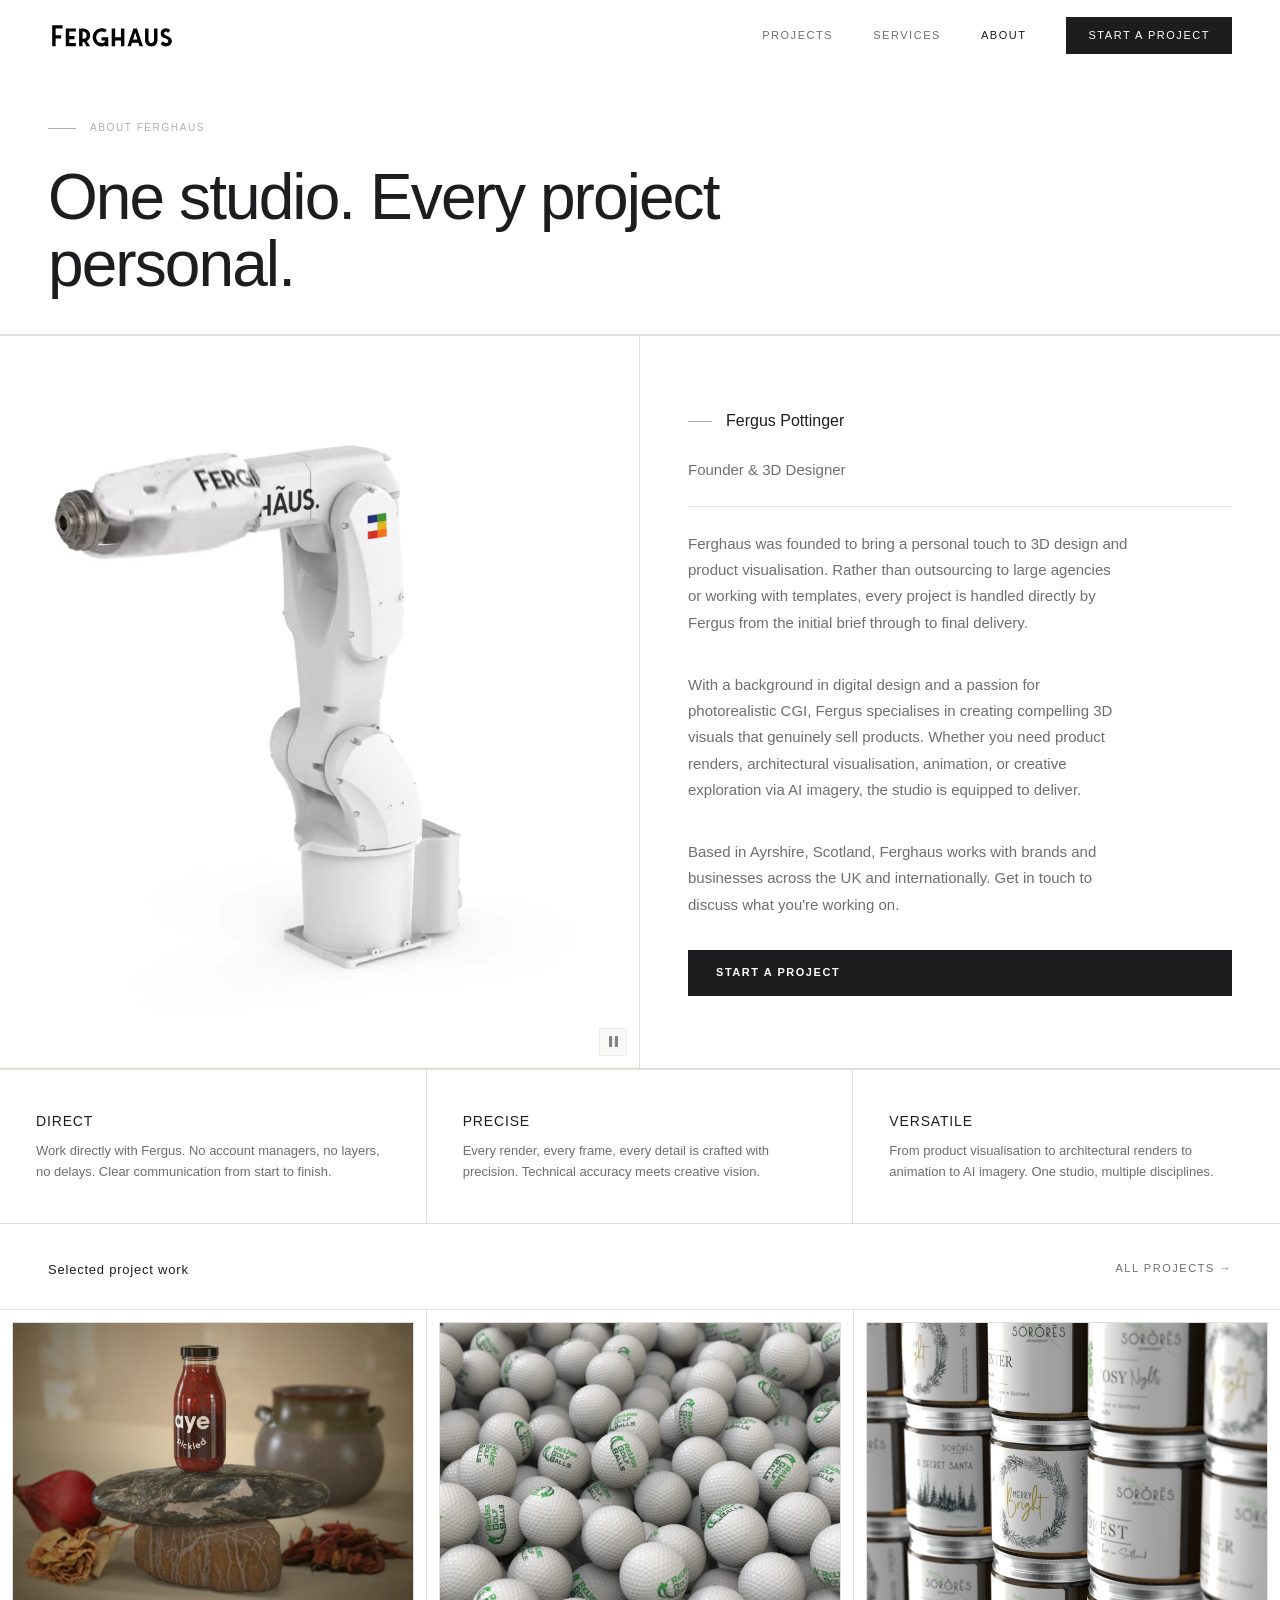
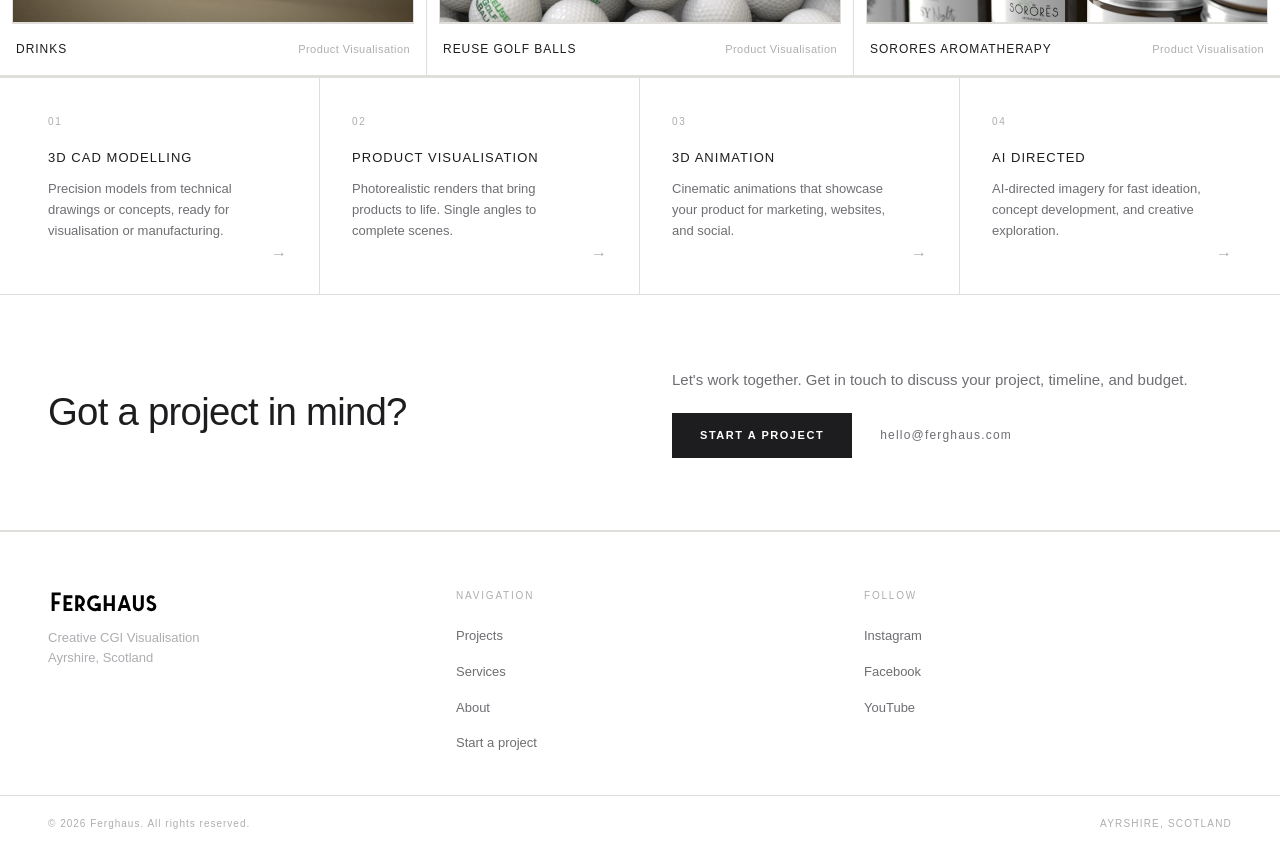
<file: about/index.html>
<!DOCTYPE html>
<html lang="en">
<head>
  <meta charset="UTF-8">
  <meta name="viewport" content="width=device-width, initial-scale=1.0">
  <meta name="description" content="Ferghaus is the studio of Fergus Pottinger, a freelance 3D designer based in Ayrshire, Scotland. Every project handled personally from brief to delivery.">
  <meta name="theme-color" content="#f4f3f0">

  <!-- Canonical -->
  <link rel="canonical" href="https://ferghaus.com/about/">

  <!-- Open Graph -->
  <meta property="og:title" content="About | Ferghaus">
  <meta property="og:description" content="Ferghaus is the studio of Fergus Pottinger, a freelance 3D designer based in Ayrshire, Scotland. Every project handled personally from brief to delivery.">
  <meta property="og:type" content="website">
  <meta property="og:url" content="https://ferghaus.com/about/">
  <meta property="og:image" content="https://ferghaus.com/assets/images/about/about-screent-1200.webp">

  <!-- Styles -->
  <link rel="stylesheet" href="/assets/css/main.css">

  <title>About | Ferghaus</title>

  <!-- Structured Data -->
  <script type="application/ld+json">
  {
    "@context": "https://schema.org",
    "@type": "Person",
    "name": "Fergus Pottinger",
    "jobTitle": "3D Designer",
    "worksFor": {
      "@type": "Organization",
      "name": "Ferghaus"
    },
    "url": "https://ferghaus.com/about/",
    "sameAs": [
      "https://www.instagram.com/Ferghaus/",
      "https://www.facebook.com/Ferghaus/",
      "https://www.youtube.com/@Ferghausltd"
    ]
  }
  </script>
</head>
<body>
  <!-- Skip Link -->
  <a href="#main-content" class="skip-link">Skip to content</a>

  <!-- Navigation -->
  <nav class="nav" id="main-nav">
    <a class="nav-logo" href="/">
      <img src="/assets/images/global/logo.svg" alt="Ferghaus">
    </a>
    <div class="nav-links">
      <a href="/projects">Projects</a>
      <a href="/services">Services</a>
      <a href="/about" aria-current="page">About</a>
      <a href="/contact" class="btn-nav">Start a project</a>
    </div>
    <button class="nav-hamburger" id="nav-hamburger" aria-label="Toggle navigation menu" aria-expanded="false">
      <span></span>
      <span></span>
      <span></span>
    </button>  </nav>

    <div class="nav-drawer-backdrop" id="nav-backdrop"></div>
    <div class="nav-mobile-menu" id="nav-mobile-menu">
      <button class="nav-drawer-close" id="nav-drawer-close" aria-label="Close menu">&#x2715;</button>
      <a href="/">Home</a>
      <a href="/projects">Projects</a>
      <a href="/services">Services</a>
      <a href="/about">About</a>
      <a href="/contact" class="nav-mobile-cta">Start a project</a>
    </div>

  <!-- Main Content -->
  <main id="main-content">

    <!-- Page Header -->
    <section class="page-header">
      <div class="eyebrow t-label">About Ferghaus</div>
      <h1>One studio. Every project personal.</h1>
    </section>

    <!-- About Split -->
    <section class="about-strip">
      <div class="about-image">
        <video autoplay muted loop playsinline aria-label="3D robot arm animation">
          <source src="/assets/videos/loops/robot-arm.webm" type="video/webm">
          <source src="/assets/videos/loops/robot-arm.mp4" type="video/mp4">
        </video>
      </div>
      <div class="about-content">
        <div class="about-eyebrow">Fergus Pottinger</div>
        <h2 class="about-role">Founder &amp; 3D Designer</h2>
        <hr class="about-divider">
        <p class="about-p">Ferghaus was founded to bring a personal touch to 3D design and product visualisation. Rather than outsourcing to large agencies or working with templates, every project is handled directly by Fergus from the initial brief through to final delivery.</p>
        <p class="about-p">With a background in digital design and a passion for photorealistic CGI, Fergus specialises in creating compelling 3D visuals that genuinely sell products. Whether you need product renders, architectural visualisation, animation, or creative exploration via AI imagery, the studio is equipped to deliver.</p>
        <p class="about-p about-p--last">Based in Ayrshire, Scotland, Ferghaus works with brands and businesses across the UK and internationally. Get in touch to discuss what you're working on.</p>
        <a href="/contact" class="btn-primary">Start a project</a>
      </div>
    </section>

    <!-- Credentials Strip -->
    <section class="info-strip">
      <div class="info-item">
        <div class="info-title">Direct</div>
        <p class="info-desc">Work directly with Fergus. No account managers, no layers, no delays. Clear communication from start to finish.</p>
      </div>
      <div class="info-item">
        <div class="info-title">Precise</div>
        <p class="info-desc">Every render, every frame, every detail is crafted with precision. Technical accuracy meets creative vision.</p>
      </div>
      <div class="info-item">
        <div class="info-title">Versatile</div>
        <p class="info-desc">From product visualisation to architectural renders to animation to AI imagery. One studio, multiple disciplines.</p>
      </div>
    </section>

    <!-- Selected Projects -->
    <section class="section-border-bottom">
      <div class="section-header">
        <h2 class="section-header-label">Selected project work</h2>
        <a href="/projects" class="btn-ghost">All projects →</a>
      </div>
      <div class="projects-grid">

        <a href="/projects/drinks" class="project-card">
          <div class="project-card-img">
            <picture>
              <source srcset="/assets/images/projects/drinks/aye-pickle-800.webp 800w, /assets/images/projects/drinks/aye-pickle-1200.webp 1200w, /assets/images/projects/drinks/aye-pickle-1600.webp 1600w">
              <img src="/assets/images/projects/drinks/aye-pickle-1200.webp" alt="Drinks project">
            </picture>
            <div class="project-card-overlay">
              <span class="project-card-overlay-cta">View project →</span>
            </div>
          </div>
          <div class="project-card-info">
            <span class="project-card-name">Drinks</span>
            <span class="project-card-cat">Product Visualisation</span>
          </div>
        </a>

        <a href="/projects/reuse-golf-balls" class="project-card">
          <div class="project-card-img">
            <picture>
              <source srcset="/assets/images/projects/reuse-golf-balls/golf-ball-scenes-800.webp 800w, /assets/images/projects/reuse-golf-balls/golf-ball-scenes-1200.webp 1200w, /assets/images/projects/reuse-golf-balls/golf-ball-scenes-1600.webp 1600w">
              <img src="/assets/images/projects/reuse-golf-balls/golf-ball-scenes-1200.webp" alt="ReUse Golf Balls project">
            </picture>
            <div class="project-card-overlay">
              <span class="project-card-overlay-cta">View project →</span>
            </div>
          </div>
          <div class="project-card-info">
            <span class="project-card-name">ReUse Golf Balls</span>
            <span class="project-card-cat">Product Visualisation</span>
          </div>
        </a>

        <a href="/projects/sorores-aromatherapy" class="project-card">
          <div class="project-card-img">
            <picture>
              <source srcset="/assets/images/projects/sorores-aromatherapy/120ml-candle-800.webp 800w, /assets/images/projects/sorores-aromatherapy/120ml-candle-1200.webp 1200w, /assets/images/projects/sorores-aromatherapy/120ml-candle-1600.webp 1600w">
              <img src="/assets/images/projects/sorores-aromatherapy/120ml-candle-1200.webp" alt="Sorores Aromatherapy project">
            </picture>
            <div class="project-card-overlay">
              <span class="project-card-overlay-cta">View project →</span>
            </div>
          </div>
          <div class="project-card-info">
            <span class="project-card-name">Sorores Aromatherapy</span>
            <span class="project-card-cat">Product Visualisation</span>
          </div>
        </a>

      </div>
    </section>

    <!-- Services Strip -->
    <div class="services-strip">
      <a href="/services/3d-cad-modelling" class="service-item fade-up">
        <div class="service-num">01</div>
        <div class="service-name">3D CAD Modelling</div>
        <div class="service-desc">Precision models from technical drawings or concepts, ready for visualisation or manufacturing.</div>
        <span class="service-arrow">→</span>
      </a>
      <a href="/services/product-visualisation" class="service-item fade-up">
        <div class="service-num">02</div>
        <div class="service-name">Product Visualisation</div>
        <div class="service-desc">Photorealistic renders that bring products to life. Single angles to complete scenes.</div>
        <span class="service-arrow">→</span>
      </a>
      <a href="/services/3d-animation" class="service-item fade-up">
        <div class="service-num">03</div>
        <div class="service-name">3D Animation</div>
        <div class="service-desc">Cinematic animations that showcase your product for marketing, websites, and social.</div>
        <span class="service-arrow">→</span>
      </a>
      <a href="/services/ai-images-generation" class="service-item fade-up">
        <div class="service-num">04</div>
        <div class="service-name">AI Directed</div>
        <div class="service-desc">AI-directed imagery for fast ideation, concept development, and creative exploration.</div>
        <span class="service-arrow">→</span>
      </a>
    </div>

    <!-- CTA Section -->
    <section class="cta-section">
      <h2 class="cta-h2">Got a project in mind?</h2>
      <div class="cta-right">
        <p class="cta-p">Let's work together. Get in touch to discuss your project, timeline, and budget.</p>
        <div class="cta-actions">
          <a href="/contact" class="btn-primary">Start a project</a>
          <a href="mailto:hello@ferghaus.com" class="cta-email">hello@ferghaus.com</a>
        </div>
      </div>
    </section>

  </main>

  <!-- Footer -->
  <footer>
    <div class="footer-brand">
      <a href="/">
        <img src="/assets/images/global/logo.svg" alt="Ferghaus">
      </a>
      <p class="footer-tagline">Creative CGI Visualisation<br>Ayrshire, Scotland</p>
    </div>
    <div class="footer-col">
      <h3>Navigation</h3>
      <ul>
        <li><a href="/projects">Projects</a></li>
        <li><a href="/services">Services</a></li>
        <li><a href="/about">About</a></li>
        <li><a href="/contact">Start a project</a></li>
      </ul>
    </div>
    <div class="footer-col">
      <h3>Follow</h3>
      <ul>
        <li><a href="https://www.instagram.com/Ferghaus/" target="_blank" rel="noopener noreferrer">Instagram</a></li>
        <li><a href="https://www.facebook.com/Ferghaus/" target="_blank" rel="noopener noreferrer">Facebook</a></li>
        <li><a href="https://www.youtube.com/@Ferghausltd" target="_blank" rel="noopener noreferrer">YouTube</a></li>
      </ul>
    </div>
  </footer>
  <div class="footer-bottom">
    <span class="footer-copy">&copy; 2026 Ferghaus. All rights reserved.</span>
    <span class="footer-location">Ayrshire, Scotland</span>
  </div>

  <!-- Scripts -->
  <script src="/assets/js/main.js"></script>
</body>
</html>
</file>
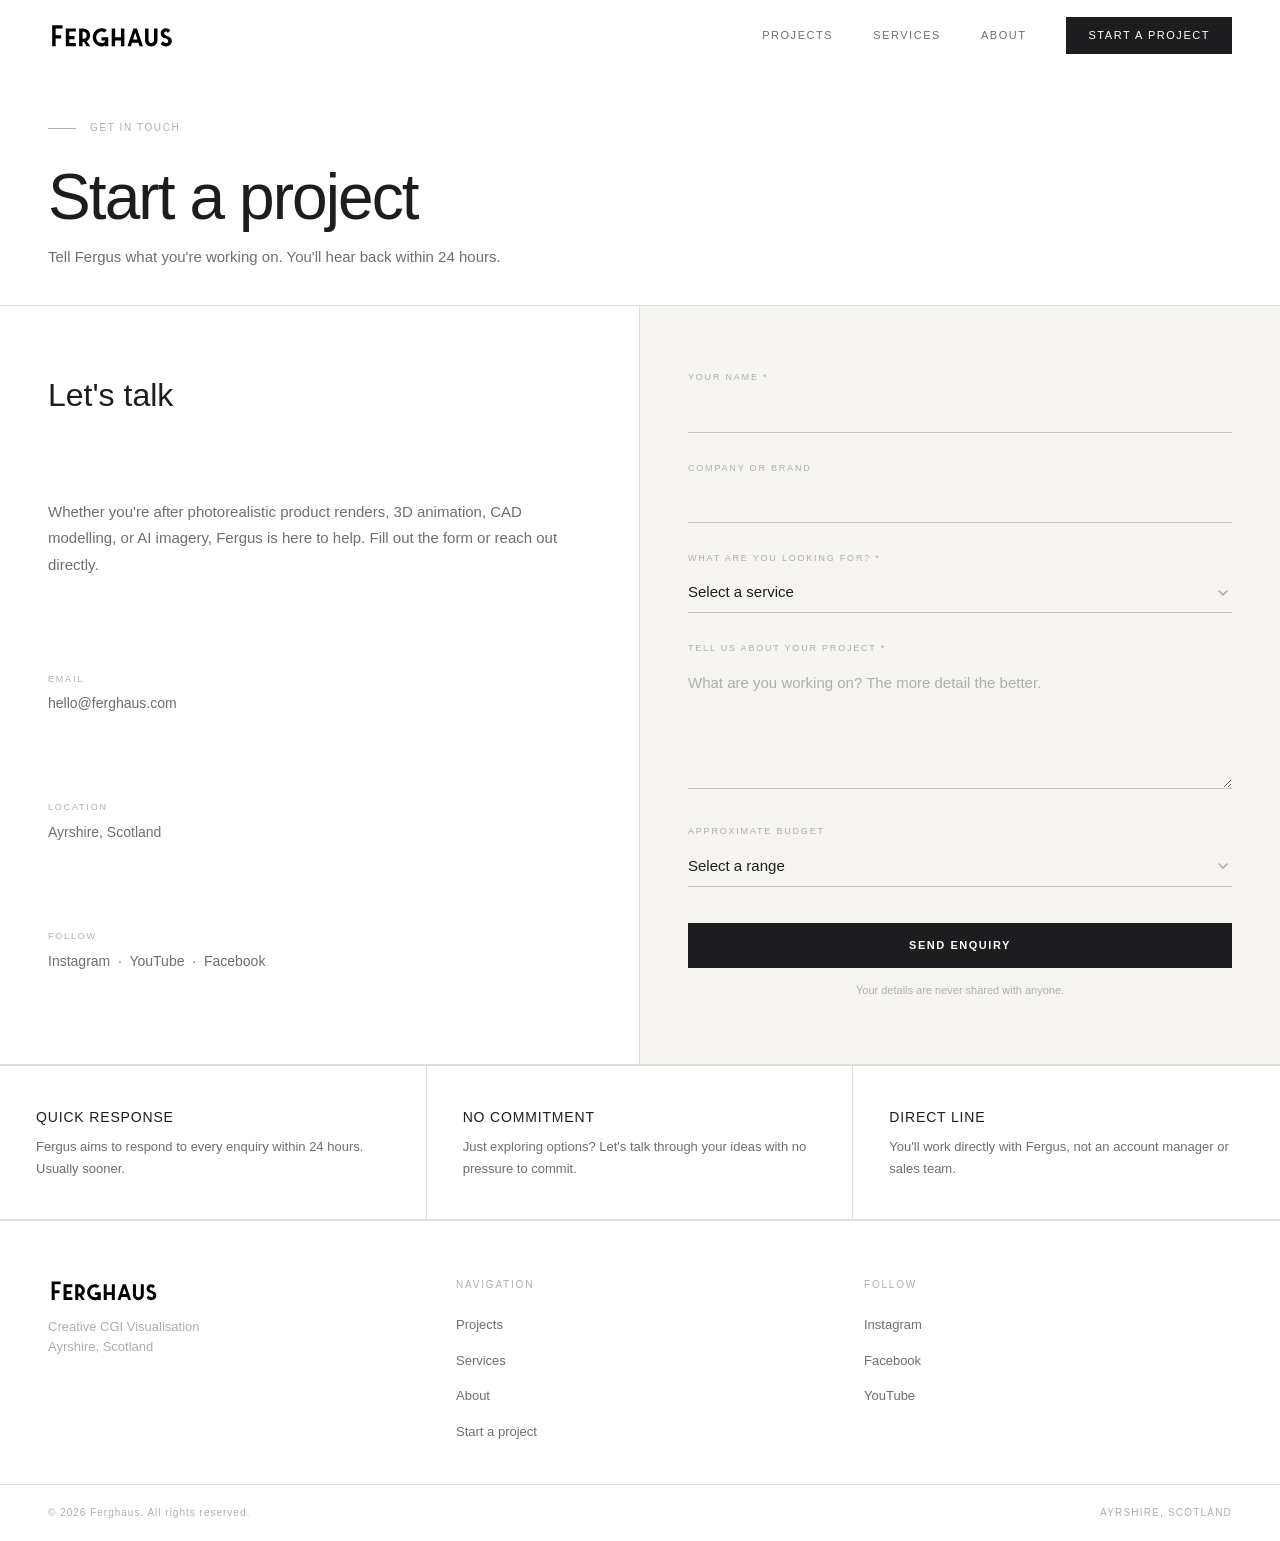
<file: contact/index.html>
<!DOCTYPE html>
<html lang="en">
<head>
  <meta charset="UTF-8">
  <meta name="viewport" content="width=device-width, initial-scale=1.0">
  <meta name="description" content="Start a project with Ferghaus. Get in touch to discuss 3D visualisation, CAD modelling, animation, or AI imagery. Based in Ayrshire, Scotland.">
  <meta name="theme-color" content="#f4f3f0">

  <!-- Canonical -->
  <link rel="canonical" href="https://ferghaus.com/contact/">

  <!-- Open Graph -->
  <meta property="og:title" content="Contact | Ferghaus">
  <meta property="og:description" content="Start a project with Ferghaus. Get in touch to discuss 3D visualisation, CAD modelling, animation, or AI imagery. Based in Ayrshire, Scotland.">
  <meta property="og:type" content="website">
  <meta property="og:url" content="https://ferghaus.com/contact/">

  <!-- Styles -->
  <link rel="stylesheet" href="/assets/css/main.css">

  <title>Contact | Ferghaus</title>

  <!-- Structured Data -->
  <script type="application/ld+json">
  {
    "@context": "https://schema.org",
    "@type": "ContactPage",
    "name": "Contact Ferghaus",
    "url": "https://ferghaus.com/contact/",
    "contactPoint": {
      "@type": "ContactPoint",
      "email": "hello@ferghaus.com",
      "areaServed": "GB"
    }
  }
  </script>
</head>
<body>
  <!-- Skip Link -->
  <a href="#main-content" class="skip-link">Skip to content</a>

  <!-- Navigation -->
  <nav class="nav" id="main-nav">
    <a class="nav-logo" href="/">
      <img src="/assets/images/global/logo.svg" alt="Ferghaus">
    </a>
    <div class="nav-links">
      <a href="/projects">Projects</a>
      <a href="/services">Services</a>
      <a href="/about">About</a>
      <a href="/contact" class="btn-nav" aria-current="page">Start a project</a>
    </div>
    <button class="nav-hamburger" id="nav-hamburger" aria-label="Toggle navigation menu" aria-expanded="false">
      <span></span>
      <span></span>
      <span></span>
    </button>  </nav>

    <div class="nav-drawer-backdrop" id="nav-backdrop"></div>
    <div class="nav-mobile-menu" id="nav-mobile-menu">
      <button class="nav-drawer-close" id="nav-drawer-close" aria-label="Close menu">&#x2715;</button>
      <a href="/">Home</a>
      <a href="/projects">Projects</a>
      <a href="/services">Services</a>
      <a href="/about">About</a>
      <a href="/contact" class="nav-mobile-cta">Start a project</a>
    </div>

  <!-- Main Content -->
  <main id="main-content">

    <!-- Page Header -->
    <section class="page-header">
      <div class="eyebrow t-label">Get in touch</div>
      <h1>Start a project</h1>
      <p class="sub">Tell Fergus what you're working on. You'll hear back within 24 hours.</p>
    </section>

    <!-- Contact Grid -->
    <section class="contact-grid">

      <!-- Left: Contact Info -->
      <div class="contact-info">
        <h2>Let's talk</h2>
        <p>Whether you're after photorealistic product renders, 3D animation, CAD modelling, or AI imagery, Fergus is here to help. Fill out the form or reach out directly.</p>

        <div class="contact-detail">
          <div class="contact-detail-label">Email</div>
          <div class="contact-detail-value">
            <a href="mailto:hello@ferghaus.com">hello@ferghaus.com</a>
          </div>
        </div>

        <div class="contact-detail">
          <div class="contact-detail-label">Location</div>
          <div class="contact-detail-value">Ayrshire, Scotland</div>
        </div>

        <div class="contact-detail">
          <div class="contact-detail-label">Follow</div>
          <div class="contact-detail-value">
            <a href="https://www.instagram.com/Ferghaus/" target="_blank" rel="noopener noreferrer">Instagram</a>
            &nbsp;&middot;&nbsp;
            <a href="https://www.youtube.com/@Ferghausltd" target="_blank" rel="noopener noreferrer">YouTube</a>
            &nbsp;&middot;&nbsp;
            <a href="https://www.facebook.com/Ferghaus/" target="_blank" rel="noopener noreferrer">Facebook</a>
          </div>
        </div>
      </div>

      <!-- Right: Contact Form -->
      <div class="contact-form-wrap">
        <form action="https://api.web3forms.com/submit" method="POST" class="contact-form">
          <!-- Hidden fields for Web3Forms -->
          <input type="hidden" name="access_key" value="REPLACE_WITH_WEB3FORMS_KEY">
          <input type="hidden" name="subject" value="New enquiry from Ferghaus.com">
          <input type="hidden" name="redirect" value="https://ferghaus.com/contact/?sent=true">

          <div class="form-group">
            <label for="name" class="form-label">Your name <span aria-label="required">*</span></label>
            <input type="text" id="name" name="name" class="form-input" required>
          </div>

          <div class="form-group">
            <label for="company" class="form-label">Company or brand</label>
            <input type="text" id="company" name="company" class="form-input">
          </div>

          <div class="form-group">
            <label for="service" class="form-label">What are you looking for? <span aria-label="required">*</span></label>
            <select id="service" name="service" class="form-select" required>
              <option value="">Select a service</option>
              <option value="3D CAD Modelling">3D CAD Modelling</option>
              <option value="Product Visualisation">Product Visualisation</option>
              <option value="3D Animation">3D Animation</option>
              <option value="AI Directed">AI Directed</option>
              <option value="Not sure yet">Not sure yet</option>
            </select>
          </div>

          <div class="form-group">
            <label for="message" class="form-label">Tell us about your project <span aria-label="required">*</span></label>
            <textarea id="message" name="message" class="form-textarea" rows="6" placeholder="What are you working on? The more detail the better." required></textarea>
          </div>

          <div class="form-group">
            <label for="budget" class="form-label">Approximate budget</label>
            <select id="budget" name="budget" class="form-select">
              <option value="">Select a range</option>
              <option value="Under £500">Under £500</option>
              <option value="£500–£1,500">£500&ndash;£1,500</option>
              <option value="£1,500–£5,000">£1,500&ndash;£5,000</option>
              <option value="£5,000+">£5,000+</option>
              <option value="Prefer not to say">Prefer not to say</option>
            </select>
          </div>

          <button type="submit" class="btn-submit">Send enquiry</button>
          <p class="form-note">Your details are never shared with anyone.</p>
        </form>
      </div>

    </section>

    <!-- Reassurance Strip -->
    <section class="info-strip">
      <div class="info-item">
        <div class="info-title">Quick response</div>
        <p class="info-desc">Fergus aims to respond to every enquiry within 24 hours. Usually sooner.</p>
      </div>
      <div class="info-item">
        <div class="info-title">No commitment</div>
        <p class="info-desc">Just exploring options? Let's talk through your ideas with no pressure to commit.</p>
      </div>
      <div class="info-item">
        <div class="info-title">Direct line</div>
        <p class="info-desc">You'll work directly with Fergus, not an account manager or sales team.</p>
      </div>
    </section>

  </main>

  <!-- Footer -->
  <footer>
    <div class="footer-brand">
      <a href="/">
        <img src="/assets/images/global/logo.svg" alt="Ferghaus">
      </a>
      <p class="footer-tagline">Creative CGI Visualisation<br>Ayrshire, Scotland</p>
    </div>
    <div class="footer-col">
      <h3>Navigation</h3>
      <ul>
        <li><a href="/projects">Projects</a></li>
        <li><a href="/services">Services</a></li>
        <li><a href="/about">About</a></li>
        <li><a href="/contact">Start a project</a></li>
      </ul>
    </div>
    <div class="footer-col">
      <h3>Follow</h3>
      <ul>
        <li><a href="https://www.instagram.com/Ferghaus/" target="_blank" rel="noopener noreferrer">Instagram</a></li>
        <li><a href="https://www.facebook.com/Ferghaus/" target="_blank" rel="noopener noreferrer">Facebook</a></li>
        <li><a href="https://www.youtube.com/@Ferghausltd" target="_blank" rel="noopener noreferrer">YouTube</a></li>
      </ul>
    </div>
  </footer>
  <div class="footer-bottom">
    <span class="footer-copy">&copy; 2026 Ferghaus. All rights reserved.</span>
    <span class="footer-location">Ayrshire, Scotland</span>
  </div>

  <!-- Scripts -->
  <script src="/assets/js/main.js"></script>
</body>
</html>
</file>
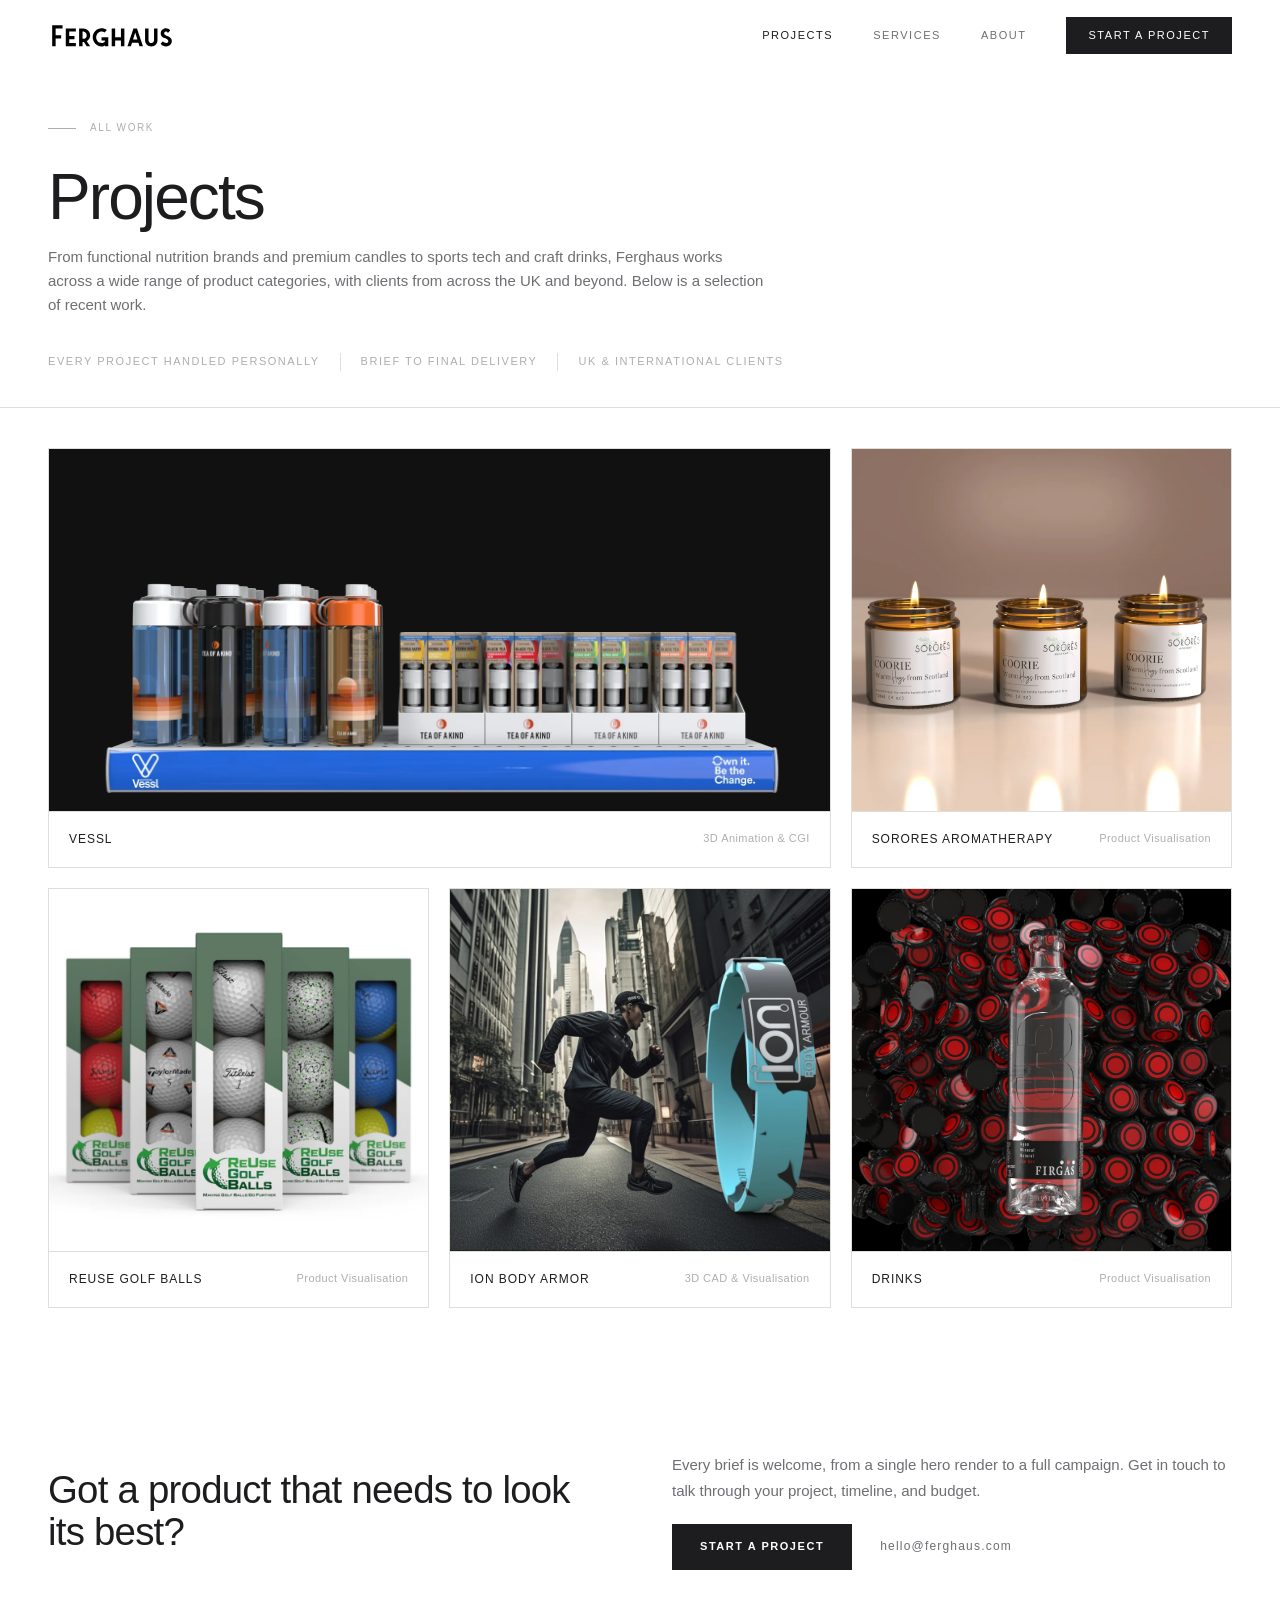
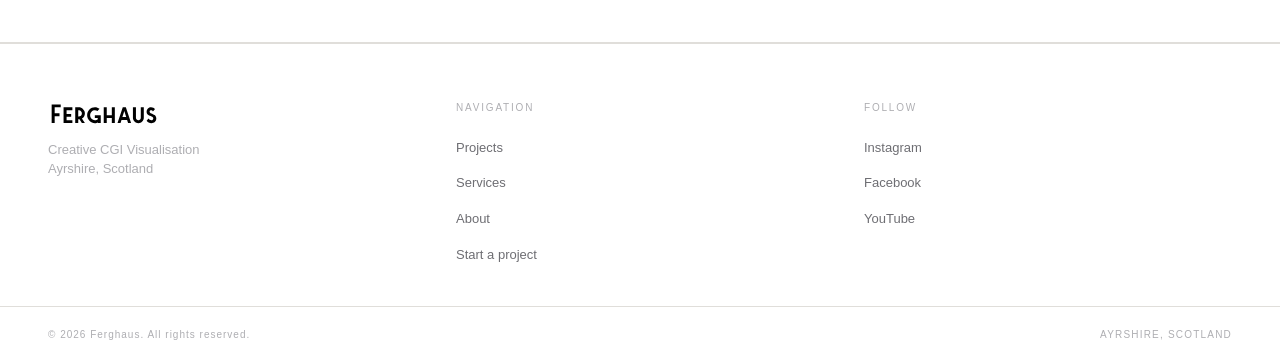
<file: projects/index.html>
<!DOCTYPE html>
<html lang="en">
<head>
  <meta charset="UTF-8">
  <meta name="viewport" content="width=device-width, initial-scale=1.0">
  <meta name="description" content="Selected CGI, product visualisation, and 3D animation work by Ferghaus. Every project handled personally from brief to final render.">
  <meta name="theme-color" content="#ffffff">

  <link rel="canonical" href="https://ferghaus.com/projects/">

  <meta property="og:title" content="Projects | Ferghaus">
  <meta property="og:description" content="Selected CGI, product visualisation, and 3D animation work by Ferghaus. Every project handled personally from brief to final render.">
  <meta property="og:type" content="website">
  <meta property="og:url" content="https://ferghaus.com/projects/">
  <meta property="og:image" content="https://ferghaus.com/assets/images/projects/vessl/vessl-boxes-711-1200.webp">

  <link rel="stylesheet" href="/assets/css/main.css">

  <title>Projects | Ferghaus</title>

  <script type="application/ld+json">
  {
    "@context": "https://schema.org",
    "@type": "LocalBusiness",
    "name": "Ferghaus",
    "description": "Ferghaus creates photorealistic 3D visuals, animations, and renders for brands that need their products to look exactly right.",
    "url": "https://ferghaus.com",
    "address": {
      "@type": "PostalAddress",
      "addressRegion": "Ayrshire",
      "addressCountry": "GB"
    },
    "sameAs": [
      "https://www.instagram.com/Ferghaus/",
      "https://www.facebook.com/Ferghaus/",
      "https://www.youtube.com/@Ferghausltd"
    ]
  }
  </script>
</head>
<body>
  <a href="#main-content" class="skip-link">Skip to content</a>

  <!-- Navigation -->
  <nav class="nav" id="main-nav">
    <a href="/" class="nav-logo">
      <img src="/assets/images/global/logo.svg" alt="Ferghaus">
    </a>
    <div class="nav-links">
      <a href="/projects">Projects</a>
      <a href="/services">Services</a>
      <a href="/about">About</a>
      <a href="/contact" class="btn-nav">Start a project</a>
    </div>
    <button class="nav-hamburger" id="nav-hamburger" aria-label="Toggle navigation menu" aria-expanded="false">
      <span></span>
      <span></span>
      <span></span>
    </button>  </nav>

    <div class="nav-drawer-backdrop" id="nav-backdrop"></div>
    <div class="nav-mobile-menu" id="nav-mobile-menu">
      <button class="nav-drawer-close" id="nav-drawer-close" aria-label="Close menu">&#x2715;</button>
      <a href="/">Home</a>
      <a href="/projects">Projects</a>
      <a href="/services">Services</a>
      <a href="/about">About</a>
      <a href="/contact" class="nav-mobile-cta">Start a project</a>
    </div>

  <main id="main-content">

    <!-- Page Header -->
    <section class="page-header">
      <div class="eyebrow t-label">All work</div>
      <h1>Projects</h1>
      <p class="sub">From functional nutrition brands and premium candles to sports tech and craft drinks, Ferghaus works across a wide range of product categories, with clients from across the UK and beyond. Below is a selection of recent work.</p>
      <div class="page-header-meta">
        <span>Every project handled personally</span>
        <span>Brief to final delivery</span>
        <span>UK &amp; international clients</span>
      </div>
    </section>

    <!-- Projects Grid -->
    <section>
      <div class="projects-grid projects-grid--immersive">

        <!-- Vessl — Featured (spans 2 cols) -->
        <a href="/projects/vessl" class="project-card project-card--featured fade-up">
          <div class="project-card-img">
            <picture>
              <source srcset="/assets/images/projects/vessl/vessl-shelf-website-non-branded-2-800.webp 800w, /assets/images/projects/vessl/vessl-shelf-website-non-branded-2-1200.webp 1200w, /assets/images/projects/vessl/vessl-shelf-website-non-branded-2-1600.webp 1600w">
              <img src="/assets/images/projects/vessl/vessl-shelf-website-non-branded-2-1200.webp" alt="Vessl — product packaging CGI and 3D animation" loading="eager" style="object-position: center center;">
            </picture>
            <div class="project-card-overlay">
              <span class="project-card-overlay-cta">View project →</span>
            </div>
          </div>
          <div class="project-card-info">
            <span class="project-card-name">Vessl</span>
            <span class="project-card-cat">3D Animation & CGI</span>
          </div>
        </a>

        <!-- Sorores Aromatherapy -->
        <a href="/projects/sorores-aromatherapy" class="project-card fade-up">
          <div class="project-card-img">
            <picture>
              <source srcset="/assets/images/projects/sorores-aromatherapy/3-candles-copy-800.webp 800w, /assets/images/projects/sorores-aromatherapy/3-candles-copy-1200.webp 1200w, /assets/images/projects/sorores-aromatherapy/3-candles-copy-1600.webp 1600w">
              <img src="/assets/images/projects/sorores-aromatherapy/3-candles-copy-1200.webp" alt="Sorores Aromatherapy — product renders and lifestyle CGI" loading="lazy" style="object-position: center 30%;">
            </picture>
            <div class="project-card-overlay">
              <span class="project-card-overlay-cta">View project →</span>
            </div>
          </div>
          <div class="project-card-info">
            <span class="project-card-name">Sorores Aromatherapy</span>
            <span class="project-card-cat">Product Visualisation</span>
          </div>
        </a>

        <!-- ReUse Golf Balls -->
        <a href="/projects/reuse-golf-balls" class="project-card fade-up">
          <div class="project-card-img">
            <picture>
              <source srcset="/assets/images/projects/reuse-golf-balls/reuse-golf-balls-packaging-800.webp 800w, /assets/images/projects/reuse-golf-balls/reuse-golf-balls-packaging-1200.webp 1200w, /assets/images/projects/reuse-golf-balls/reuse-golf-balls-packaging-1600.webp 1600w">
              <img src="/assets/images/projects/reuse-golf-balls/reuse-golf-balls-packaging-1200.webp" alt="ReUse Golf Balls — packaging visualisation" loading="lazy">
            </picture>
            <div class="project-card-overlay">
              <span class="project-card-overlay-cta">View project →</span>
            </div>
          </div>
          <div class="project-card-info">
            <span class="project-card-name">ReUse Golf Balls</span>
            <span class="project-card-cat">Product Visualisation</span>
          </div>
        </a>

        <!-- Ion Body Armor -->
        <a href="/projects/ion-body-armor" class="project-card fade-up">
          <div class="project-card-img">
            <picture>
              <source srcset="/assets/images/projects/ion-body-armor/ion-body-armour-band-800.webp 800w, /assets/images/projects/ion-body-armor/ion-body-armour-band-1200.webp 1200w, /assets/images/projects/ion-body-armor/ion-body-armour-band-1600.webp 1600w">
              <img src="/assets/images/projects/ion-body-armor/ion-body-armour-band-1200.webp" alt="Ion Body Armor — 3D CAD and product visualisation" loading="lazy" style="object-position: 75% center;">
            </picture>
            <div class="project-card-overlay">
              <span class="project-card-overlay-cta">View project →</span>
            </div>
          </div>
          <div class="project-card-info">
            <span class="project-card-name">Ion Body Armor</span>
            <span class="project-card-cat">3D CAD & Visualisation</span>
          </div>
        </a>

        <!-- Drinks -->
        <a href="/projects/drinks" class="project-card fade-up">
          <div class="project-card-img">
            <picture>
              <source srcset="/assets/images/projects/drinks/firgas-376-800.webp 800w, /assets/images/projects/drinks/firgas-376-1200.webp 1200w, /assets/images/projects/drinks/firgas-376-1600.webp 1600w">
              <img src="/assets/images/projects/drinks/firgas-376-1200.webp" alt="Drinks — commercial product renders and scene styling" loading="lazy">
            </picture>
            <div class="project-card-overlay">
              <span class="project-card-overlay-cta">View project →</span>
            </div>
          </div>
          <div class="project-card-info">
            <span class="project-card-name">Drinks</span>
            <span class="project-card-cat">Product Visualisation</span>
          </div>
        </a>

      </div>
    </section>

    <!-- CTA Section -->
    <section class="cta-section">
      <h2 class="cta-h2">Got a product that needs to look its best?</h2>
      <div class="cta-right">
        <p class="cta-p">Every brief is welcome, from a single hero render to a full campaign. Get in touch to talk through your project, timeline, and budget.</p>
        <div class="cta-actions">
          <a href="/contact" class="btn-primary">Start a project</a>
          <a href="mailto:hello@ferghaus.com" class="cta-email">hello@ferghaus.com</a>
        </div>
      </div>
    </section>

  </main>

  <!-- Footer -->
  <footer>
    <div class="footer-brand">
      <a href="/">
        <img src="/assets/images/global/logo.svg" alt="Ferghaus">
      </a>
      <p class="footer-tagline">Creative CGI Visualisation<br>Ayrshire, Scotland</p>
    </div>
    <div class="footer-col">
      <h3>Navigation</h3>
      <ul>
        <li><a href="/projects">Projects</a></li>
        <li><a href="/services">Services</a></li>
        <li><a href="/about">About</a></li>
        <li><a href="/contact">Start a project</a></li>
      </ul>
    </div>
    <div class="footer-col">
      <h3>Follow</h3>
      <ul>
        <li><a href="https://www.instagram.com/Ferghaus/" target="_blank" rel="noopener noreferrer">Instagram</a></li>
        <li><a href="https://www.facebook.com/Ferghaus/" target="_blank" rel="noopener noreferrer">Facebook</a></li>
        <li><a href="https://www.youtube.com/@Ferghausltd" target="_blank" rel="noopener noreferrer">YouTube</a></li>
      </ul>
    </div>
  </footer>
  <div class="footer-bottom">
    <span class="footer-copy">&copy; 2026 Ferghaus. All rights reserved.</span>
    <span class="footer-location">Ayrshire, Scotland</span>
  </div>

  <script src="/assets/js/main.js"></script>
</body>
</html>
</file>
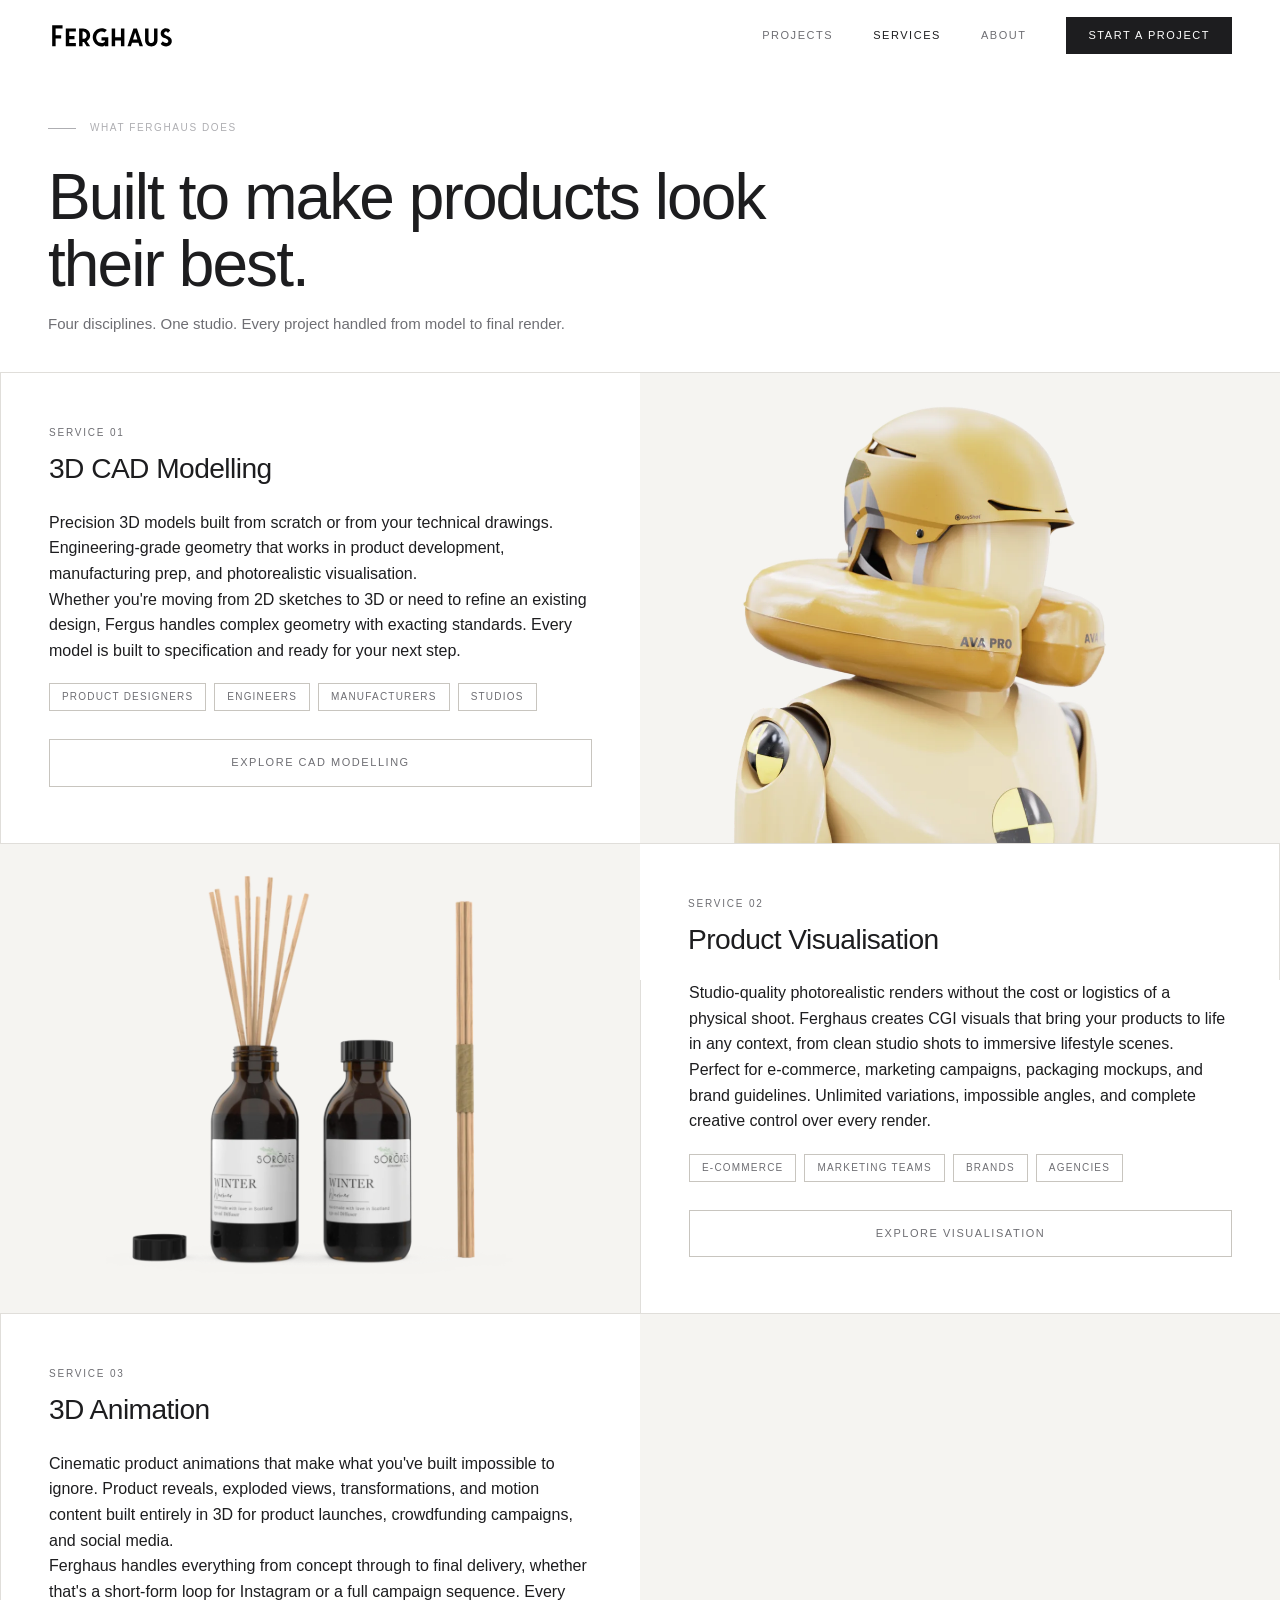
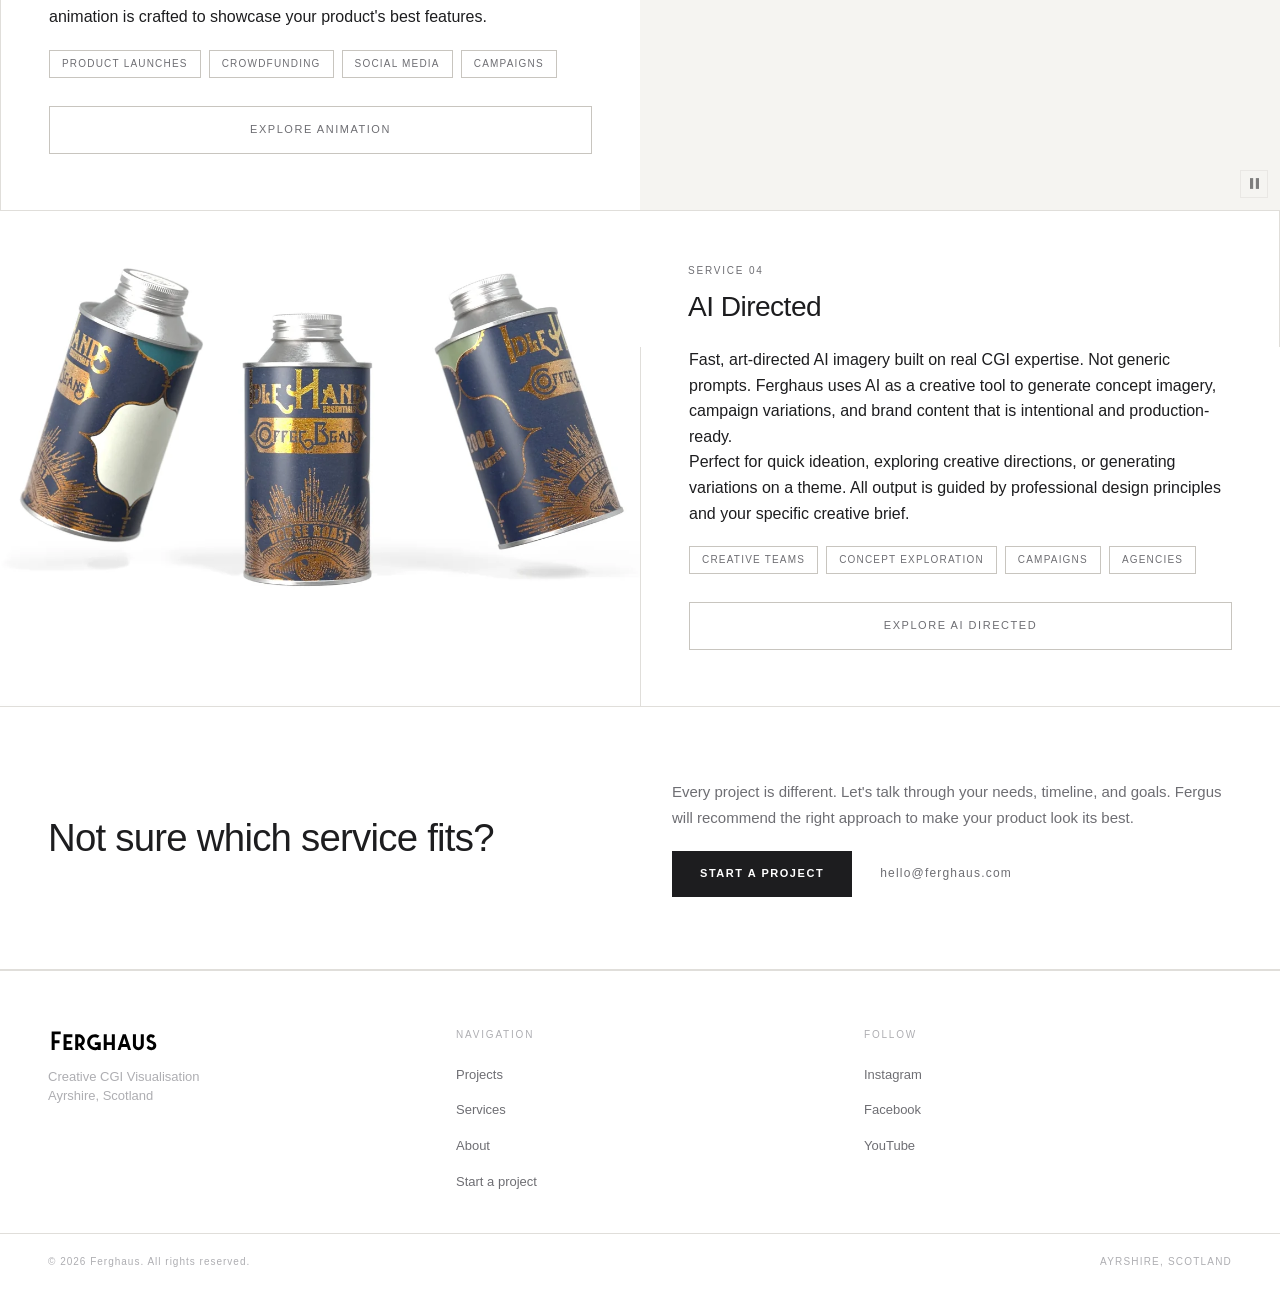
<file: services/index.html>
<!DOCTYPE html>
<html lang="en">
<head>
  <meta charset="UTF-8">
  <meta name="viewport" content="width=device-width, initial-scale=1.0">
  <meta name="description" content="3D CAD modelling, product visualisation, 3D animation, and AI-directed imagery built to help you sell and stand out. Based in Ayrshire, Scotland.">
  <meta name="theme-color" content="#f4f3f0">

  <!-- Canonical -->
  <link rel="canonical" href="https://ferghaus.com/services/">

  <!-- Open Graph -->
  <meta property="og:title" content="Services | Ferghaus">
  <meta property="og:description" content="3D CAD modelling, product visualisation, 3D animation, and AI-directed imagery built to help you sell and stand out. Based in Ayrshire, Scotland.">
  <meta property="og:type" content="website">
  <meta property="og:url" content="https://ferghaus.com/services/">
  <meta property="og:image" content="https://ferghaus.com/assets/images/projects/drinks/coffee-tin-1200.webp">

  <!-- Styles -->
  <link rel="stylesheet" href="/assets/css/main.css">

  <title>Services | Ferghaus</title>

  <!-- Structured Data -->
  <script type="application/ld+json">
  {
    "@context": "https://schema.org",
    "@type": "Service",
    "provider": {
      "@type": "LocalBusiness",
      "name": "Ferghaus",
      "url": "https://ferghaus.com"
    },
    "hasOfferingDetails": [
      {
        "@type": "Offer",
        "name": "3D CAD Modelling",
        "url": "https://ferghaus.com/services/3d-cad-modelling",
        "description": "Precision 3D CAD models built from scratch or from your technical drawings. Engineering-grade geometry for product development, manufacturing, and visualisation."
      },
      {
        "@type": "Offer",
        "name": "Product Visualisation",
        "url": "https://ferghaus.com/services/product-visualisation",
        "description": "Studio-quality photorealistic product renders without a physical shoot. CGI visuals for e-commerce, campaigns, packaging, and brand use."
      },
      {
        "@type": "Offer",
        "name": "3D Animation",
        "url": "https://ferghaus.com/services/3d-animation",
        "description": "Product reveal animations, exploded views, and motion content built in 3D for campaigns, launches, crowdfunding, and social media."
      },
      {
        "@type": "Offer",
        "name": "AI Directed",
        "url": "https://ferghaus.com/services/ai-images-generation",
        "description": "Art-directed AI imagery built on real CGI expertise. Fast creative output for campaigns, concept imagery, and brand content."
      }
    ]
  }
  </script>
</head>
<body>
  <!-- Skip Link -->
  <a href="#main-content" class="skip-link">Skip to content</a>

  <!-- Navigation -->
  <nav class="nav" id="main-nav">
    <a class="nav-logo" href="/">
      <img src="/assets/images/global/logo.svg" alt="Ferghaus">
    </a>
    <div class="nav-links">
      <a href="/projects">Projects</a>
      <a href="/services" aria-current="page">Services</a>
      <a href="/about">About</a>
      <a href="/contact" class="btn-nav">Start a project</a>
    </div>
    <button class="nav-hamburger" id="nav-hamburger" aria-label="Toggle navigation menu" aria-expanded="false">
      <span></span>
      <span></span>
      <span></span>
    </button>  </nav>

    <div class="nav-drawer-backdrop" id="nav-backdrop"></div>
    <div class="nav-mobile-menu" id="nav-mobile-menu">
      <button class="nav-drawer-close" id="nav-drawer-close" aria-label="Close menu">&#x2715;</button>
      <a href="/">Home</a>
      <a href="/projects">Projects</a>
      <a href="/services">Services</a>
      <a href="/about">About</a>
      <a href="/contact" class="nav-mobile-cta">Start a project</a>
    </div>

  <!-- Main Content -->
  <main id="main-content">

    <!-- Page Header -->
    <section class="page-header">
      <div class="eyebrow t-label">What Ferghaus does</div>
      <h1>Built to make products look their best.</h1>
      <p class="sub">Four disciplines. One studio. Every project handled from model to final render.</p>
    </section>

    <!-- Service Row 1: 3D CAD Modelling — Header left, Image right, Content left -->
    <section class="service-row service-row--overview fade-up">
      <div class="service-row-header">
        <div class="t-label">Service 01</div>
        <h2>3D CAD Modelling</h2>
      </div>
      <div class="service-row-image">
        <picture>
          <source srcset="/assets/images/projects/vessl/envoy-reliability-clip-dummy-side-view-2-47-800.webp 800w, /assets/images/projects/vessl/envoy-reliability-clip-dummy-side-view-2-47-1200.webp 1200w, /assets/images/projects/vessl/envoy-reliability-clip-dummy-side-view-2-47-1600.webp 1600w">
          <img src="/assets/images/projects/vessl/envoy-reliability-clip-dummy-side-view-2-47-1200.webp" alt="3D CAD modelling example" loading="lazy">
        </picture>
      </div>
      <div class="service-row-content">
        <p>Precision 3D models built from scratch or from your technical drawings. Engineering-grade geometry that works in product development, manufacturing prep, and photorealistic visualisation.</p>
        <p>Whether you're moving from 2D sketches to 3D or need to refine an existing design, Fergus handles complex geometry with exacting standards. Every model is built to specification and ready for your next step.</p>
        <div class="who-tags">
          <span class="who-tag">Product Designers</span>
          <span class="who-tag">Engineers</span>
          <span class="who-tag">Manufacturers</span>
          <span class="who-tag">Studios</span>
        </div>
        <a href="/services/3d-cad-modelling" class="btn-outlined">Explore CAD Modelling</a>
      </div>
    </section>

    <!-- Service Row 2: Product Visualisation — Image left, Header right, Content right -->
    <section class="service-row service-row--overview reverse fade-up">
      <div class="service-row-header">
        <div class="t-label">Service 02</div>
        <h2>Product Visualisation</h2>
      </div>
      <div class="service-row-image">
        <picture>
          <source srcset="/assets/images/services/diffuser-800.webp 800w, /assets/images/services/diffuser-1200.webp 1200w, /assets/images/services/diffuser-1600.webp 1600w">
          <img src="/assets/images/services/diffuser-1200.webp" alt="Product visualisation render example" loading="lazy">
        </picture>
      </div>
      <div class="service-row-content">
        <p>Studio-quality photorealistic renders without the cost or logistics of a physical shoot. Ferghaus creates CGI visuals that bring your products to life in any context, from clean studio shots to immersive lifestyle scenes.</p>
        <p>Perfect for e-commerce, marketing campaigns, packaging mockups, and brand guidelines. Unlimited variations, impossible angles, and complete creative control over every render.</p>
        <div class="who-tags">
          <span class="who-tag">E-Commerce</span>
          <span class="who-tag">Marketing Teams</span>
          <span class="who-tag">Brands</span>
          <span class="who-tag">Agencies</span>
        </div>
        <a href="/services/product-visualisation" class="btn-outlined">Explore Visualisation</a>
      </div>
    </section>

    <!-- Service Row 3: 3D Animation — Header left, Video right, Content left -->
    <section class="service-row service-row--overview fade-up">
      <div class="service-row-header">
        <div class="t-label">Service 03</div>
        <h2>3D Animation</h2>
      </div>
      <div class="service-row-image">
        <video autoplay loop muted playsinline>
          <source src="/assets/videos/toak-fan.mp4" type="video/mp4">
        </video>
      </div>
      <div class="service-row-content">
        <p>Cinematic product animations that make what you've built impossible to ignore. Product reveals, exploded views, transformations, and motion content built entirely in 3D for product launches, crowdfunding campaigns, and social media.</p>
        <p>Ferghaus handles everything from concept through to final delivery, whether that's a short-form loop for Instagram or a full campaign sequence. Every animation is crafted to showcase your product's best features.</p>
        <div class="who-tags">
          <span class="who-tag">Product Launches</span>
          <span class="who-tag">Crowdfunding</span>
          <span class="who-tag">Social Media</span>
          <span class="who-tag">Campaigns</span>
        </div>
        <a href="/services/3d-animation" class="btn-outlined">Explore Animation</a>
      </div>
    </section>

    <!-- Service Row 4: AI Directed — Image left, Header right, Content right -->
    <section class="service-row service-row--overview reverse fade-up">
      <div class="service-row-header">
        <div class="t-label">Service 04</div>
        <h2>AI Directed</h2>
      </div>
      <div class="service-row-image">
        <picture>
          <source srcset="/assets/images/services/coffee-tin-ai-800.webp 800w, /assets/images/services/coffee-tin-ai-1200.webp 1200w, /assets/images/services/coffee-tin-ai-1600.webp 1600w">
          <img src="/assets/images/services/coffee-tin-ai-1200.webp" alt="AI directed imagery example" loading="lazy">
        </picture>
      </div>
      <div class="service-row-content">
        <p>Fast, art-directed AI imagery built on real CGI expertise. Not generic prompts. Ferghaus uses AI as a creative tool to generate concept imagery, campaign variations, and brand content that is intentional and production-ready.</p>
        <p>Perfect for quick ideation, exploring creative directions, or generating variations on a theme. All output is guided by professional design principles and your specific creative brief.</p>
        <div class="who-tags">
          <span class="who-tag">Creative Teams</span>
          <span class="who-tag">Concept Exploration</span>
          <span class="who-tag">Campaigns</span>
          <span class="who-tag">Agencies</span>
        </div>
        <a href="/services/ai-images-generation" class="btn-outlined">Explore AI Directed</a>
      </div>
    </section>

    <!-- CTA Section -->
    <section class="cta-section fade-up">
      <h2 class="cta-h2">Not sure which service fits?</h2>
      <div class="cta-right">
        <p class="cta-p">Every project is different. Let's talk through your needs, timeline, and goals. Fergus will recommend the right approach to make your product look its best.</p>
        <div class="cta-actions">
          <a href="/contact" class="btn-primary">Start a project</a>
          <a href="mailto:hello@ferghaus.com" class="cta-email">hello@ferghaus.com</a>
        </div>
      </div>
    </section>

  </main>

  <!-- Footer -->
  <footer>
    <div class="footer-brand">
      <a href="/">
        <img src="/assets/images/global/logo.svg" alt="Ferghaus">
      </a>
      <p class="footer-tagline">Creative CGI Visualisation<br>Ayrshire, Scotland</p>
    </div>
    <div class="footer-col">
      <h3>Navigation</h3>
      <ul>
        <li><a href="/projects">Projects</a></li>
        <li><a href="/services">Services</a></li>
        <li><a href="/about">About</a></li>
        <li><a href="/contact">Start a project</a></li>
      </ul>
    </div>
    <div class="footer-col">
      <h3>Follow</h3>
      <ul>
        <li><a href="https://www.instagram.com/Ferghaus/" target="_blank" rel="noopener noreferrer">Instagram</a></li>
        <li><a href="https://www.facebook.com/Ferghaus/" target="_blank" rel="noopener noreferrer">Facebook</a></li>
        <li><a href="https://www.youtube.com/@Ferghausltd" target="_blank" rel="noopener noreferrer">YouTube</a></li>
      </ul>
    </div>
  </footer>
  <div class="footer-bottom">
    <span class="footer-copy">&copy; 2026 Ferghaus. All rights reserved.</span>
    <span class="footer-location">Ayrshire, Scotland</span>
  </div>

  <!-- Scripts -->
  <script src="/assets/js/main.js"></script>
</body>
</html>
</file>
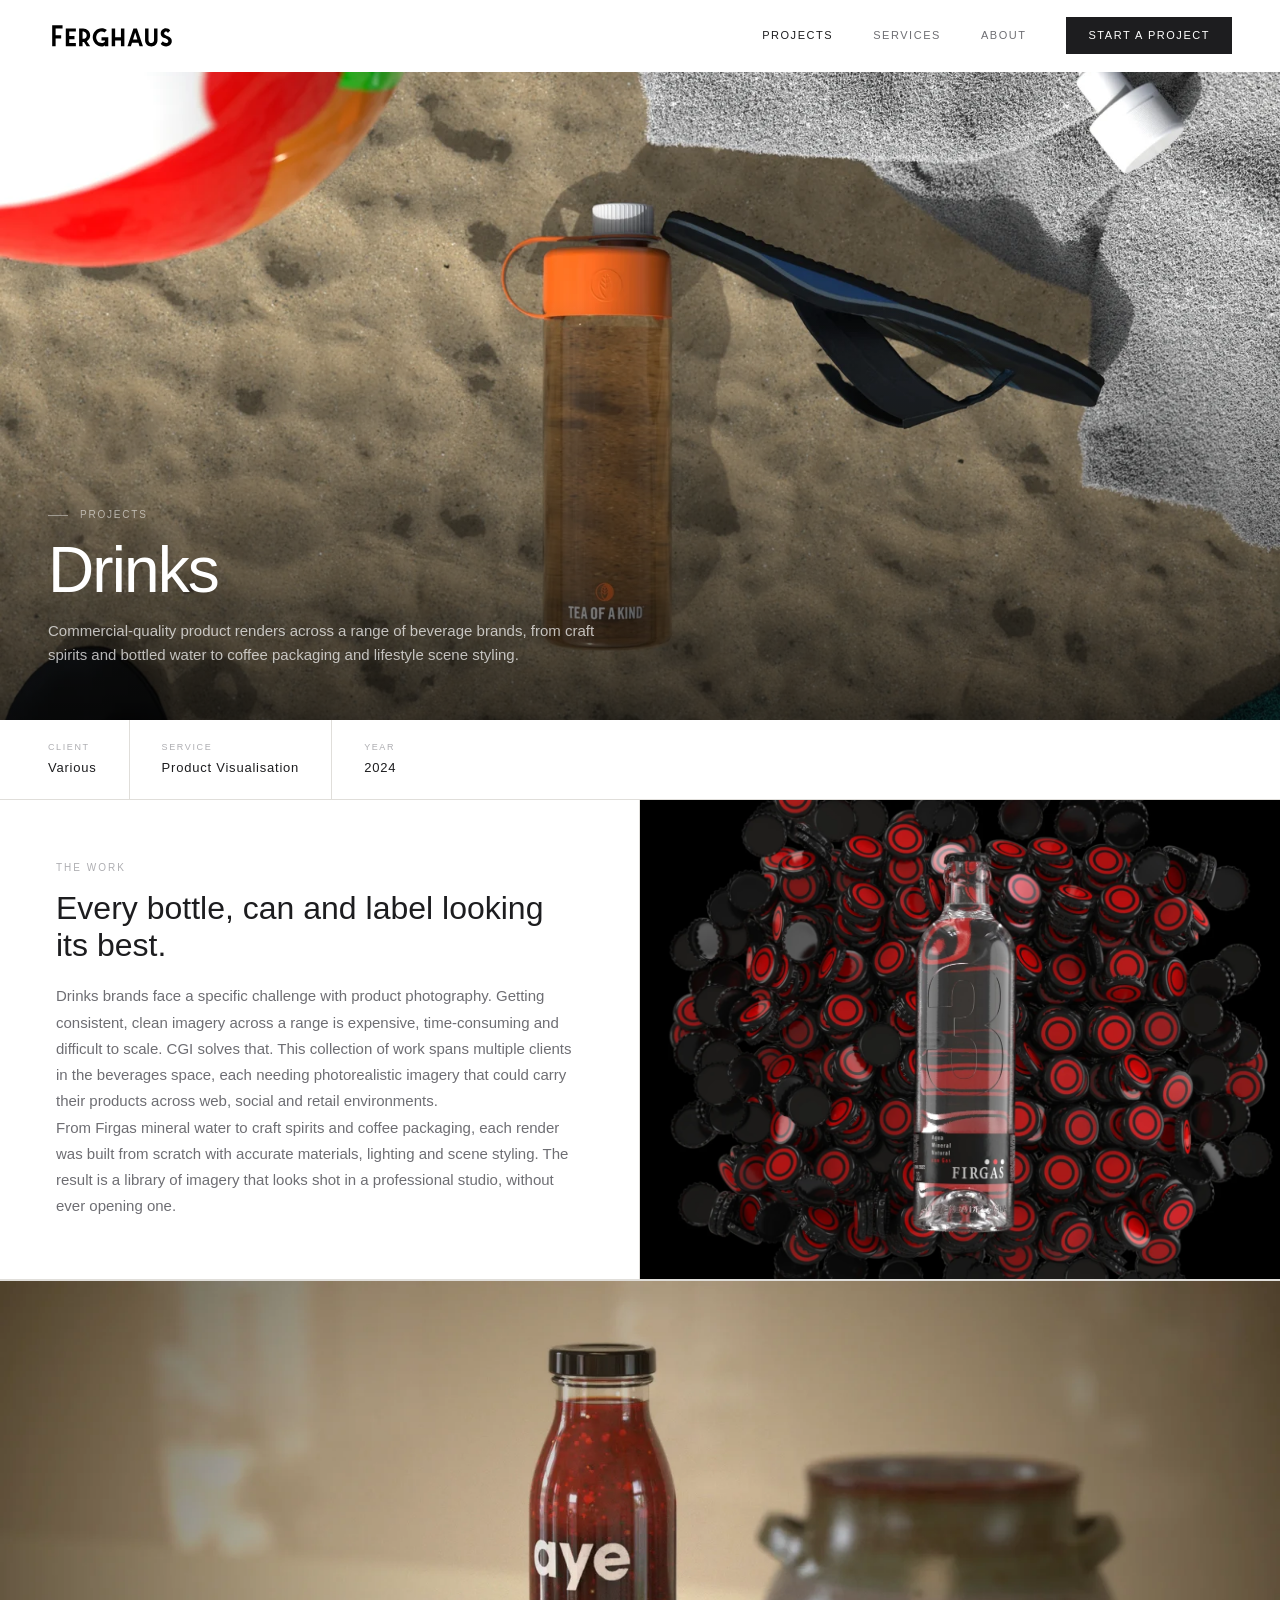
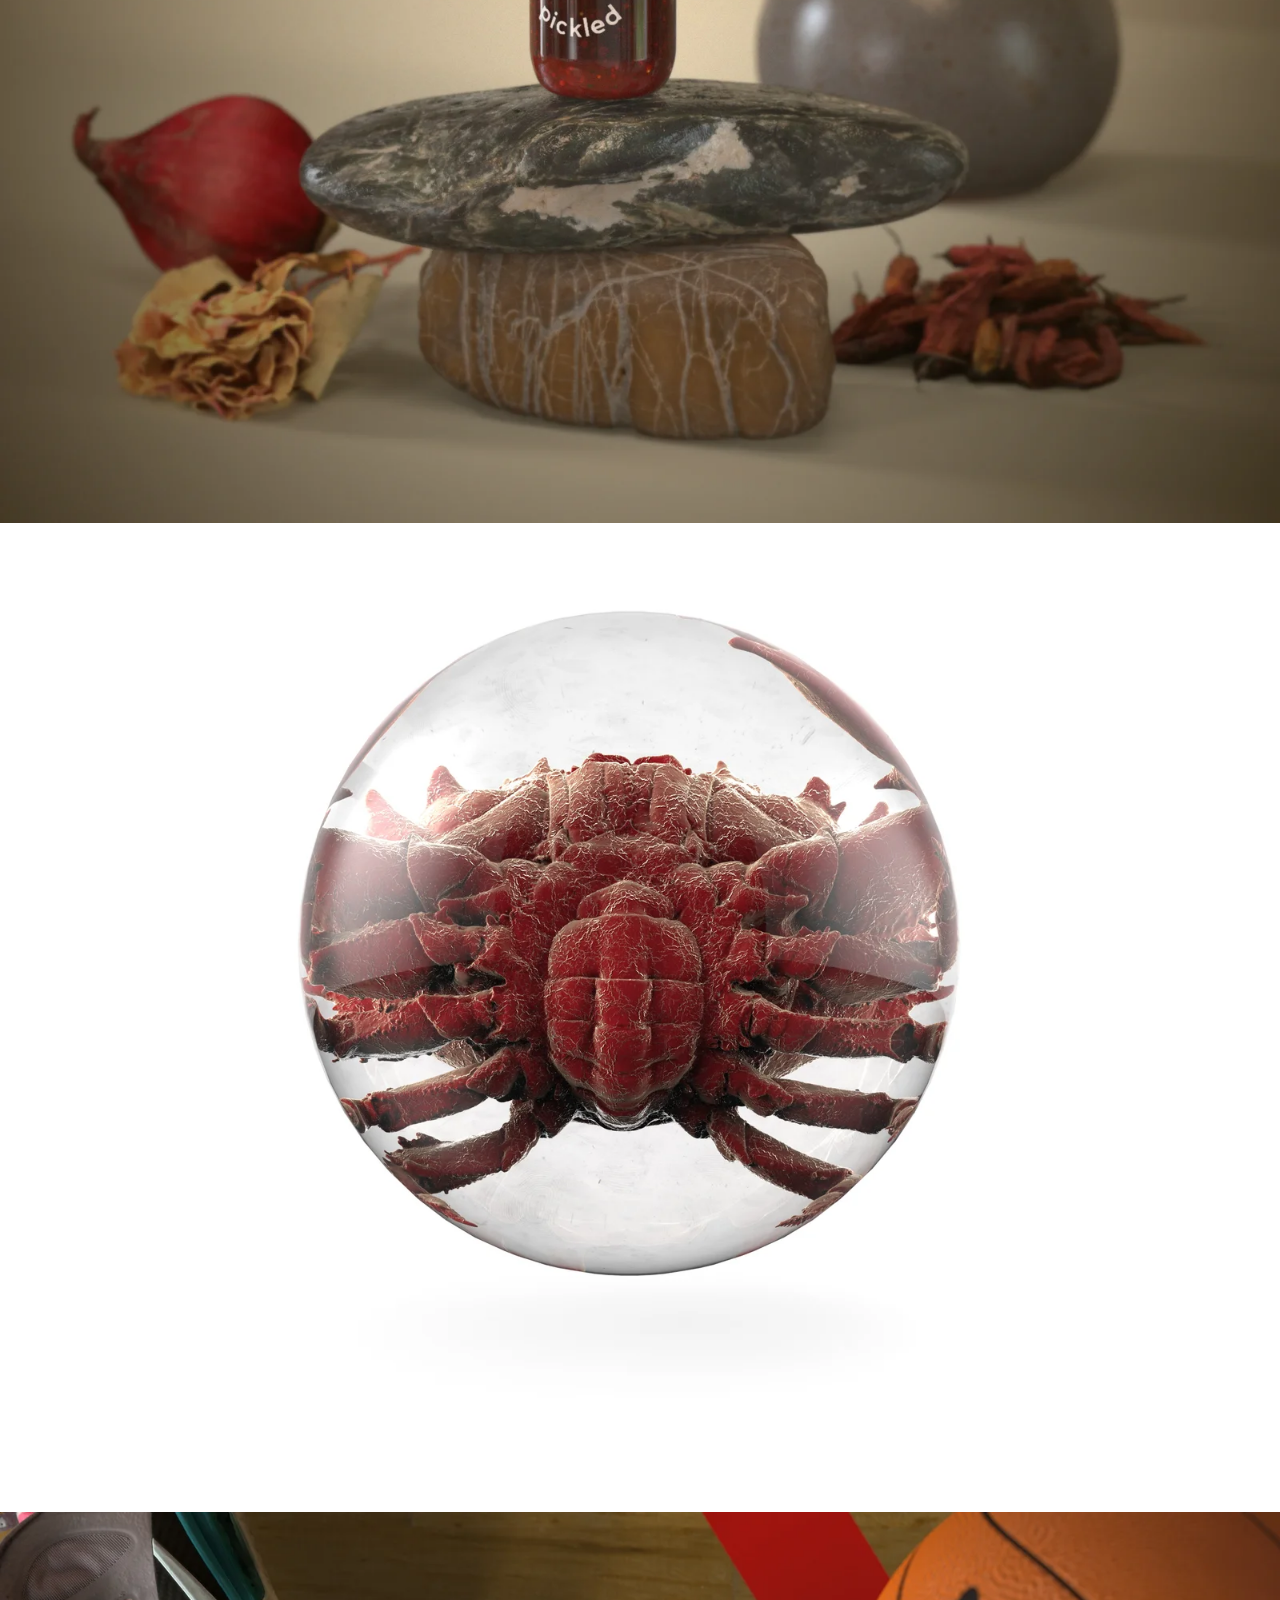
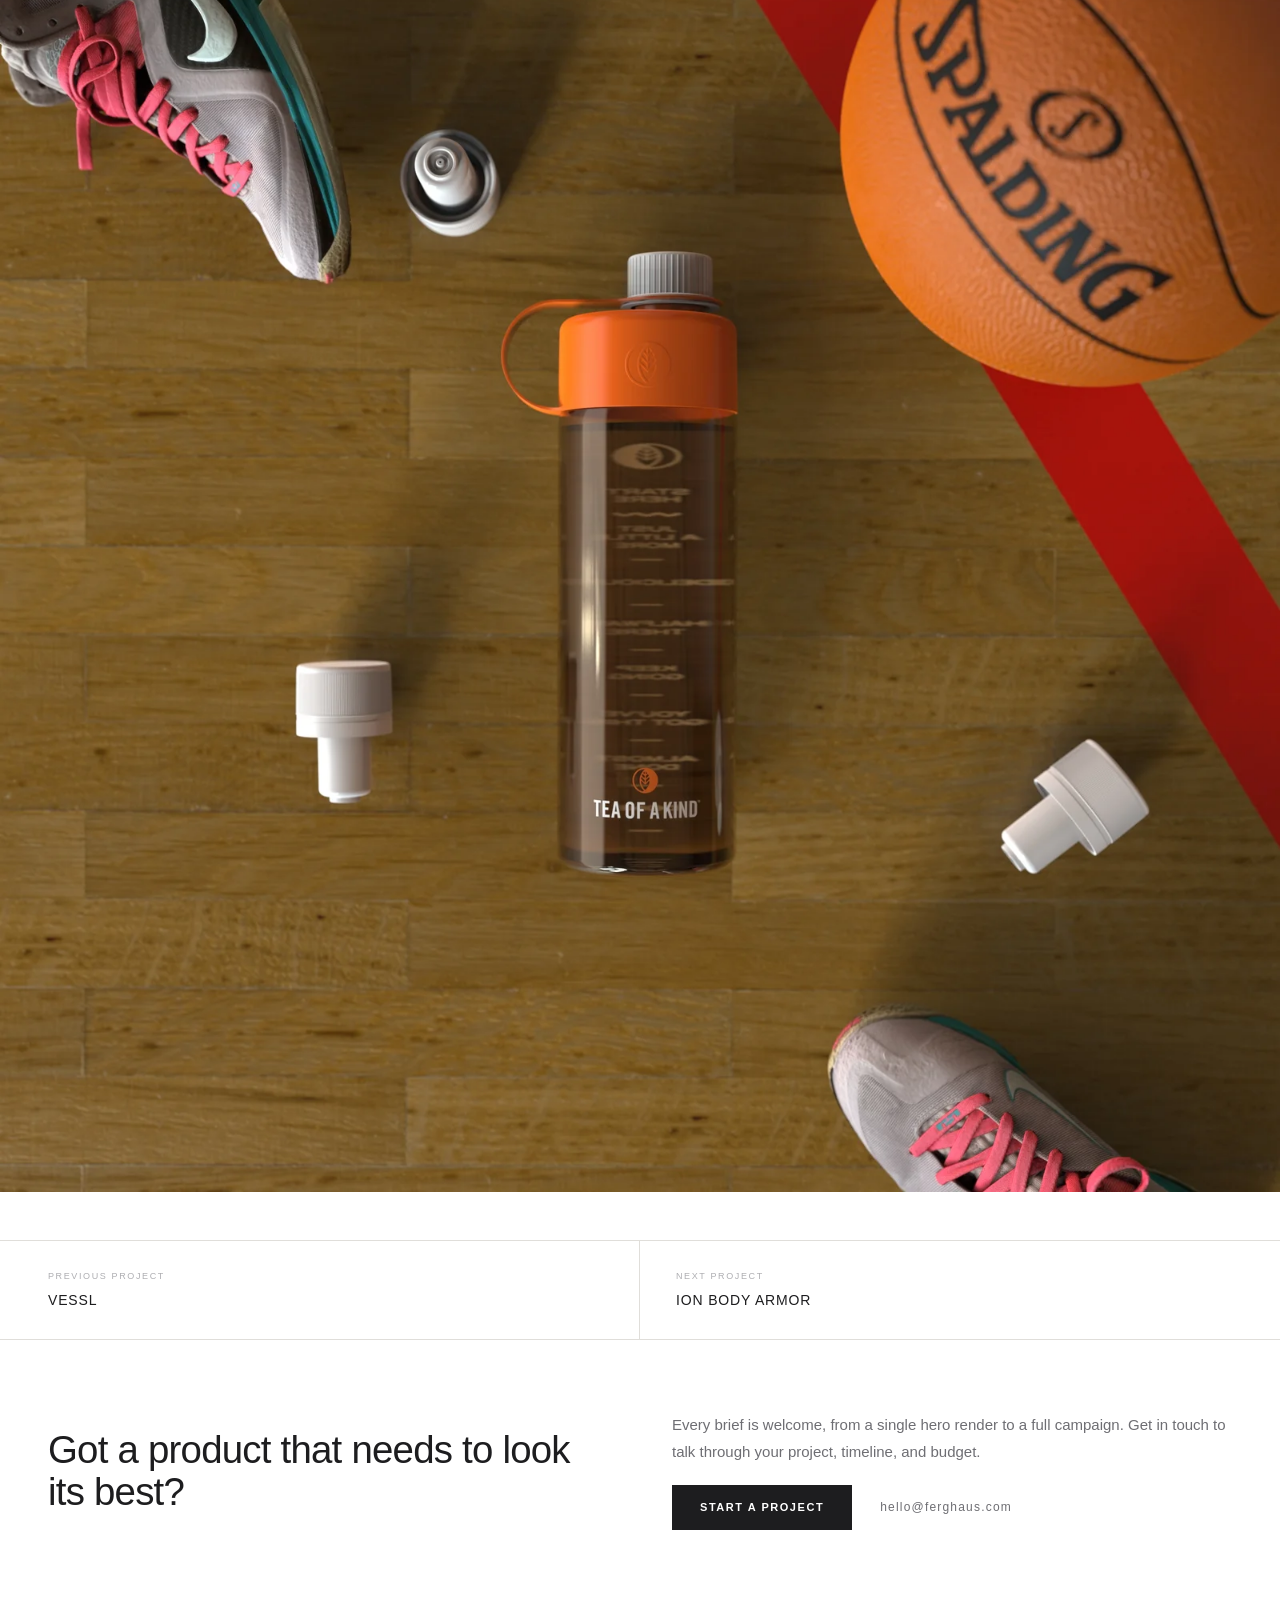
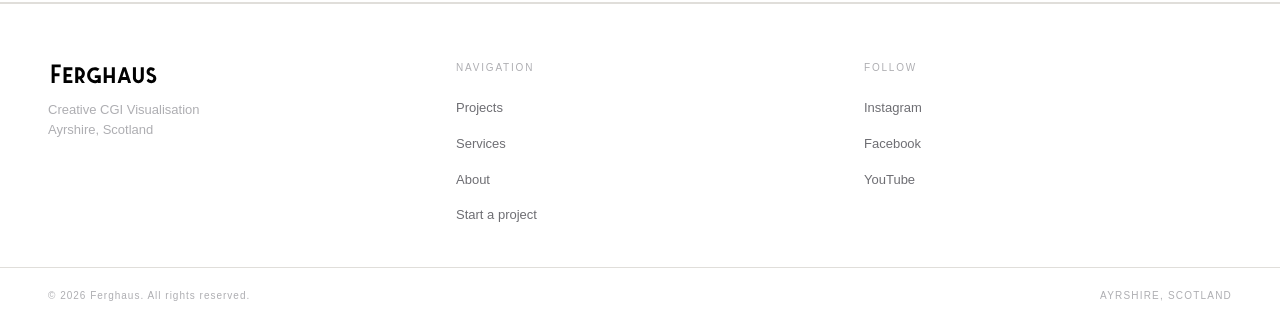
<file: projects/drinks/index.html>
<!DOCTYPE html>
<html lang="en">
<head>
  <meta charset="UTF-8">
  <meta name="viewport" content="width=device-width, initial-scale=1.0">
  <meta name="description" content="Photorealistic product renders for a drinks brand. CGI imagery for web, social, and retail use. Work by Ferghaus, Ayrshire, Scotland.">
  <meta name="theme-color" content="#f4f3f0">

  <!-- Canonical -->
  <link rel="canonical" href="https://ferghaus.com/projects/drinks/">

  <!-- Open Graph -->
  <meta property="og:title" content="Drinks | Ferghaus">
  <meta property="og:description" content="Photorealistic product renders for a drinks brand. CGI imagery for web, social, and retail use. Work by Ferghaus, Ayrshire, Scotland.">
  <meta property="og:type" content="website">
  <meta property="og:url" content="https://ferghaus.com/projects/drinks/">
  <meta property="og:image" content="https://ferghaus.com/assets/images/projects/drinks/flask-beach-scene-1200.webp">

  <!-- Styles -->
  <link rel="stylesheet" href="/assets/css/main.css">

  <!-- Preload hero image -->
  <link rel="preload" as="image" href="/assets/images/projects/drinks/flask-beach-scene-1200.webp" imagesrcset="/assets/images/projects/drinks/flask-beach-scene-800.webp 800w, /assets/images/projects/drinks/flask-beach-scene-1200.webp 1200w, /assets/images/projects/drinks/flask-beach-scene-1600.webp 1600w">

  <title>Drinks | Ferghaus</title>

  <!-- Structured Data -->
  <script type="application/ld+json">
  {
    "@context": "https://schema.org",
    "@type": "CreativeWork",
    "name": "Drinks",
    "description": "Photorealistic product renders for a drinks brand. CGI imagery for web, social, and retail use.",
    "creator": {
      "@type": "LocalBusiness",
      "name": "Ferghaus",
      "url": "https://ferghaus.com",
      "address": {
        "@type": "PostalAddress",
        "addressRegion": "Ayrshire",
        "addressCountry": "GB"
      }
    },
    "datePublished": "2024"
  }
  </script>
</head>
<body>
  <!-- Skip Link -->
  <a href="#main-content" class="skip-link">Skip to content</a>

  <!-- Navigation -->
  <nav class="nav" id="main-nav">
    <a href="/" class="nav-logo">
      <img src="/assets/images/global/logo.svg" alt="Ferghaus">
    </a>
    <div class="nav-links">
      <a href="/projects">Projects</a>
      <a href="/services">Services</a>
      <a href="/about">About</a>
      <a href="/contact" class="btn-nav">Start a project</a>
    </div>
    <button class="nav-hamburger" id="nav-hamburger" aria-label="Toggle navigation menu" aria-expanded="false">
      <span></span>
      <span></span>
      <span></span>
    </button>  </nav>

    <div class="nav-drawer-backdrop" id="nav-backdrop"></div>
    <div class="nav-mobile-menu" id="nav-mobile-menu">
      <button class="nav-drawer-close" id="nav-drawer-close" aria-label="Close menu">&#x2715;</button>
      <a href="/">Home</a>
      <a href="/projects">Projects</a>
      <a href="/services">Services</a>
      <a href="/about">About</a>
      <a href="/contact" class="nav-mobile-cta">Start a project</a>
    </div>

  <!-- Main Content -->
  <main id="main-content">

    <!-- Project Hero Overlay -->
    <div class="project-hero-overlay">
      <picture>
        <source srcset="/assets/images/projects/drinks/flask-beach-scene-800.webp 800w, /assets/images/projects/drinks/flask-beach-scene-1200.webp 1200w, /assets/images/projects/drinks/flask-beach-scene-1600.webp 1600w">
        <img src="/assets/images/projects/drinks/flask-beach-scene-1200.webp" alt="Drinks product lifestyle render" loading="eager" fetchpriority="high">
      </picture>
      <div class="project-hero-overlay-text">
        <p class="project-hero-overlay-label">Projects</p>
        <h1 class="project-hero-overlay-h1">Drinks</h1>
        <p class="project-hero-overlay-sub">Commercial-quality product renders across a range of beverage brands, from craft spirits and bottled water to coffee packaging and lifestyle scene styling.</p>
      </div>
    </div>

    <!-- Project Meta -->
    <div class="project-meta">
      <div class="project-meta-item">
        <div class="project-meta-label">Client</div>
        <div class="project-meta-value">Various</div>
      </div>
      <div class="project-meta-item">
        <div class="project-meta-label">Service</div>
        <div class="project-meta-value">Product Visualisation</div>
      </div>
      <div class="project-meta-item">
        <div class="project-meta-label">Year</div>
        <div class="project-meta-value">2024</div>
      </div>
    </div>

    <!-- Project Split -->
    <section class="project-split">
      <div class="project-split-content">
        <h3>The work</h3>
        <h2>Every bottle, can and label looking its best.</h2>
        <p>Drinks brands face a specific challenge with product photography. Getting consistent, clean imagery across a range is expensive, time-consuming and difficult to scale. CGI solves that. This collection of work spans multiple clients in the beverages space, each needing photorealistic imagery that could carry their products across web, social and retail environments.</p>
        <p>From Firgas mineral water to craft spirits and coffee packaging, each render was built from scratch with accurate materials, lighting and scene styling. The result is a library of imagery that looks shot in a professional studio, without ever opening one.</p>
      </div>
      <div class="project-split-image">
        <picture>
          <source srcset="/assets/images/projects/drinks/firgas-376-800.webp 800w, /assets/images/projects/drinks/firgas-376-1200.webp 1200w, /assets/images/projects/drinks/firgas-376-1600.webp 1600w">
          <img src="/assets/images/projects/drinks/firgas-376-1200.webp" alt="Firgas mineral water product CGI" loading="lazy">
        </picture>
      </div>
    </section>

    <!-- Project Images -->
    <div class="project-images">
      <div class="project-image-full">
        <picture>
          <source srcset="/assets/images/projects/drinks/aye-pickle-800.webp 800w, /assets/images/projects/drinks/aye-pickle-1200.webp 1200w, /assets/images/projects/drinks/aye-pickle-1600.webp 1600w">
          <img src="/assets/images/projects/drinks/aye-pickle-1200.webp" alt="Aye Pickle drinks render" loading="lazy">
        </picture>
      </div>
      <div class="project-image-pair">
        <div class="project-image-full">
          <picture>
            <source srcset="/assets/images/projects/drinks/crab-800.webp 800w, /assets/images/projects/drinks/crab-1200.webp 1200w, /assets/images/projects/drinks/crab-1600.webp 1600w">
            <img src="/assets/images/projects/drinks/crab-1200.webp" alt="Crab drinks product render" loading="lazy">
          </picture>
        </div>
        <div class="project-image-full">
          <picture>
            <source srcset="/assets/images/projects/drinks/flask-basketball-800.webp 800w, /assets/images/projects/drinks/flask-basketball-1200.webp 1200w, /assets/images/projects/drinks/flask-basketball-1600.webp 1600w">
            <img src="/assets/images/projects/drinks/flask-basketball-1200.webp" alt="Flask lifestyle scene render" loading="lazy">
          </picture>
        </div>
      </div>
    </div>

    <!-- Project Navigation -->
    <div class="project-nav">
      <a href="/projects/vessl" class="project-nav-item">
        <span class="project-nav-dir">Previous project</span>
        <span class="project-nav-title">Vessl</span>
      </a>
      <a href="/projects/ion-body-armor" class="project-nav-item">
        <span class="project-nav-dir">Next project</span>
        <span class="project-nav-title">Ion Body Armor</span>
      </a>
    </div>

    <!-- CTA Section -->
    <section class="cta-section">
      <h2 class="cta-h2">Got a product that needs to look its best?</h2>
      <div class="cta-right">
        <p class="cta-p">Every brief is welcome, from a single hero render to a full campaign. Get in touch to talk through your project, timeline, and budget.</p>
        <div class="cta-actions">
          <a href="/contact" class="btn-primary">Start a project</a>
          <a href="mailto:hello@ferghaus.com" class="cta-email">hello@ferghaus.com</a>
        </div>
      </div>
    </section>

  </main>

  <!-- Footer -->
  <footer>
    <div class="footer-brand">
      <a href="/">
        <img src="/assets/images/global/logo.svg" alt="Ferghaus">
      </a>
      <p class="footer-tagline">Creative CGI Visualisation<br>Ayrshire, Scotland</p>
    </div>
    <div class="footer-col">
      <h3>Navigation</h3>
      <ul>
        <li><a href="/projects">Projects</a></li>
        <li><a href="/services">Services</a></li>
        <li><a href="/about">About</a></li>
        <li><a href="/contact">Start a project</a></li>
      </ul>
    </div>
    <div class="footer-col">
      <h3>Follow</h3>
      <ul>
        <li><a href="https://www.instagram.com/Ferghaus/" target="_blank" rel="noopener noreferrer">Instagram</a></li>
        <li><a href="https://www.facebook.com/Ferghaus/" target="_blank" rel="noopener noreferrer">Facebook</a></li>
        <li><a href="https://www.youtube.com/@Ferghausltd" target="_blank" rel="noopener noreferrer">YouTube</a></li>
      </ul>
    </div>
  </footer>
  <div class="footer-bottom">
    <span class="footer-copy">&copy; 2026 Ferghaus. All rights reserved.</span>
    <span class="footer-location">Ayrshire, Scotland</span>
  </div><!-- Scripts -->
  <script src="/assets/js/main.js"></script>
</body>
</html>
</file>
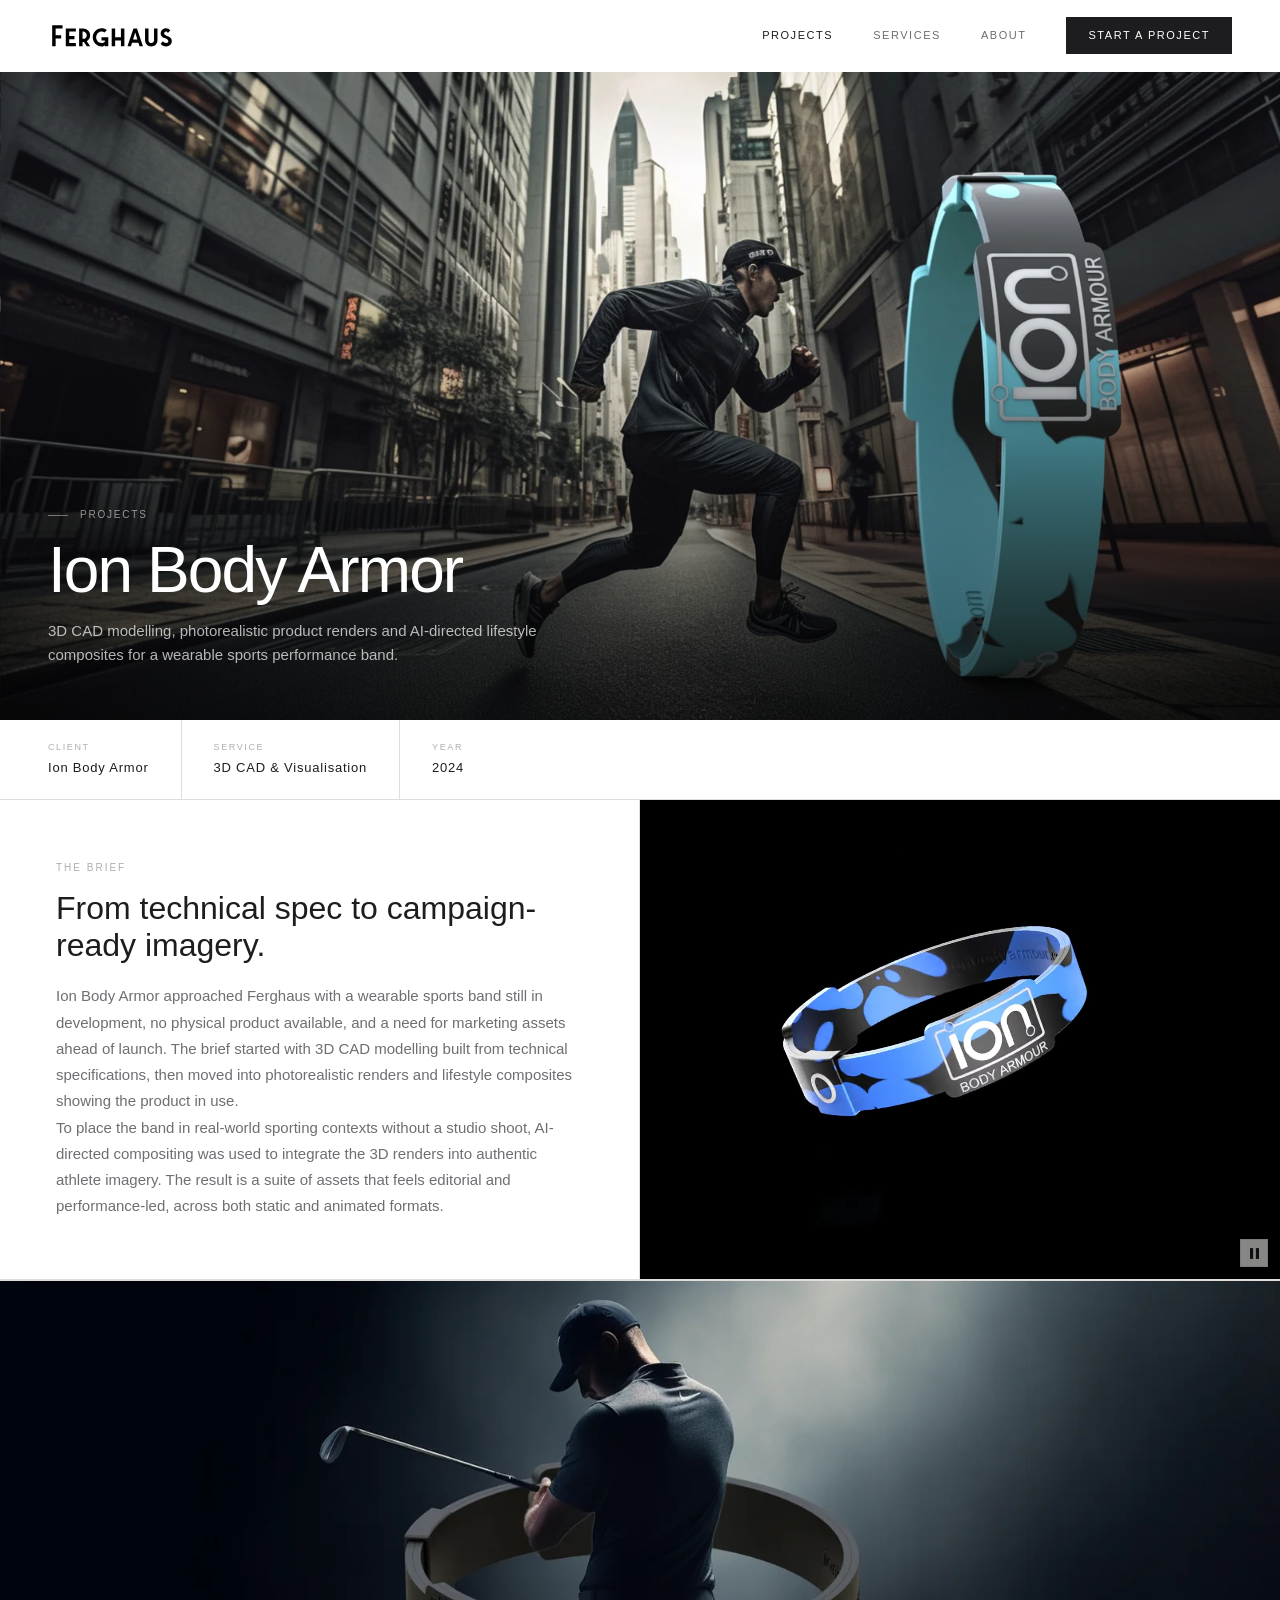
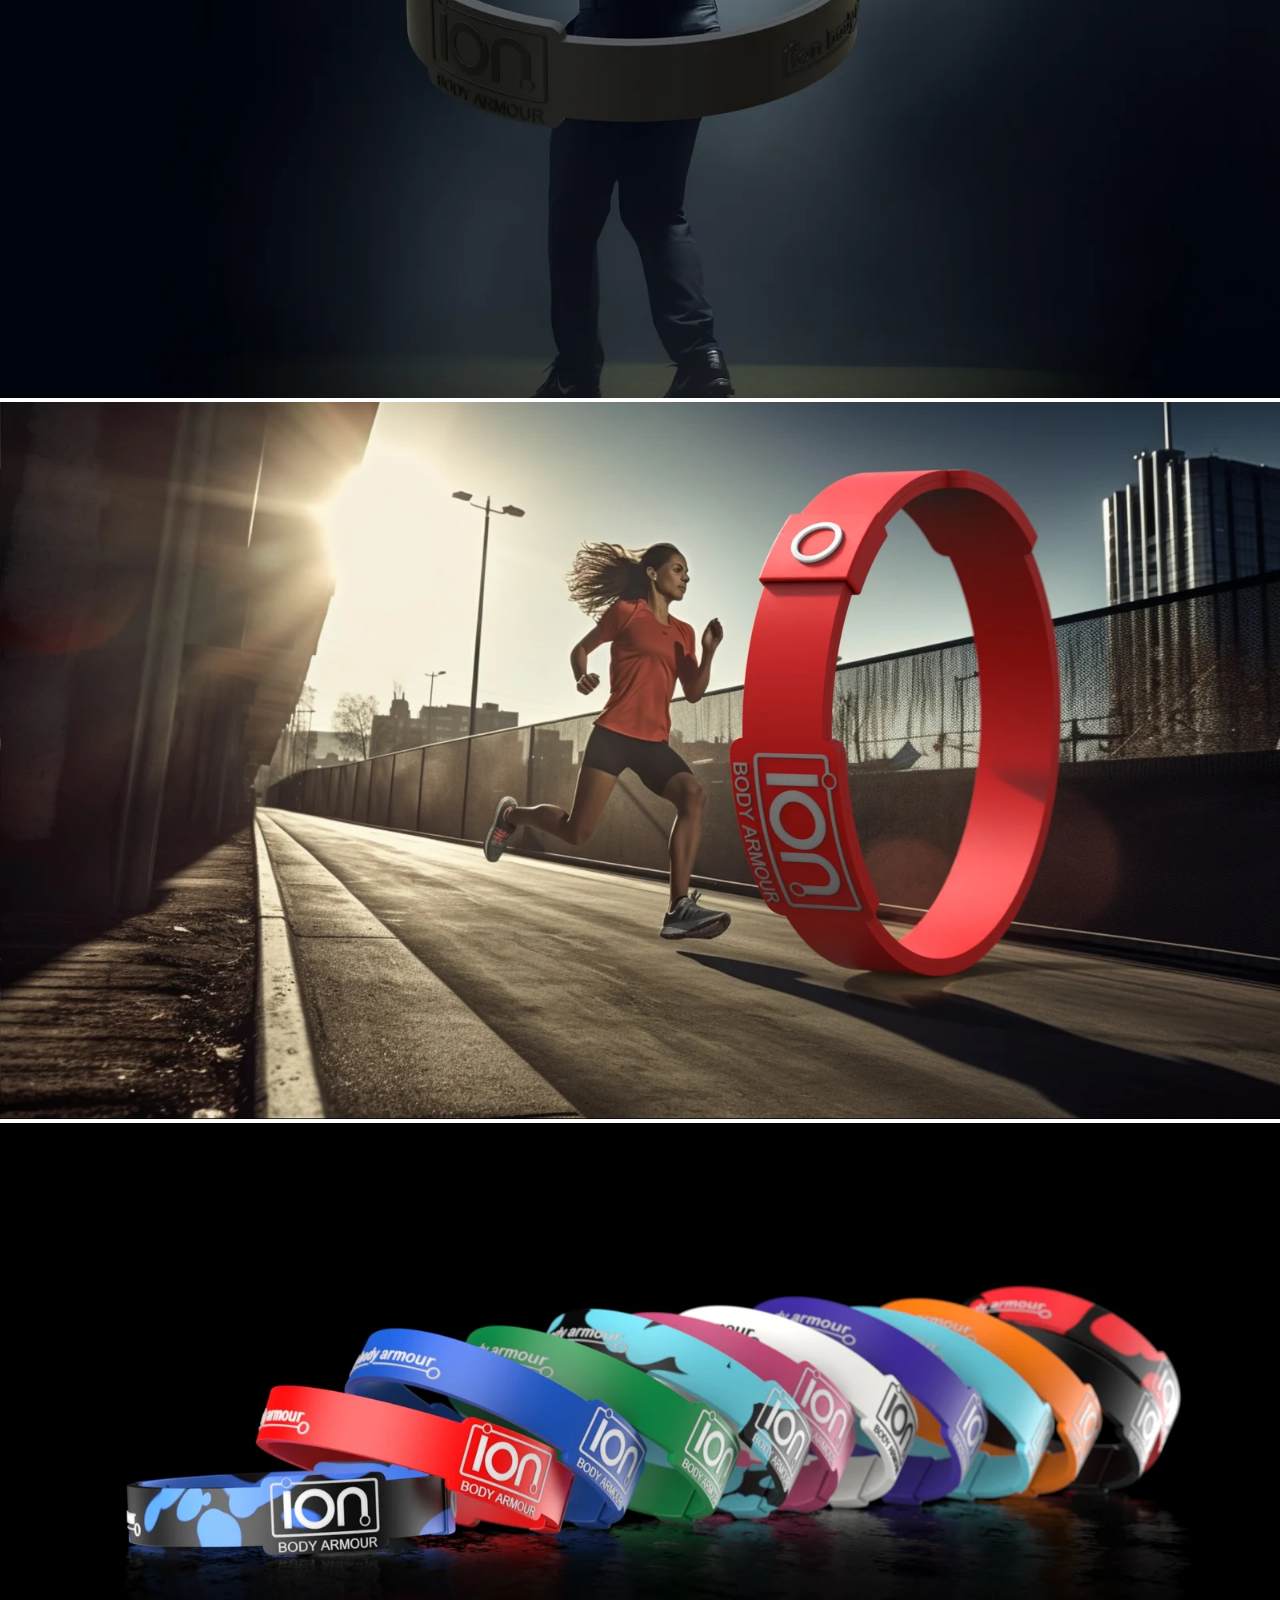
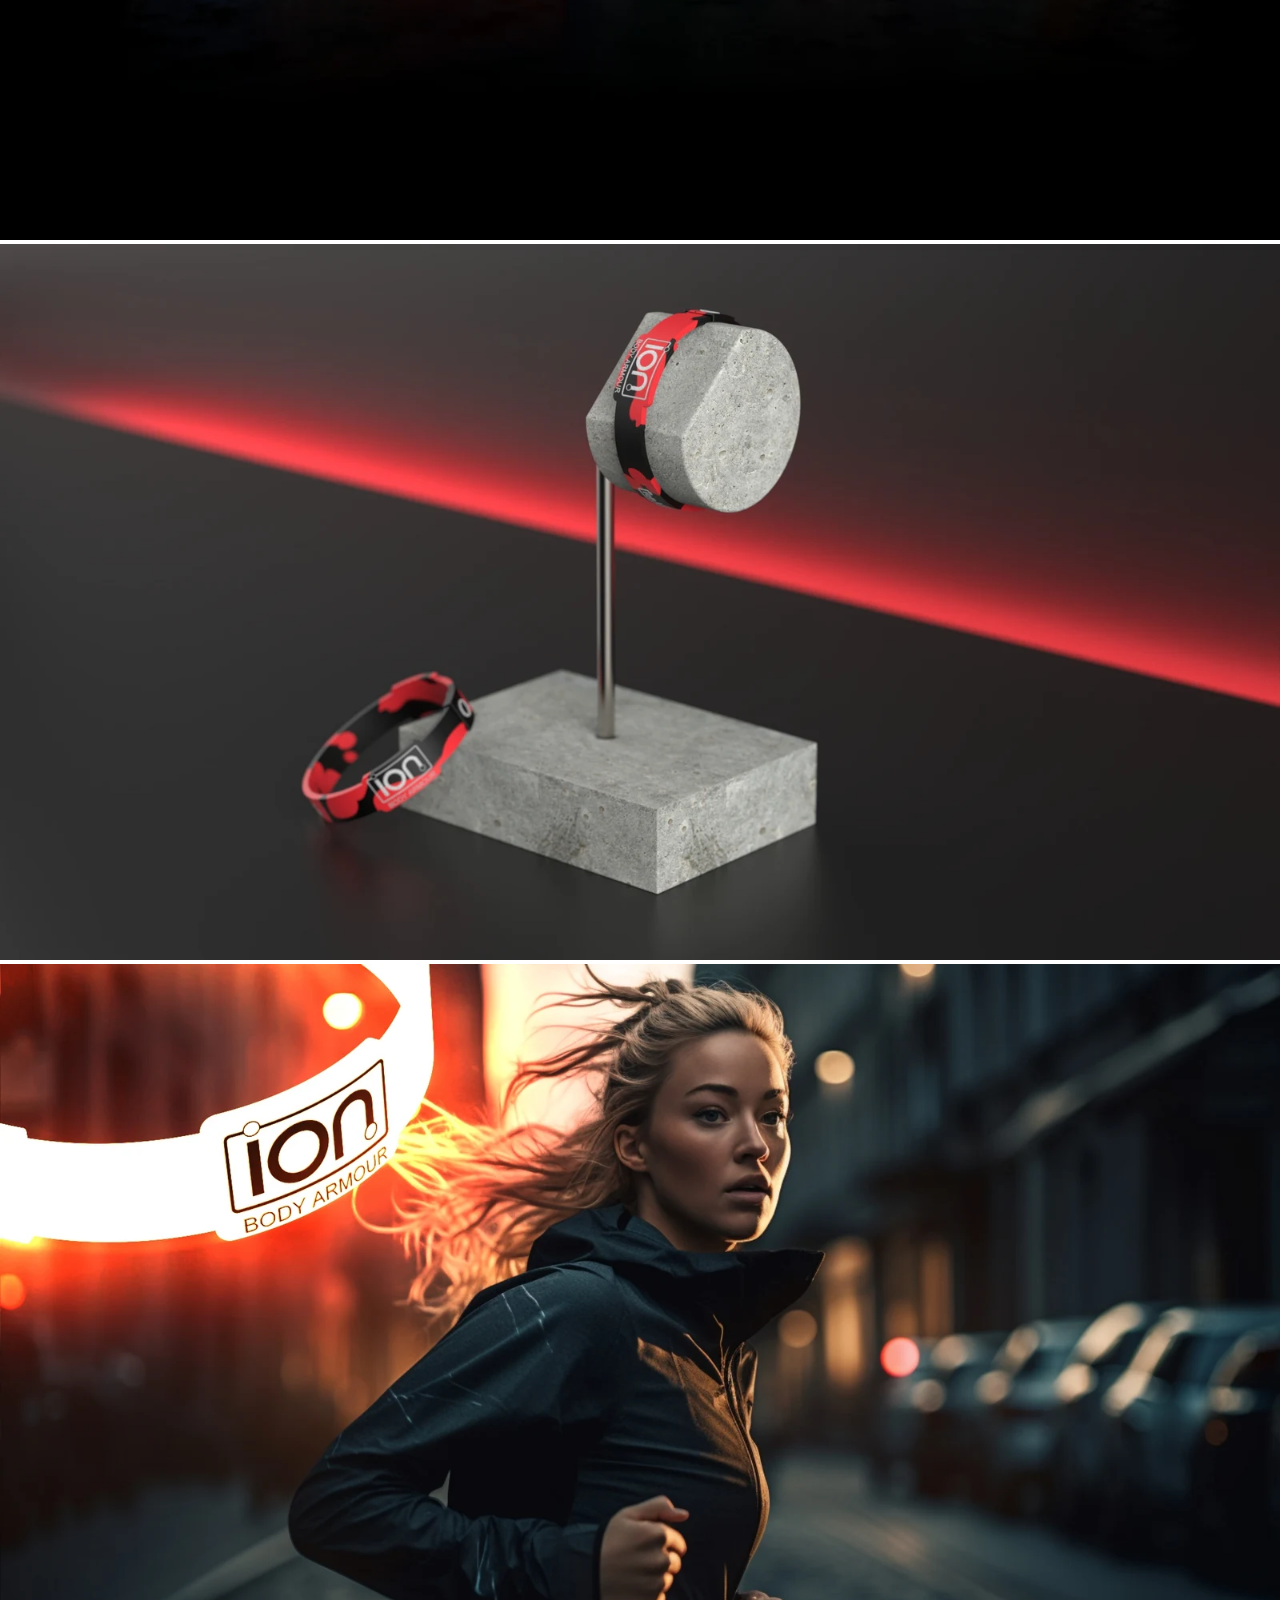
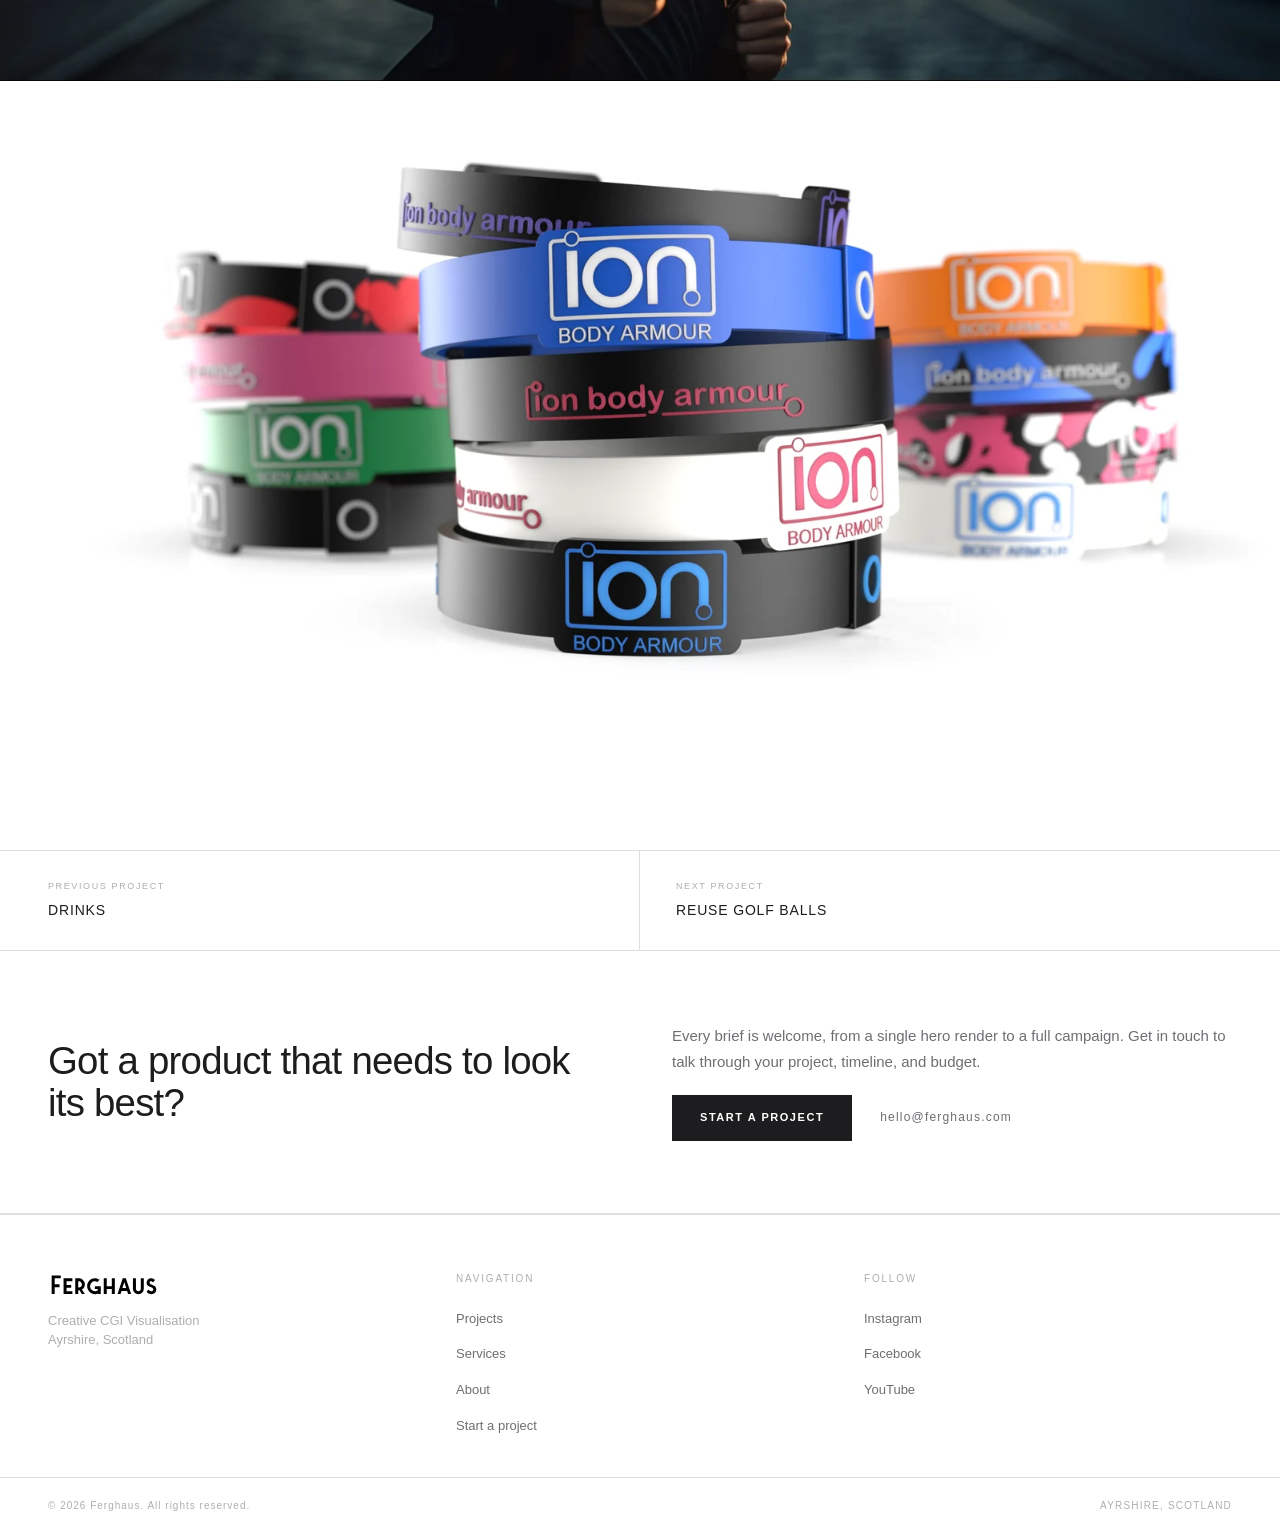
<file: projects/ion-body-armor/index.html>
<!DOCTYPE html>
<html lang="en">
<head>
  <meta charset="UTF-8">
  <meta name="viewport" content="width=device-width, initial-scale=1.0">
  <meta name="description" content="3D CAD modelling and photorealistic renders for Ion Body Armor. Product visualisation work by Ferghaus.">
  <meta name="theme-color" content="#f4f3f0">

  <!-- Canonical -->
  <link rel="canonical" href="https://ferghaus.com/projects/ion-body-armor/">

  <!-- Open Graph -->
  <meta property="og:title" content="Ion Body Armor | Ferghaus">
  <meta property="og:description" content="3D CAD modelling and photorealistic renders for Ion Body Armor. Product visualisation work by Ferghaus.">
  <meta property="og:type" content="website">
  <meta property="og:url" content="https://ferghaus.com/projects/ion-body-armor/">
  <meta property="og:image" content="https://ferghaus.com/assets/images/projects/ion-body-armor/ion-body-armour-band-1200.webp">

  <!-- Styles -->
  <link rel="stylesheet" href="/assets/css/main.css">

  <!-- Preload hero image -->
  <link rel="preload" as="image" href="/assets/images/projects/ion-body-armor/ion-body-armour-band-1200.webp" imagesrcset="/assets/images/projects/ion-body-armor/ion-body-armour-band-800.webp 800w, /assets/images/projects/ion-body-armor/ion-body-armour-band-1200.webp 1200w, /assets/images/projects/ion-body-armor/ion-body-armour-band-1600.webp 1600w">

  <title>Ion Body Armor | Ferghaus</title>

  <!-- Structured Data -->
  <script type="application/ld+json">
  {
    "@context": "https://schema.org",
    "@type": "CreativeWork",
    "name": "Ion Body Armor",
    "description": "3D CAD modelling and photorealistic renders for a protective gear brand.",
    "creator": {
      "@type": "LocalBusiness",
      "name": "Ferghaus",
      "url": "https://ferghaus.com",
      "address": {
        "@type": "PostalAddress",
        "addressRegion": "Ayrshire",
        "addressCountry": "GB"
      }
    },
    "datePublished": "2024"
  }
  </script>
</head>
<body>
  <!-- Skip Link -->
  <a href="#main-content" class="skip-link">Skip to content</a>

  <!-- Navigation -->
  <nav class="nav" id="main-nav">
    <a href="/" class="nav-logo">
      <img src="/assets/images/global/logo.svg" alt="Ferghaus">
    </a>
    <div class="nav-links">
      <a href="/projects">Projects</a>
      <a href="/services">Services</a>
      <a href="/about">About</a>
      <a href="/contact" class="btn-nav">Start a project</a>
    </div>
    <button class="nav-hamburger" id="nav-hamburger" aria-label="Toggle navigation menu" aria-expanded="false">
      <span></span>
      <span></span>
      <span></span>
    </button>  </nav>

    <div class="nav-drawer-backdrop" id="nav-backdrop"></div>
    <div class="nav-mobile-menu" id="nav-mobile-menu">
      <button class="nav-drawer-close" id="nav-drawer-close" aria-label="Close menu">&#x2715;</button>
      <a href="/">Home</a>
      <a href="/projects">Projects</a>
      <a href="/services">Services</a>
      <a href="/about">About</a>
      <a href="/contact" class="nav-mobile-cta">Start a project</a>
    </div>

  <!-- Main Content -->
  <main id="main-content">

    <!-- Project Hero Overlay -->
    <div class="project-hero-overlay">
      <picture>
        <source srcset="/assets/images/projects/ion-body-armor/ion-body-armour-band-800.webp 800w, /assets/images/projects/ion-body-armor/ion-body-armour-band-1200.webp 1200w, /assets/images/projects/ion-body-armor/ion-body-armour-band-1600.webp 1600w">
        <img src="/assets/images/projects/ion-body-armor/ion-body-armour-band-1200.webp" alt="Ion Body Armor wearable band CGI" loading="eager" fetchpriority="high">
      </picture>
      <div class="project-hero-overlay-text">
        <p class="project-hero-overlay-label">Projects</p>
        <h1 class="project-hero-overlay-h1">Ion Body Armor</h1>
        <p class="project-hero-overlay-sub">3D CAD modelling, photorealistic product renders and AI-directed lifestyle composites for a wearable sports performance band.</p>
      </div>
    </div>

    <!-- Project Meta -->
    <div class="project-meta">
      <div class="project-meta-item">
        <div class="project-meta-label">Client</div>
        <div class="project-meta-value">Ion Body Armor</div>
      </div>
      <div class="project-meta-item">
        <div class="project-meta-label">Service</div>
        <div class="project-meta-value">3D CAD &amp; Visualisation</div>
      </div>
      <div class="project-meta-item">
        <div class="project-meta-label">Year</div>
        <div class="project-meta-value">2024</div>
      </div>
    </div>

    <!-- Project Split -->
    <section class="project-split">
      <div class="project-split-content">
        <h3>The brief</h3>
        <h2>From technical spec to campaign-ready imagery.</h2>
        <p>Ion Body Armor approached Ferghaus with a wearable sports band still in development, no physical product available, and a need for marketing assets ahead of launch. The brief started with 3D CAD modelling built from technical specifications, then moved into photorealistic renders and lifestyle composites showing the product in use.</p>
        <p>To place the band in real-world sporting contexts without a studio shoot, AI-directed compositing was used to integrate the 3D renders into authentic athlete imagery. The result is a suite of assets that feels editorial and performance-led, across both static and animated formats.</p>
      </div>
      <div class="project-split-image">
        <video autoplay muted loop playsinline poster="/assets/images/projects/ion-body-armor/glove-scene-poster.webp" aria-label="Ion Body Armor product animation">
          <source src="/assets/videos/loops/ion-body-armour-515.webm" type="video/webm">
          <source src="/assets/videos/loops/ion-body-armour-515.mp4" type="video/mp4">
        </video>
      </div>
    </section>

    <!-- Project Images -->
    <div class="project-images">
      <div class="project-image-full">
        <picture>
          <source srcset="/assets/images/projects/ion-body-armor/ion-golf-edit-3-800.webp 800w, /assets/images/projects/ion-body-armor/ion-golf-edit-3-1200.webp 1200w, /assets/images/projects/ion-body-armor/ion-golf-edit-3-1600.webp 1600w">
          <img src="/assets/images/projects/ion-body-armor/ion-golf-edit-3-1200.webp" alt="Ion Body Armor golfer composite" loading="lazy">
        </picture>
      </div>
      <div class="project-image-full">
        <picture>
          <source srcset="/assets/images/projects/ion-body-armor/ion-body-armour-band-408-800.webp 800w, /assets/images/projects/ion-body-armor/ion-body-armour-band-408-1200.webp 1200w, /assets/images/projects/ion-body-armor/ion-body-armour-band-408-1600.webp 1600w">
          <img src="/assets/images/projects/ion-body-armor/ion-body-armour-band-408-1200.webp" alt="Ion Body Armor band render" loading="lazy">
        </picture>
      </div>
      <div class="project-image-full">
        <picture>
          <source srcset="/assets/images/projects/ion-body-armor/ion-body-armour-band-410-800.webp 800w, /assets/images/projects/ion-body-armor/ion-body-armour-band-410-1200.webp 1200w, /assets/images/projects/ion-body-armor/ion-body-armour-band-410-1600.webp 1600w">
          <img src="/assets/images/projects/ion-body-armor/ion-body-armour-band-410-1200.webp" alt="Ion Body Armor band render" loading="lazy">
        </picture>
      </div>
      <div class="project-image-full">
        <picture>
          <source srcset="/assets/images/projects/ion-body-armor/ion-body-armour-band-445-800.webp 800w, /assets/images/projects/ion-body-armor/ion-body-armour-band-445-1200.webp 1200w, /assets/images/projects/ion-body-armor/ion-body-armour-band-445-1600.webp 1600w">
          <img src="/assets/images/projects/ion-body-armor/ion-body-armour-band-445-1200.webp" alt="Ion Body Armor band detail render" loading="lazy">
        </picture>
      </div>
      <div class="project-image-full">
        <picture>
          <source srcset="/assets/images/projects/ion-body-armor/ion-body-armour-band-471-800.webp 800w, /assets/images/projects/ion-body-armor/ion-body-armour-band-471-1200.webp 1200w, /assets/images/projects/ion-body-armor/ion-body-armour-band-471-1600.webp 1600w">
          <img src="/assets/images/projects/ion-body-armor/ion-body-armour-band-471-1200.webp" alt="Ion Body Armor band lifestyle render" loading="lazy">
        </picture>
      </div>
      <div class="project-image-full">
        <picture>
          <source srcset="/assets/images/projects/ion-body-armor/ion-body-armour-band-531-800.webp 800w, /assets/images/projects/ion-body-armor/ion-body-armour-band-531-1200.webp 1200w, /assets/images/projects/ion-body-armor/ion-body-armour-band-531-1600.webp 1600w">
          <img src="/assets/images/projects/ion-body-armor/ion-body-armour-band-531-1200.webp" alt="Ion Body Armor band campaign render" loading="lazy">
        </picture>
      </div>
    </div>

    <!-- Project Navigation -->
    <div class="project-nav">
      <a href="/projects/drinks" class="project-nav-item">
        <span class="project-nav-dir">Previous project</span>
        <span class="project-nav-title">Drinks</span>
      </a>
      <a href="/projects/reuse-golf-balls" class="project-nav-item">
        <span class="project-nav-dir">Next project</span>
        <span class="project-nav-title">ReUse Golf Balls</span>
      </a>
    </div>

    <!-- CTA Section -->
    <section class="cta-section">
      <h2 class="cta-h2">Got a product that needs to look its best?</h2>
      <div class="cta-right">
        <p class="cta-p">Every brief is welcome, from a single hero render to a full campaign. Get in touch to talk through your project, timeline, and budget.</p>
        <div class="cta-actions">
          <a href="/contact" class="btn-primary">Start a project</a>
          <a href="mailto:hello@ferghaus.com" class="cta-email">hello@ferghaus.com</a>
        </div>
      </div>
    </section>

  </main>

  <!-- Footer -->
  <footer>
    <div class="footer-brand">
      <a href="/">
        <img src="/assets/images/global/logo.svg" alt="Ferghaus">
      </a>
      <p class="footer-tagline">Creative CGI Visualisation<br>Ayrshire, Scotland</p>
    </div>
    <div class="footer-col">
      <h3>Navigation</h3>
      <ul>
        <li><a href="/projects">Projects</a></li>
        <li><a href="/services">Services</a></li>
        <li><a href="/about">About</a></li>
        <li><a href="/contact">Start a project</a></li>
      </ul>
    </div>
    <div class="footer-col">
      <h3>Follow</h3>
      <ul>
        <li><a href="https://www.instagram.com/Ferghaus/" target="_blank" rel="noopener noreferrer">Instagram</a></li>
        <li><a href="https://www.facebook.com/Ferghaus/" target="_blank" rel="noopener noreferrer">Facebook</a></li>
        <li><a href="https://www.youtube.com/@Ferghausltd" target="_blank" rel="noopener noreferrer">YouTube</a></li>
      </ul>
    </div>
  </footer>
  <div class="footer-bottom">
    <span class="footer-copy">&copy; 2026 Ferghaus. All rights reserved.</span>
    <span class="footer-location">Ayrshire, Scotland</span>
  </div><!-- Scripts -->
  <script src="/assets/js/main.js"></script>
</body>
</html>
</file>
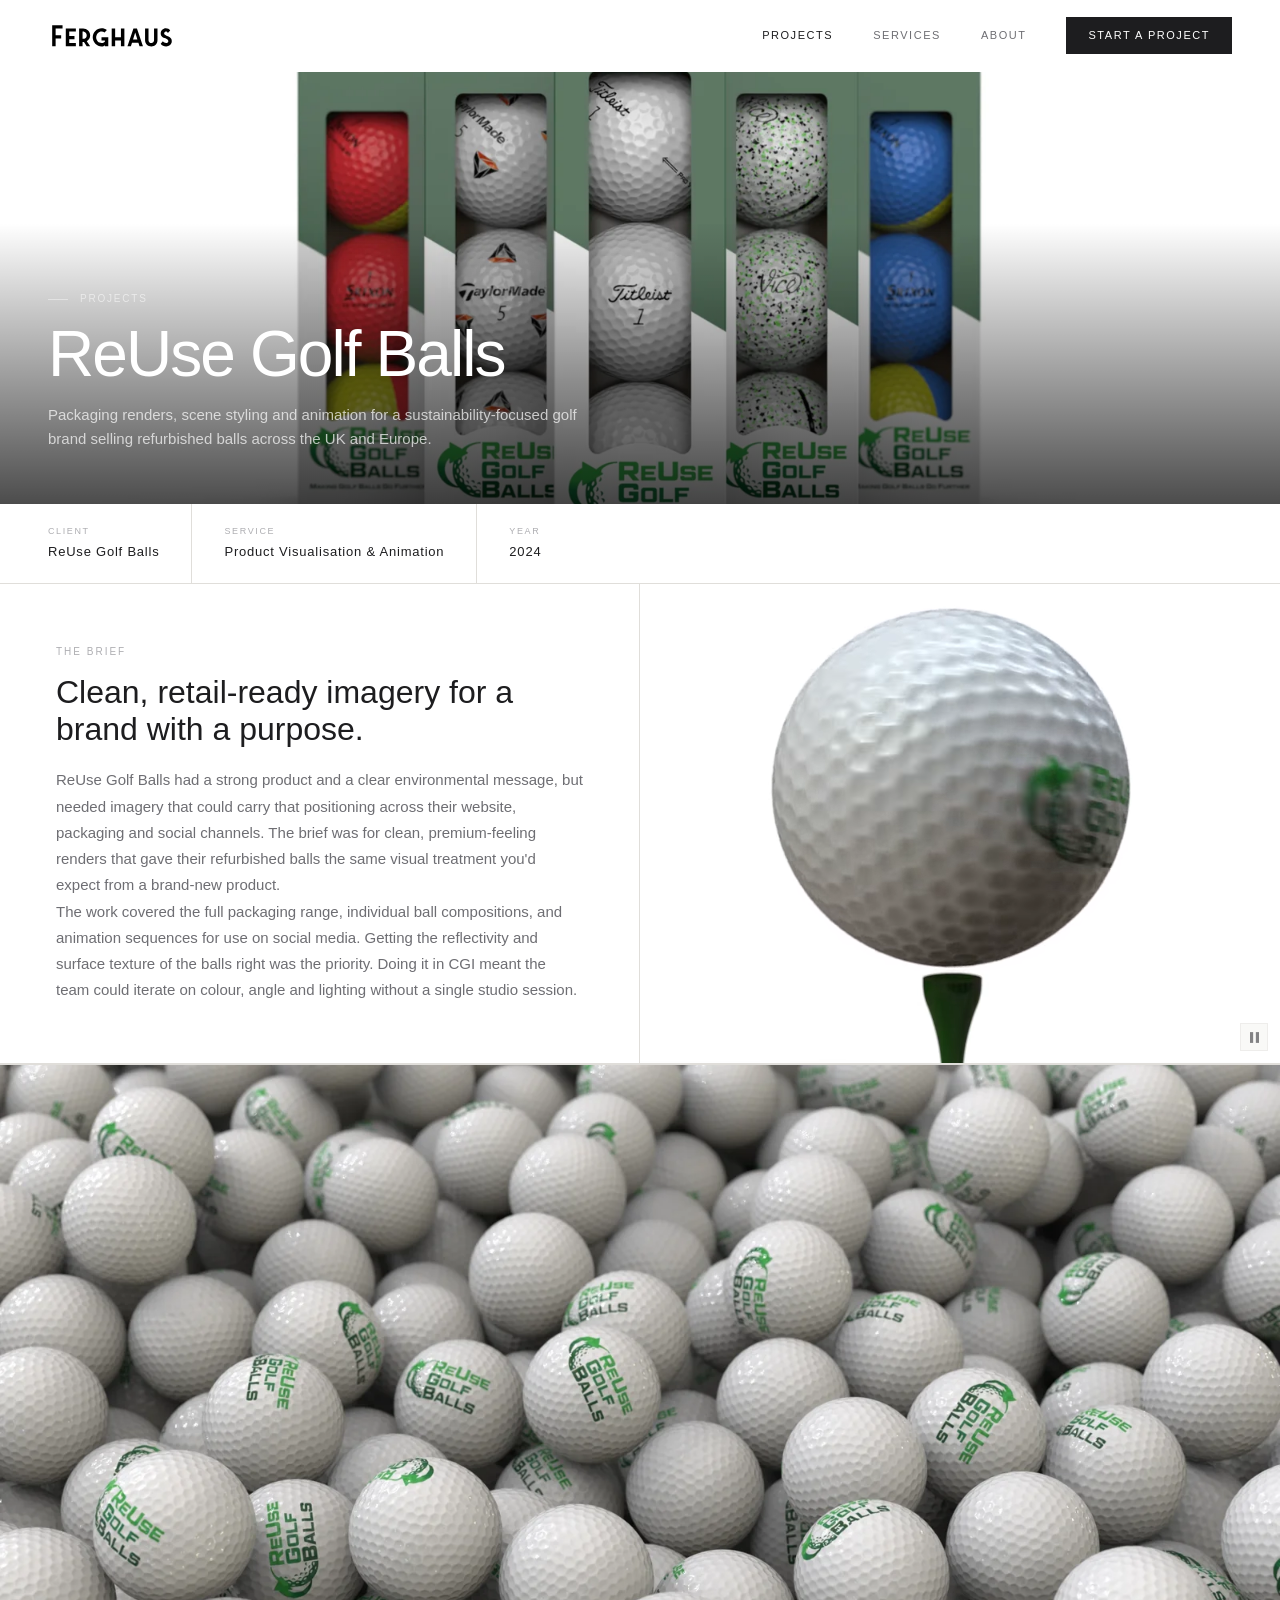
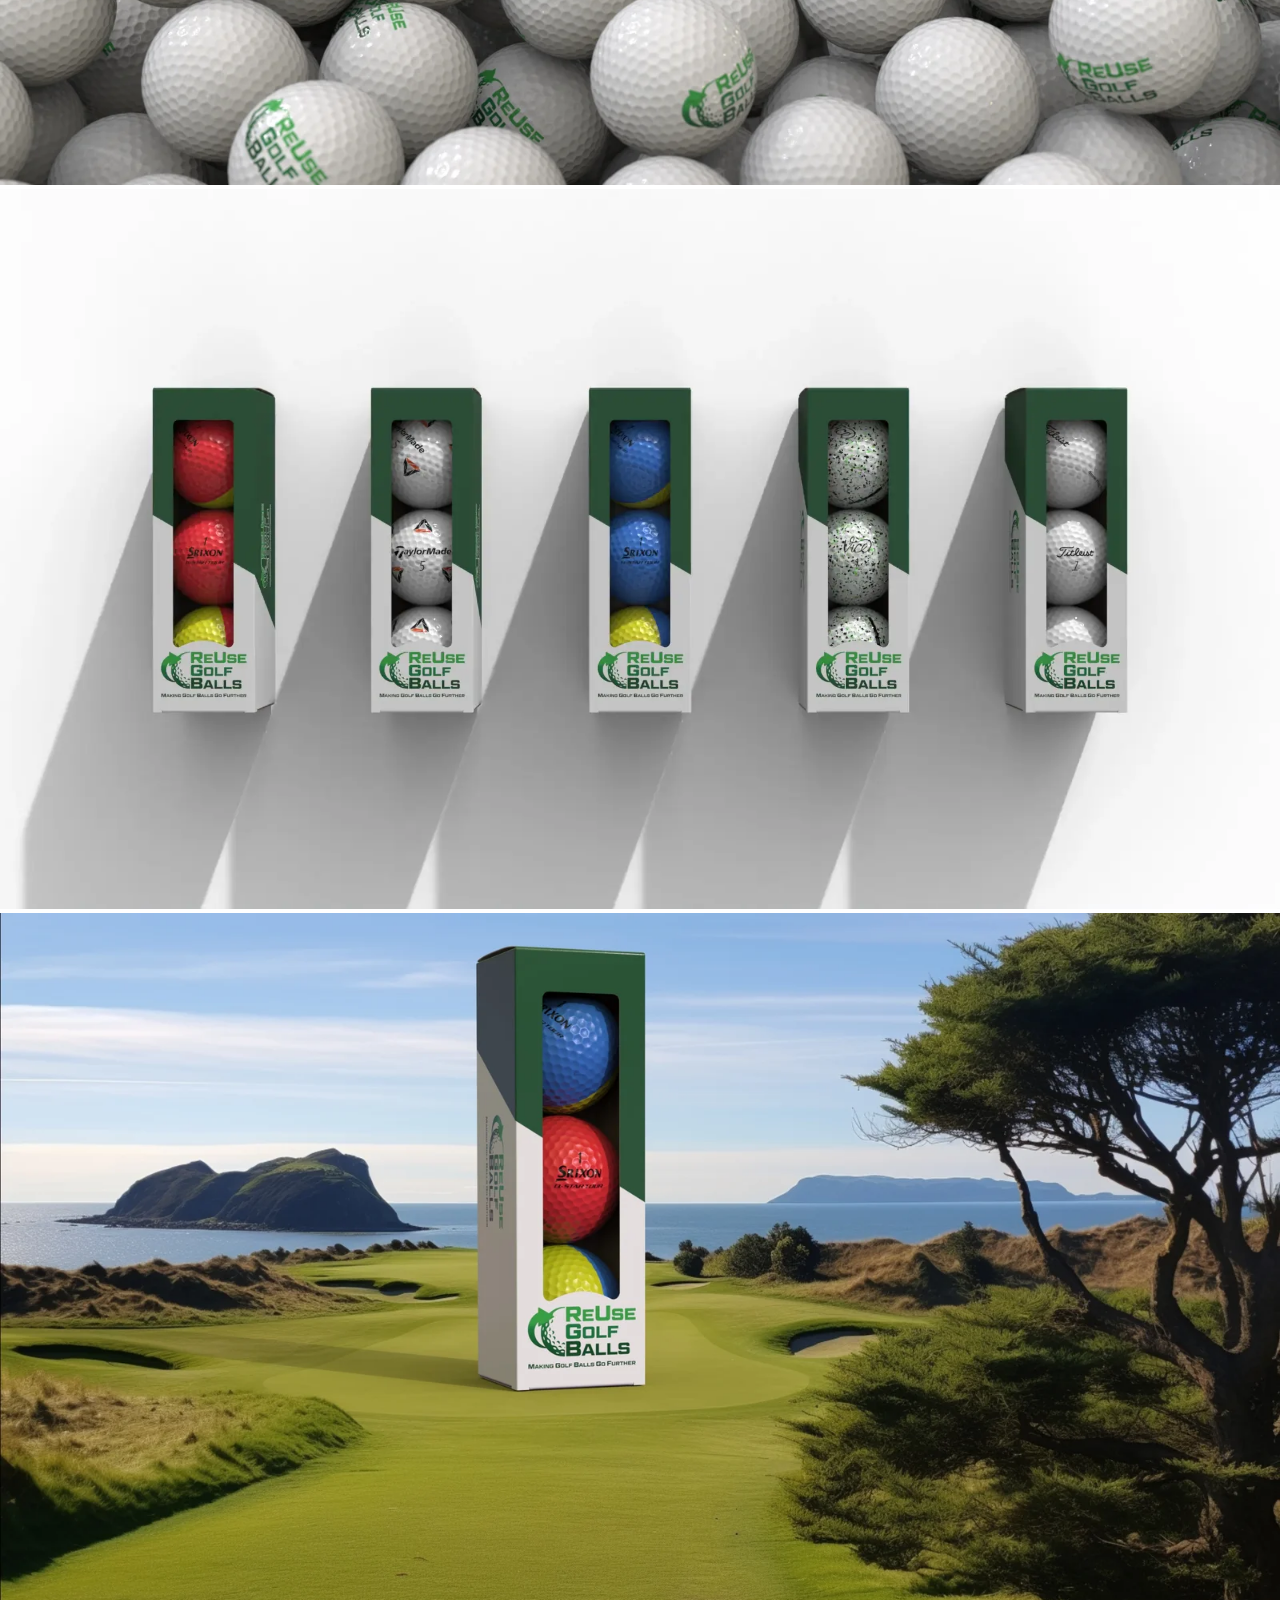
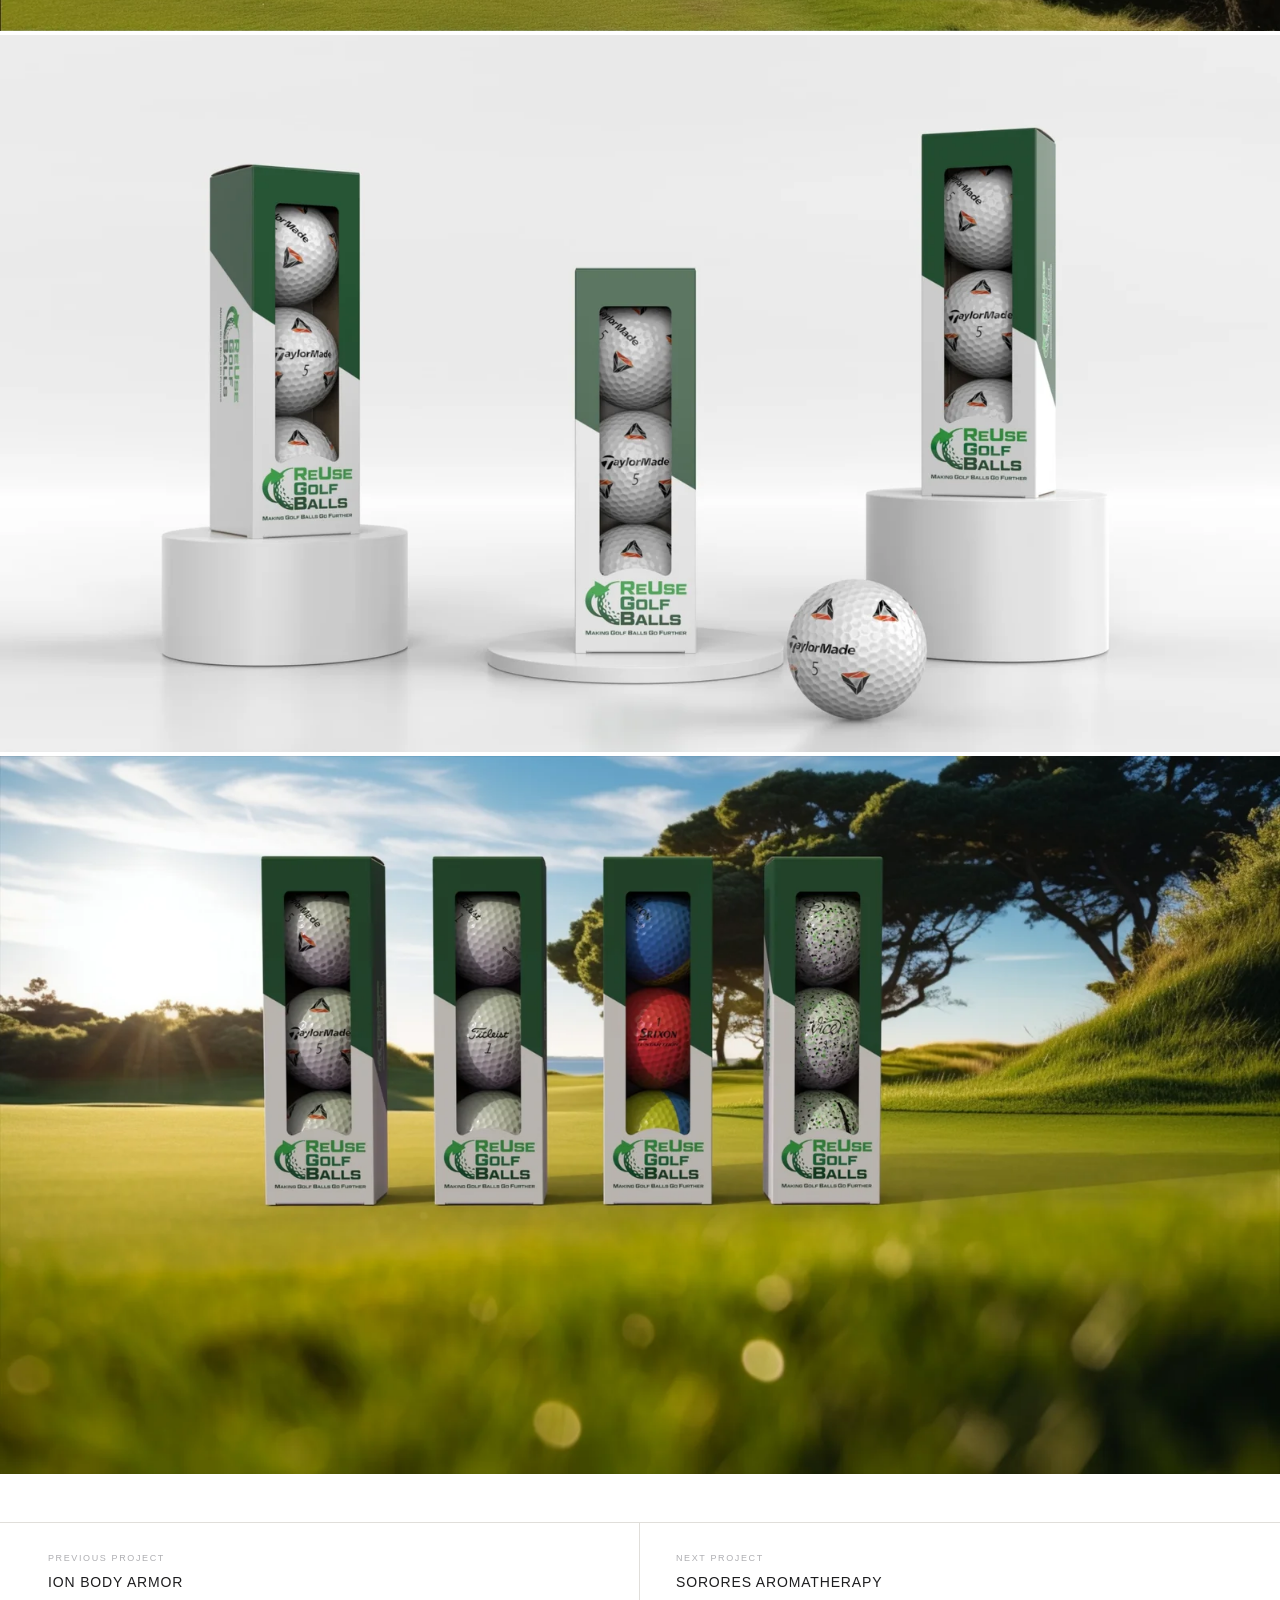
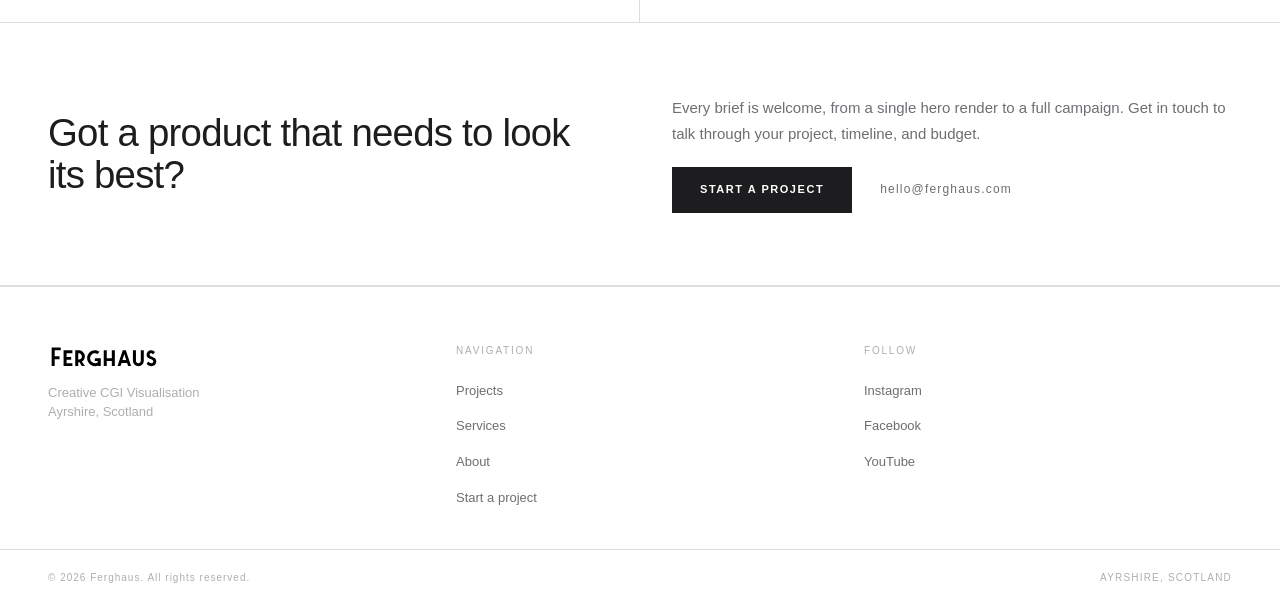
<file: projects/reuse-golf-balls/index.html>
<!DOCTYPE html>
<html lang="en">
<head>
  <meta charset="UTF-8">
  <meta name="viewport" content="width=device-width, initial-scale=1.0">
  <meta name="description" content="Product packaging visualisation and animation for ReUse Golf Balls. CGI renders and motion content by Ferghaus.">
  <meta name="theme-color" content="#f4f3f0">

  <!-- Canonical -->
  <link rel="canonical" href="https://ferghaus.com/projects/reuse-golf-balls/">

  <!-- Open Graph -->
  <meta property="og:title" content="ReUse Golf Balls | Ferghaus">
  <meta property="og:description" content="Product packaging visualisation and animation for ReUse Golf Balls. CGI renders and motion content by Ferghaus.">
  <meta property="og:type" content="website">
  <meta property="og:url" content="https://ferghaus.com/projects/reuse-golf-balls/">
  <meta property="og:image" content="https://ferghaus.com/assets/images/projects/reuse-golf-balls/reuse-golf-balls-packaging-1200.webp">

  <!-- Styles -->
  <link rel="stylesheet" href="/assets/css/main.css">

  <!-- Preload hero image -->
  <link rel="preload" as="image" href="/assets/images/projects/reuse-golf-balls/reuse-golf-balls-packaging-1200.webp" imagesrcset="/assets/images/projects/reuse-golf-balls/reuse-golf-balls-packaging-800.webp 800w, /assets/images/projects/reuse-golf-balls/reuse-golf-balls-packaging-1200.webp 1200w, /assets/images/projects/reuse-golf-balls/reuse-golf-balls-packaging-1600.webp 1600w">

  <title>ReUse Golf Balls | Ferghaus</title>

  <!-- Structured Data -->
  <script type="application/ld+json">
  {
    "@context": "https://schema.org",
    "@type": "CreativeWork",
    "name": "ReUse Golf Balls",
    "description": "Product packaging visualisation and animation for a sustainable golf brand.",
    "creator": {
      "@type": "LocalBusiness",
      "name": "Ferghaus",
      "url": "https://ferghaus.com",
      "address": {
        "@type": "PostalAddress",
        "addressRegion": "Ayrshire",
        "addressCountry": "GB"
      }
    },
    "datePublished": "2024"
  }
  </script>
</head>
<body>
  <!-- Skip Link -->
  <a href="#main-content" class="skip-link">Skip to content</a>

  <!-- Navigation -->
  <nav class="nav" id="main-nav">
    <a href="/" class="nav-logo">
      <img src="/assets/images/global/logo.svg" alt="Ferghaus">
    </a>
    <div class="nav-links">
      <a href="/projects">Projects</a>
      <a href="/services">Services</a>
      <a href="/about">About</a>
      <a href="/contact" class="btn-nav">Start a project</a>
    </div>
    <button class="nav-hamburger" id="nav-hamburger" aria-label="Toggle navigation menu" aria-expanded="false">
      <span></span>
      <span></span>
      <span></span>
    </button>  </nav>

    <div class="nav-drawer-backdrop" id="nav-backdrop"></div>
    <div class="nav-mobile-menu" id="nav-mobile-menu">
      <button class="nav-drawer-close" id="nav-drawer-close" aria-label="Close menu">&#x2715;</button>
      <a href="/">Home</a>
      <a href="/projects">Projects</a>
      <a href="/services">Services</a>
      <a href="/about">About</a>
      <a href="/contact" class="nav-mobile-cta">Start a project</a>
    </div>

  <!-- Main Content -->
  <main id="main-content">

    <!-- Project Hero Overlay -->
    <div class="project-hero-overlay project-hero-overlay--sm">
      <picture>
        <source srcset="/assets/images/projects/reuse-golf-balls/reuse-golf-balls-packaging-800.webp 800w, /assets/images/projects/reuse-golf-balls/reuse-golf-balls-packaging-1200.webp 1200w, /assets/images/projects/reuse-golf-balls/reuse-golf-balls-packaging-1600.webp 1600w">
        <img src="/assets/images/projects/reuse-golf-balls/reuse-golf-balls-packaging-1200.webp" alt="ReUse Golf Balls packaging CGI" loading="eager" fetchpriority="high">
      </picture>
      <div class="project-hero-overlay-text">
        <p class="project-hero-overlay-label">Projects</p>
        <h1 class="project-hero-overlay-h1">ReUse Golf Balls</h1>
        <p class="project-hero-overlay-sub">Packaging renders, scene styling and animation for a sustainability-focused golf brand selling refurbished balls across the UK and Europe.</p>
      </div>
    </div>

    <!-- Project Meta -->
    <div class="project-meta">
      <div class="project-meta-item">
        <div class="project-meta-label">Client</div>
        <div class="project-meta-value">ReUse Golf Balls</div>
      </div>
      <div class="project-meta-item">
        <div class="project-meta-label">Service</div>
        <div class="project-meta-value">Product Visualisation &amp; Animation</div>
      </div>
      <div class="project-meta-item">
        <div class="project-meta-label">Year</div>
        <div class="project-meta-value">2024</div>
      </div>
    </div>

    <!-- Project Split -->
    <section class="project-split">
      <div class="project-split-content">
        <h3>The brief</h3>
        <h2>Clean, retail-ready imagery for a brand with a purpose.</h2>
        <p>ReUse Golf Balls had a strong product and a clear environmental message, but needed imagery that could carry that positioning across their website, packaging and social channels. The brief was for clean, premium-feeling renders that gave their refurbished balls the same visual treatment you'd expect from a brand-new product.</p>
        <p>The work covered the full packaging range, individual ball compositions, and animation sequences for use on social media. Getting the reflectivity and surface texture of the balls right was the priority. Doing it in CGI meant the team could iterate on colour, angle and lighting without a single studio session.</p>
      </div>
      <div class="project-split-image">
        <video autoplay muted loop playsinline poster="/assets/images/projects/reuse-golf-balls/reuse-golf-packaging-poster.webp" aria-label="ReUse Golf Balls animation">
          <source src="/assets/videos/loops/golf-ball-animation.webm" type="video/webm">
          <source src="/assets/videos/loops/golf-ball-animation.mp4" type="video/mp4">
        </video>
      </div>
    </section>

    <!-- Project Images -->
    <div class="project-images">
      <div class="project-image-pair">
        <div class="project-image-full">
          <picture>
            <source srcset="/assets/images/projects/reuse-golf-balls/golf-ball-scenes-800.webp 800w, /assets/images/projects/reuse-golf-balls/golf-ball-scenes-1200.webp 1200w, /assets/images/projects/reuse-golf-balls/golf-ball-scenes-1600.webp 1600w">
            <img src="/assets/images/projects/reuse-golf-balls/golf-ball-scenes-1200.webp" alt="ReUse Golf Balls scene render" loading="lazy">
          </picture>
        </div>
        <div class="project-image-full">
          <picture>
            <source srcset="/assets/images/projects/reuse-golf-balls/reuse-golf-packaging-poster.webp 800w, /assets/images/projects/reuse-golf-balls/reuse-golf-packaging-poster.webp 1200w">
            <img src="/assets/images/projects/reuse-golf-balls/reuse-golf-packaging-poster.webp" alt="ReUse Golf Balls packaging detail" loading="lazy">
          </picture>
        </div>
      </div>
      <div class="project-image-pair">
        <div class="project-image-full">
          <picture>
            <source srcset="/assets/images/projects/reuse-golf-balls/reuse-golf-packaging-723-800.webp 800w, /assets/images/projects/reuse-golf-balls/reuse-golf-packaging-723-1200.webp 1200w, /assets/images/projects/reuse-golf-balls/reuse-golf-packaging-723-1600.webp 1600w">
            <img src="/assets/images/projects/reuse-golf-balls/reuse-golf-packaging-723-1200.webp" alt="ReUse Golf Balls packaging render" loading="lazy">
          </picture>
        </div>
        <div class="project-image-full">
          <picture>
            <source srcset="/assets/images/projects/reuse-golf-balls/reuse-golf-packaging-746-800.webp 800w, /assets/images/projects/reuse-golf-balls/reuse-golf-packaging-746-1200.webp 1200w, /assets/images/projects/reuse-golf-balls/reuse-golf-packaging-746-1600.webp 1600w">
            <img src="/assets/images/projects/reuse-golf-balls/reuse-golf-packaging-746-1200.webp" alt="ReUse Golf Balls packaging detail" loading="lazy">
          </picture>
        </div>
        <div class="project-image-full">
          <picture>
            <source srcset="/assets/images/projects/reuse-golf-balls/reuse-golf-packaging-758-800.webp 800w, /assets/images/projects/reuse-golf-balls/reuse-golf-packaging-758-1200.webp 1200w, /assets/images/projects/reuse-golf-balls/reuse-golf-packaging-758-1600.webp 1600w">
            <img src="/assets/images/projects/reuse-golf-balls/reuse-golf-packaging-758-1200.webp" alt="ReUse Golf Balls packaging lifestyle" loading="lazy">
          </picture>
        </div>
      </div>
    </div>

    <!-- Project Navigation -->
    <div class="project-nav">
      <a href="/projects/ion-body-armor" class="project-nav-item">
        <span class="project-nav-dir">Previous project</span>
        <span class="project-nav-title">Ion Body Armor</span>
      </a>
      <a href="/projects/sorores-aromatherapy" class="project-nav-item">
        <span class="project-nav-dir">Next project</span>
        <span class="project-nav-title">Sorores Aromatherapy</span>
      </a>
    </div>

    <!-- CTA Section -->
    <section class="cta-section">
      <h2 class="cta-h2">Got a product that needs to look its best?</h2>
      <div class="cta-right">
        <p class="cta-p">Every brief is welcome, from a single hero render to a full campaign. Get in touch to talk through your project, timeline, and budget.</p>
        <div class="cta-actions">
          <a href="/contact" class="btn-primary">Start a project</a>
          <a href="mailto:hello@ferghaus.com" class="cta-email">hello@ferghaus.com</a>
        </div>
      </div>
    </section>

  </main>

  <!-- Footer -->
  <footer>
    <div class="footer-brand">
      <a href="/">
        <img src="/assets/images/global/logo.svg" alt="Ferghaus">
      </a>
      <p class="footer-tagline">Creative CGI Visualisation<br>Ayrshire, Scotland</p>
    </div>
    <div class="footer-col">
      <h3>Navigation</h3>
      <ul>
        <li><a href="/projects">Projects</a></li>
        <li><a href="/services">Services</a></li>
        <li><a href="/about">About</a></li>
        <li><a href="/contact">Start a project</a></li>
      </ul>
    </div>
    <div class="footer-col">
      <h3>Follow</h3>
      <ul>
        <li><a href="https://www.instagram.com/Ferghaus/" target="_blank" rel="noopener noreferrer">Instagram</a></li>
        <li><a href="https://www.facebook.com/Ferghaus/" target="_blank" rel="noopener noreferrer">Facebook</a></li>
        <li><a href="https://www.youtube.com/@Ferghausltd" target="_blank" rel="noopener noreferrer">YouTube</a></li>
      </ul>
    </div>
  </footer>
  <div class="footer-bottom">
    <span class="footer-copy">&copy; 2026 Ferghaus. All rights reserved.</span>
    <span class="footer-location">Ayrshire, Scotland</span>
  </div><!-- Scripts -->
  <script src="/assets/js/main.js"></script>
</body>
</html>
</file>
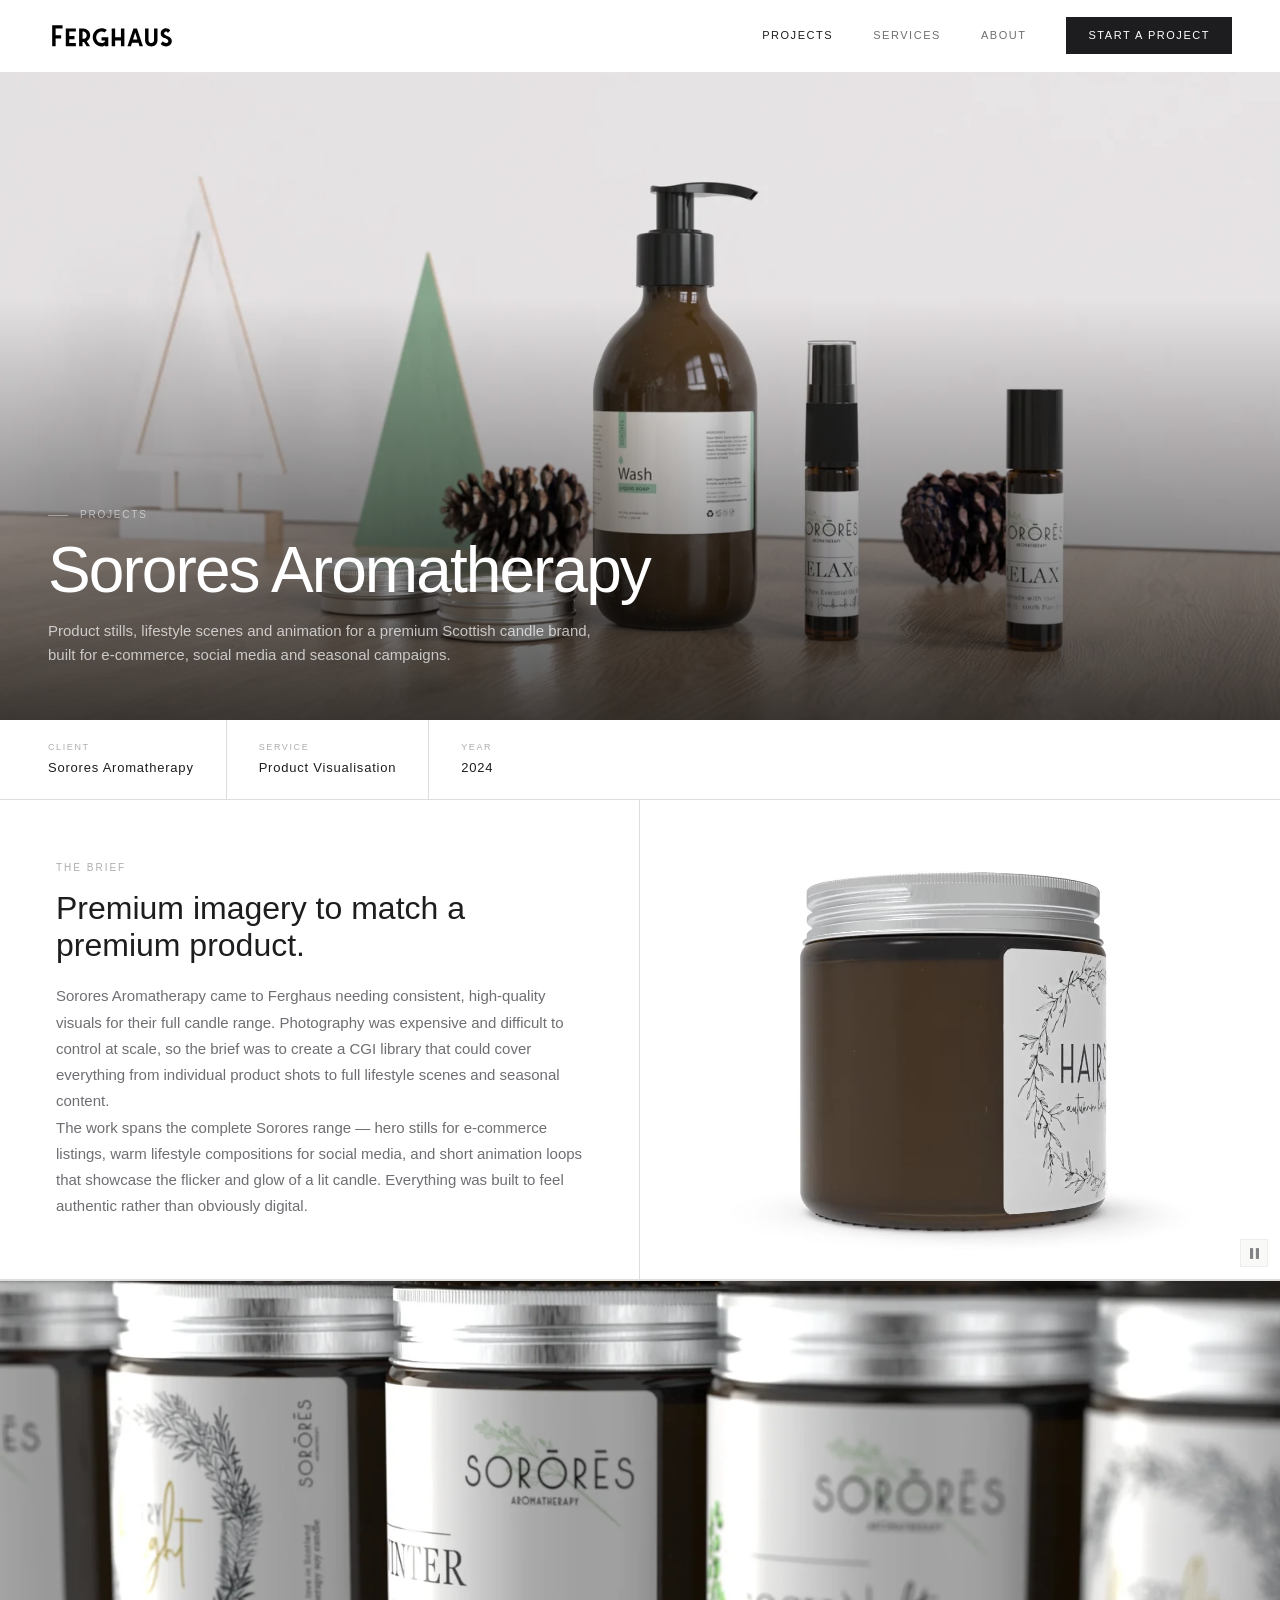
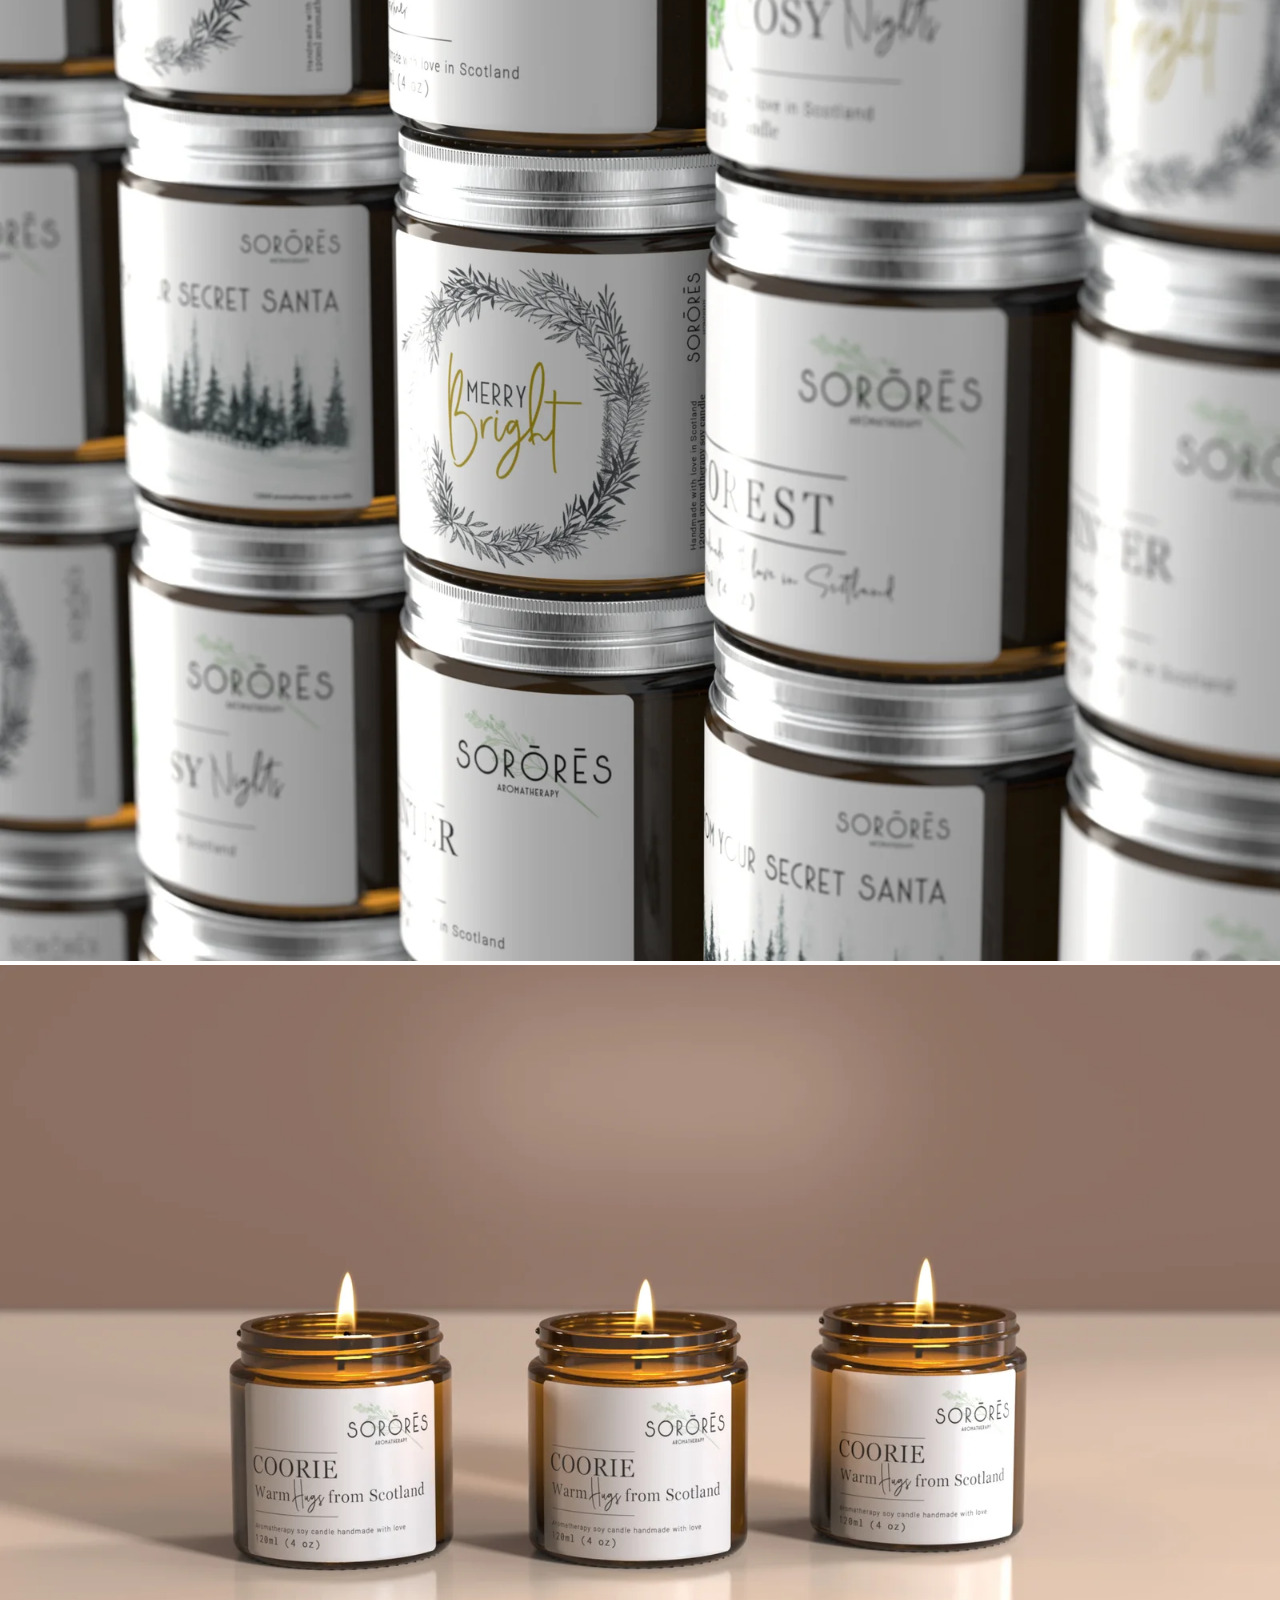
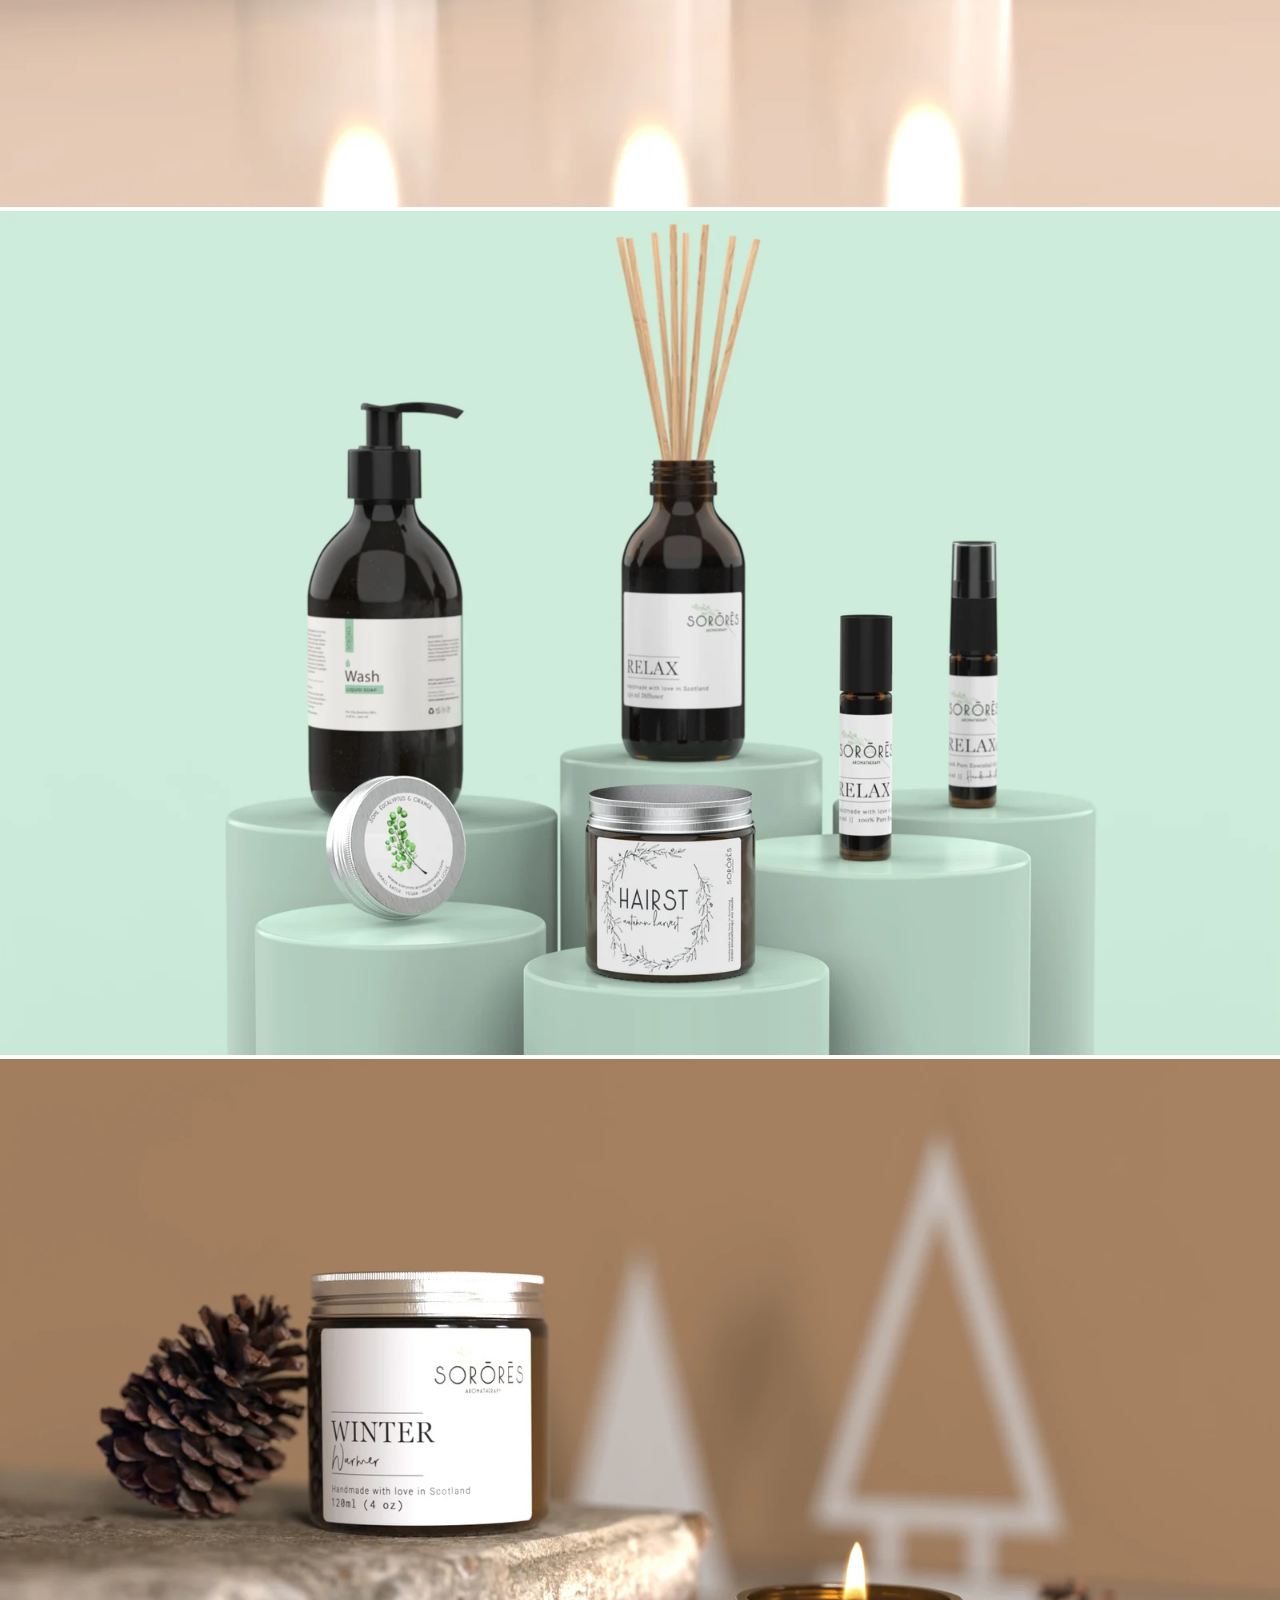
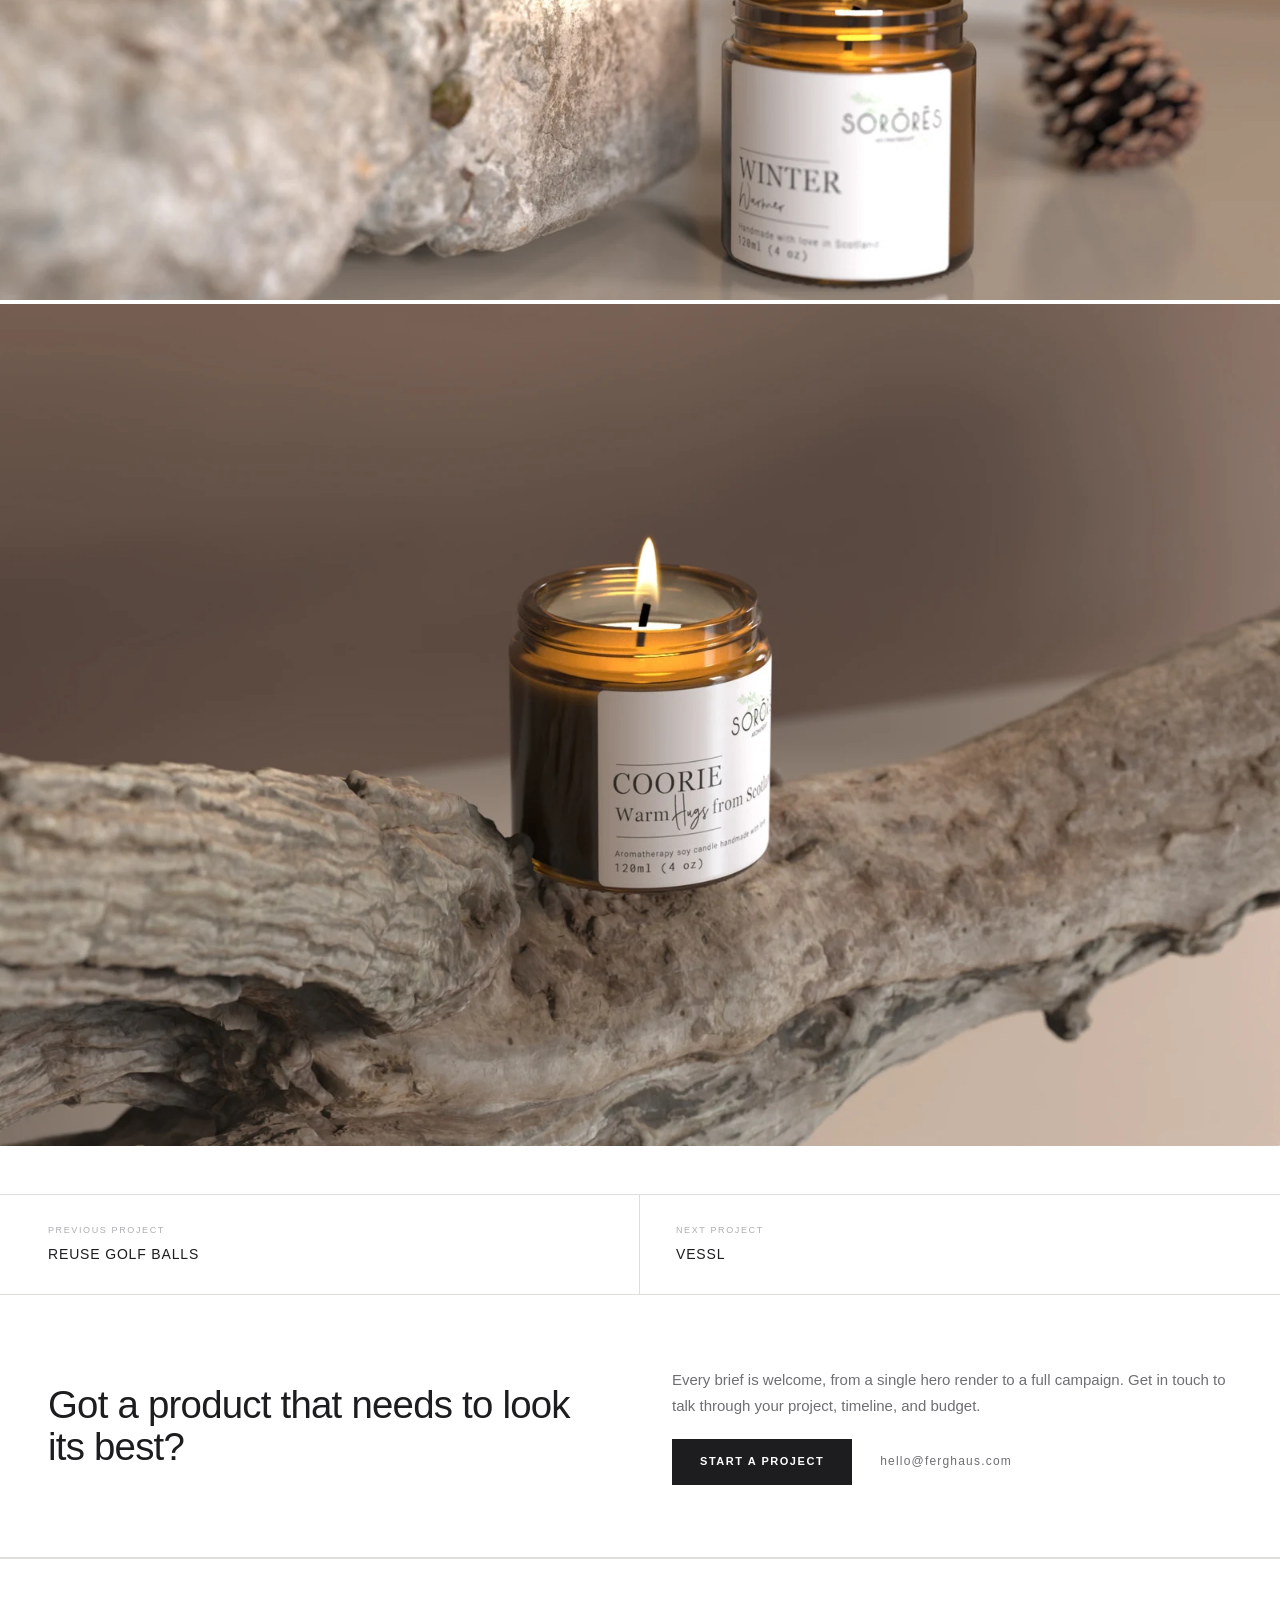
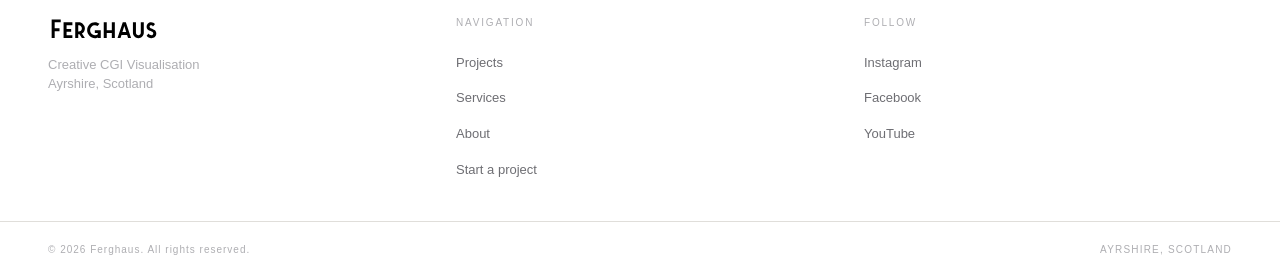
<file: projects/sorores-aromatherapy/index.html>
<!DOCTYPE html>
<html lang="en">
<head>
  <meta charset="UTF-8">
  <meta name="viewport" content="width=device-width, initial-scale=1.0">
  <meta name="description" content="Product visualisation for Sorores Aromatherapy. Photorealistic CGI candle renders for e-commerce and brand use by Ferghaus.">
  <meta name="theme-color" content="#f4f3f0">

  <!-- Canonical -->
  <link rel="canonical" href="https://ferghaus.com/projects/sorores-aromatherapy/">

  <!-- Open Graph -->
  <meta property="og:title" content="Sorores Aromatherapy | Ferghaus">
  <meta property="og:description" content="Product visualisation for Sorores Aromatherapy. Photorealistic CGI candle renders for e-commerce and brand use by Ferghaus.">
  <meta property="og:type" content="website">
  <meta property="og:url" content="https://ferghaus.com/projects/sorores-aromatherapy/">
  <meta property="og:image" content="https://ferghaus.com/assets/images/projects/sorores-aromatherapy/120ml-candle-1200.webp">

  <!-- Styles -->
  <link rel="stylesheet" href="/assets/css/main.css">

  <!-- Preload hero image -->
  <link rel="preload" as="image" href="/assets/images/projects/sorores-aromatherapy/sorores-xmas-scene-1200.webp" imagesrcset="/assets/images/projects/sorores-aromatherapy/sorores-xmas-scene-800.webp 800w, /assets/images/projects/sorores-aromatherapy/sorores-xmas-scene-1200.webp 1200w, /assets/images/projects/sorores-aromatherapy/sorores-xmas-scene-1600.webp 1600w">

  <title>Sorores Aromatherapy | Ferghaus</title>

  <!-- Structured Data -->
  <script type="application/ld+json">
  {
    "@context": "https://schema.org",
    "@type": "CreativeWork",
    "name": "Sorores Aromatherapy",
    "description": "Photorealistic candle product renders for an aromatherapy brand.",
    "creator": {
      "@type": "LocalBusiness",
      "name": "Ferghaus",
      "url": "https://ferghaus.com",
      "address": {
        "@type": "PostalAddress",
        "addressRegion": "Ayrshire",
        "addressCountry": "GB"
      }
    },
    "datePublished": "2024"
  }
  </script>
</head>
<body>
  <!-- Skip Link -->
  <a href="#main-content" class="skip-link">Skip to content</a>

  <!-- Navigation -->
  <nav class="nav" id="main-nav">
    <a href="/" class="nav-logo">
      <img src="/assets/images/global/logo.svg" alt="Ferghaus">
    </a>
    <div class="nav-links">
      <a href="/projects">Projects</a>
      <a href="/services">Services</a>
      <a href="/about">About</a>
      <a href="/contact" class="btn-nav">Start a project</a>
    </div>
    <button class="nav-hamburger" id="nav-hamburger" aria-label="Toggle navigation menu" aria-expanded="false">
      <span></span>
      <span></span>
      <span></span>
    </button>  </nav>

    <div class="nav-drawer-backdrop" id="nav-backdrop"></div>
    <div class="nav-mobile-menu" id="nav-mobile-menu">
      <button class="nav-drawer-close" id="nav-drawer-close" aria-label="Close menu">&#x2715;</button>
      <a href="/">Home</a>
      <a href="/projects">Projects</a>
      <a href="/services">Services</a>
      <a href="/about">About</a>
      <a href="/contact" class="nav-mobile-cta">Start a project</a>
    </div>

  <!-- Main Content -->
  <main id="main-content">

    <!-- Project Hero Overlay -->
    <div class="project-hero-overlay">
      <picture>
        <source srcset="/assets/images/projects/sorores-aromatherapy/sorores-xmas-scene-800.webp 800w, /assets/images/projects/sorores-aromatherapy/sorores-xmas-scene-1200.webp 1200w, /assets/images/projects/sorores-aromatherapy/sorores-xmas-scene-1600.webp 1600w">
        <img src="/assets/images/projects/sorores-aromatherapy/sorores-xmas-scene-1200.webp" alt="Sorores Aromatherapy seasonal lifestyle scene" loading="eager" fetchpriority="high">
      </picture>
      <div class="project-hero-overlay-text">
        <p class="project-hero-overlay-label">Projects</p>
        <h1 class="project-hero-overlay-h1">Sorores Aromatherapy</h1>
        <p class="project-hero-overlay-sub">Product stills, lifestyle scenes and animation for a premium Scottish candle brand, built for e-commerce, social media and seasonal campaigns.</p>
      </div>
    </div>

    <!-- Project Meta -->
    <div class="project-meta">
      <div class="project-meta-item">
        <div class="project-meta-label">Client</div>
        <div class="project-meta-value">Sorores Aromatherapy</div>
      </div>
      <div class="project-meta-item">
        <div class="project-meta-label">Service</div>
        <div class="project-meta-value">Product Visualisation</div>
      </div>
      <div class="project-meta-item">
        <div class="project-meta-label">Year</div>
        <div class="project-meta-value">2024</div>
      </div>
    </div>

    <!-- Project Split -->
    <section class="project-split">
      <div class="project-split-content">
        <h3>The brief</h3>
        <h2>Premium imagery to match a premium product.</h2>
        <p>Sorores Aromatherapy came to Ferghaus needing consistent, high-quality visuals for their full candle range. Photography was expensive and difficult to control at scale, so the brief was to create a CGI library that could cover everything from individual product shots to full lifestyle scenes and seasonal content.</p>
        <p>The work spans the complete Sorores range — hero stills for e-commerce listings, warm lifestyle compositions for social media, and short animation loops that showcase the flicker and glow of a lit candle. Everything was built to feel authentic rather than obviously digital.</p>
      </div>
      <div class="project-split-image">
        <video autoplay muted loop playsinline poster="/assets/images/projects/sorores-aromatherapy/candle-120ml-poster.webp" aria-label="Sorores candle animation">
          <source src="/assets/videos/loops/candle-120ml.webm" type="video/webm">
          <source src="/assets/videos/loops/candle-120ml.mp4" type="video/mp4">
        </video>
      </div>
    </section>

    <!-- Project Images -->
    <div class="project-images">
      <div class="project-image-pair">
        <div class="project-image-full">
          <picture>
            <source srcset="/assets/images/projects/sorores-aromatherapy/120ml-candle-800.webp 800w, /assets/images/projects/sorores-aromatherapy/120ml-candle-1200.webp 1200w, /assets/images/projects/sorores-aromatherapy/120ml-candle-1600.webp 1600w">
            <img src="/assets/images/projects/sorores-aromatherapy/120ml-candle-1200.webp" alt="Sorores 120ml candle render" loading="lazy">
          </picture>
        </div>
        <div class="project-image-full">
          <picture>
            <source srcset="/assets/images/projects/sorores-aromatherapy/3-candles-copy-800.webp 800w, /assets/images/projects/sorores-aromatherapy/3-candles-copy-1200.webp 1200w, /assets/images/projects/sorores-aromatherapy/3-candles-copy-1600.webp 1600w">
            <img src="/assets/images/projects/sorores-aromatherapy/3-candles-copy-1200.webp" alt="Sorores candle range CGI" loading="lazy">
          </picture>
        </div>
      </div>
      <div class="project-image-full">
        <picture>
          <source srcset="/assets/images/projects/sorores-aromatherapy/pedastool-scene-42-800.webp 800w, /assets/images/projects/sorores-aromatherapy/pedastool-scene-42-1200.webp 1200w, /assets/images/projects/sorores-aromatherapy/pedastool-scene-42-1600.webp 1600w">
          <img src="/assets/images/projects/sorores-aromatherapy/pedastool-scene-42-1200.webp" alt="Sorores candle pedestal lifestyle scene" loading="lazy">
        </picture>
      </div>
      <div class="project-image-full">
        <picture>
          <source srcset="/assets/images/projects/sorores-aromatherapy/pnine-cone-1-800.webp 800w, /assets/images/projects/sorores-aromatherapy/pnine-cone-1-1200.webp 1200w, /assets/images/projects/sorores-aromatherapy/pnine-cone-1-1600.webp 1600w">
          <img src="/assets/images/projects/sorores-aromatherapy/pnine-cone-1-1200.webp" alt="Sorores pine cone candle lifestyle render" loading="lazy">
        </picture>
      </div>
      <div class="project-image-full">
        <picture>
          <source srcset="/assets/images/projects/sorores-aromatherapy/tree-1-800.webp 800w, /assets/images/projects/sorores-aromatherapy/tree-1-1200.webp 1200w, /assets/images/projects/sorores-aromatherapy/tree-1-1600.webp 1600w">
          <img src="/assets/images/projects/sorores-aromatherapy/tree-1-1200.webp" alt="Sorores candle tree lifestyle scene" loading="lazy">
        </picture>
      </div>
    </div>

    <!-- Project Navigation -->
    <div class="project-nav">
      <a href="/projects/reuse-golf-balls" class="project-nav-item">
        <span class="project-nav-dir">Previous project</span>
        <span class="project-nav-title">ReUse Golf Balls</span>
      </a>
      <a href="/projects/vessl" class="project-nav-item">
        <span class="project-nav-dir">Next project</span>
        <span class="project-nav-title">Vessl</span>
      </a>
    </div>

    <!-- CTA Section -->
    <section class="cta-section">
      <h2 class="cta-h2">Got a product that needs to look its best?</h2>
      <div class="cta-right">
        <p class="cta-p">Every brief is welcome, from a single hero render to a full campaign. Get in touch to talk through your project, timeline, and budget.</p>
        <div class="cta-actions">
          <a href="/contact" class="btn-primary">Start a project</a>
          <a href="mailto:hello@ferghaus.com" class="cta-email">hello@ferghaus.com</a>
        </div>
      </div>
    </section>

  </main>

  <!-- Footer -->
  <footer>
    <div class="footer-brand">
      <a href="/">
        <img src="/assets/images/global/logo.svg" alt="Ferghaus">
      </a>
      <p class="footer-tagline">Creative CGI Visualisation<br>Ayrshire, Scotland</p>
    </div>
    <div class="footer-col">
      <h3>Navigation</h3>
      <ul>
        <li><a href="/projects">Projects</a></li>
        <li><a href="/services">Services</a></li>
        <li><a href="/about">About</a></li>
        <li><a href="/contact">Start a project</a></li>
      </ul>
    </div>
    <div class="footer-col">
      <h3>Follow</h3>
      <ul>
        <li><a href="https://www.instagram.com/Ferghaus/" target="_blank" rel="noopener noreferrer">Instagram</a></li>
        <li><a href="https://www.facebook.com/Ferghaus/" target="_blank" rel="noopener noreferrer">Facebook</a></li>
        <li><a href="https://www.youtube.com/@Ferghausltd" target="_blank" rel="noopener noreferrer">YouTube</a></li>
      </ul>
    </div>
  </footer>
  <div class="footer-bottom">
    <span class="footer-copy">&copy; 2026 Ferghaus. All rights reserved.</span>
    <span class="footer-location">Ayrshire, Scotland</span>
  </div><!-- Scripts -->
  <script src="/assets/js/main.js"></script>
</body>
</html>
</file>
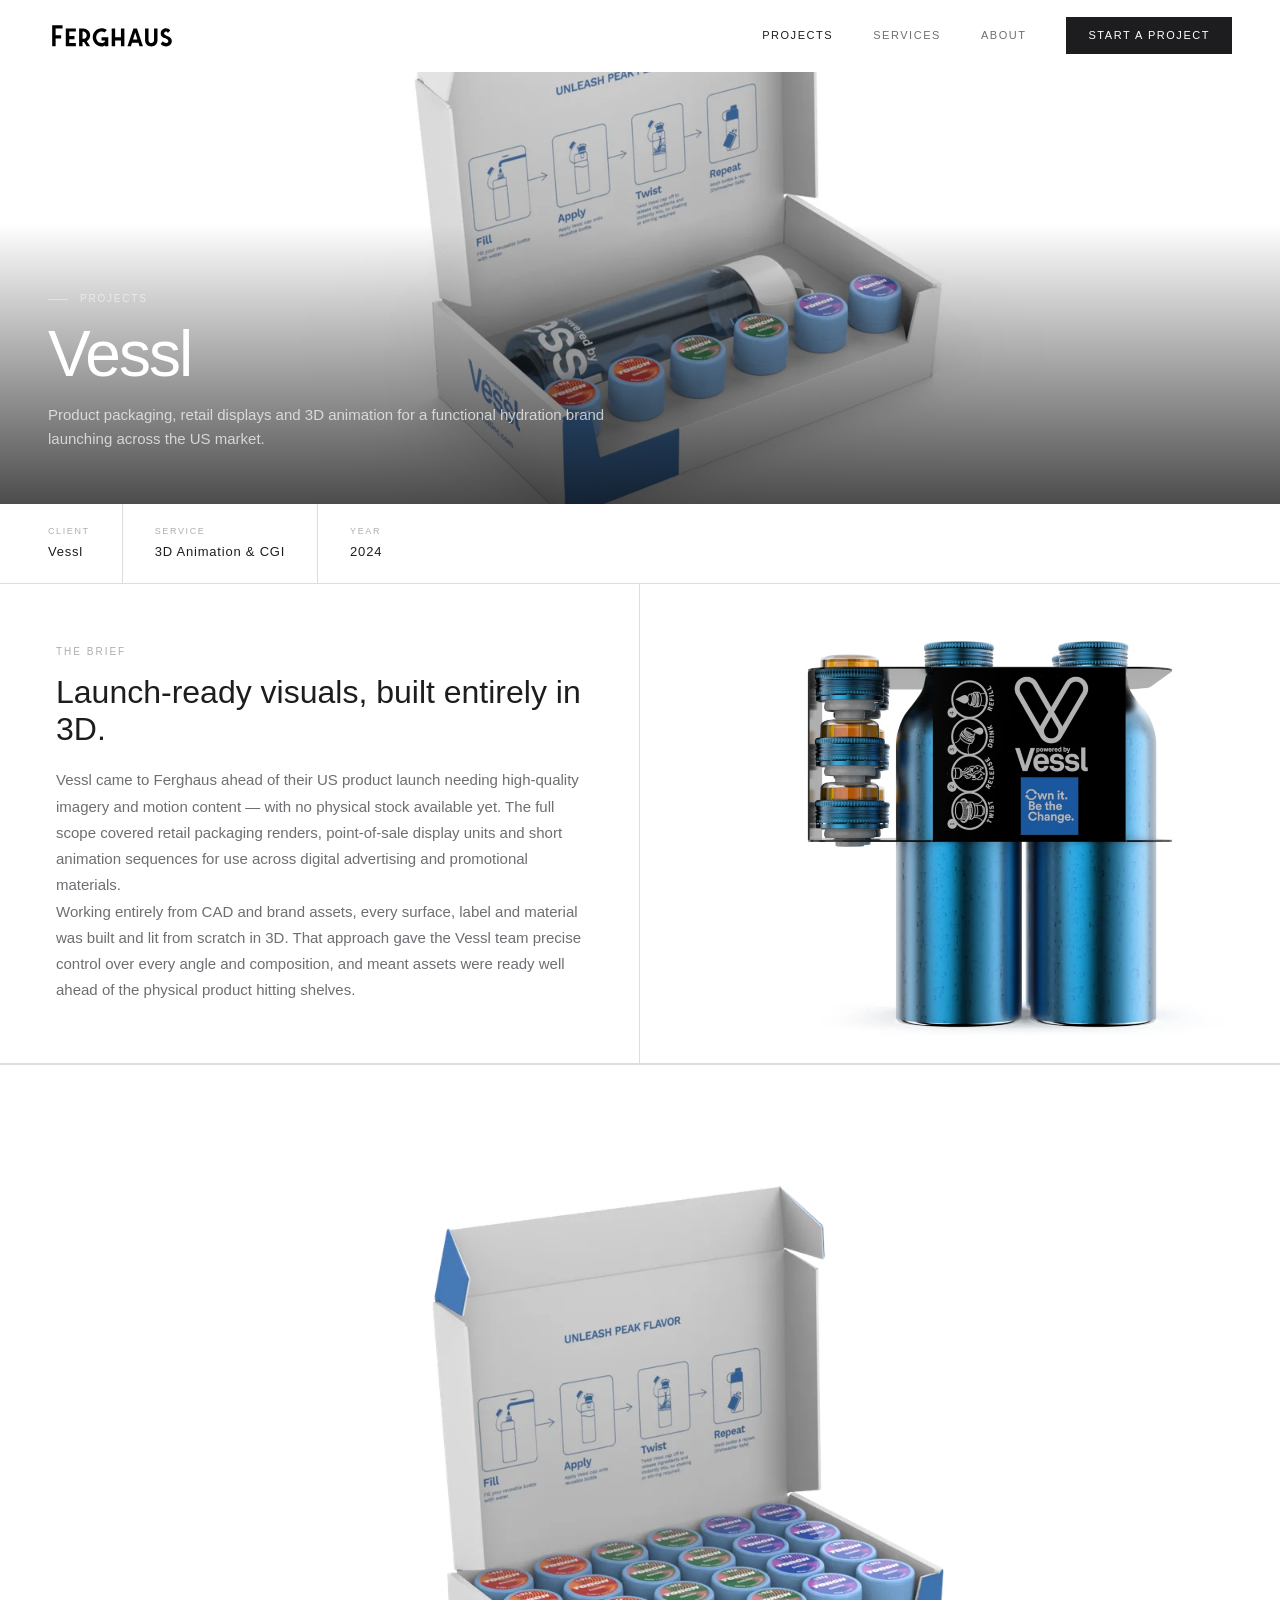
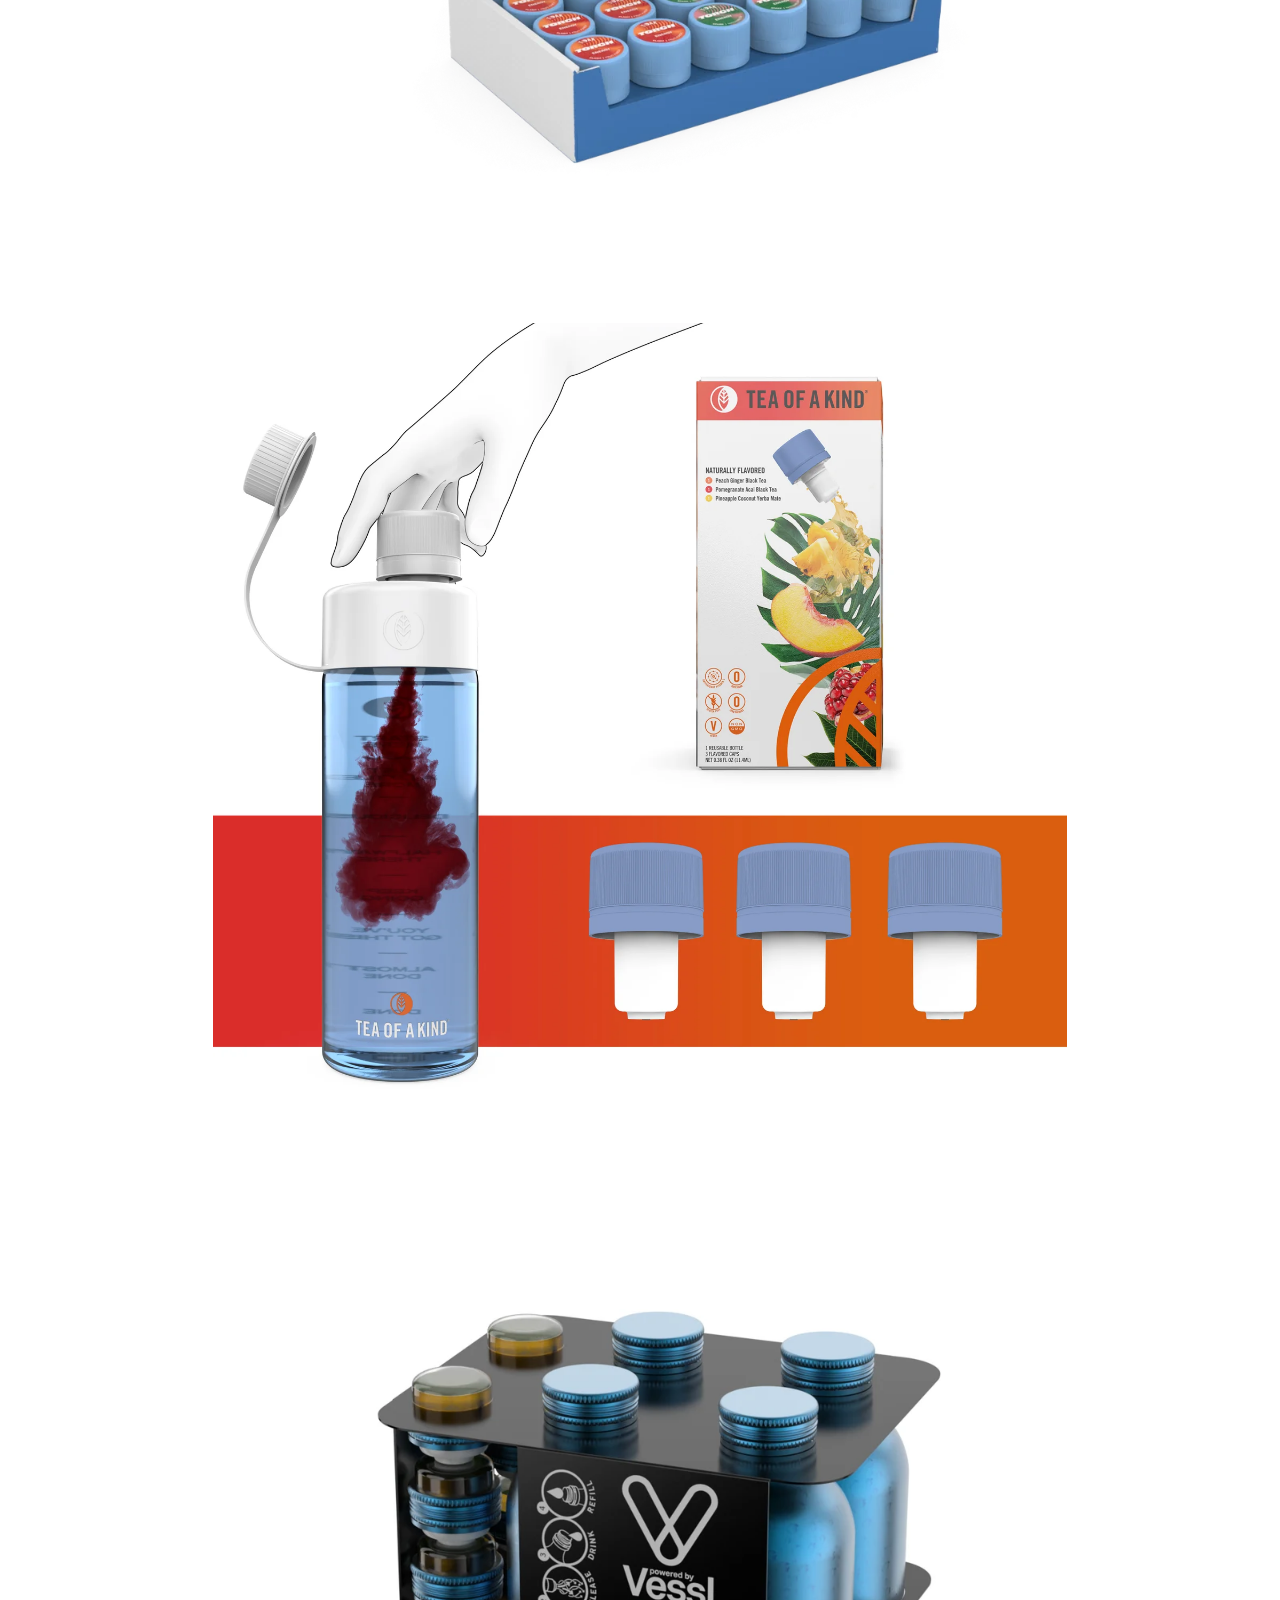
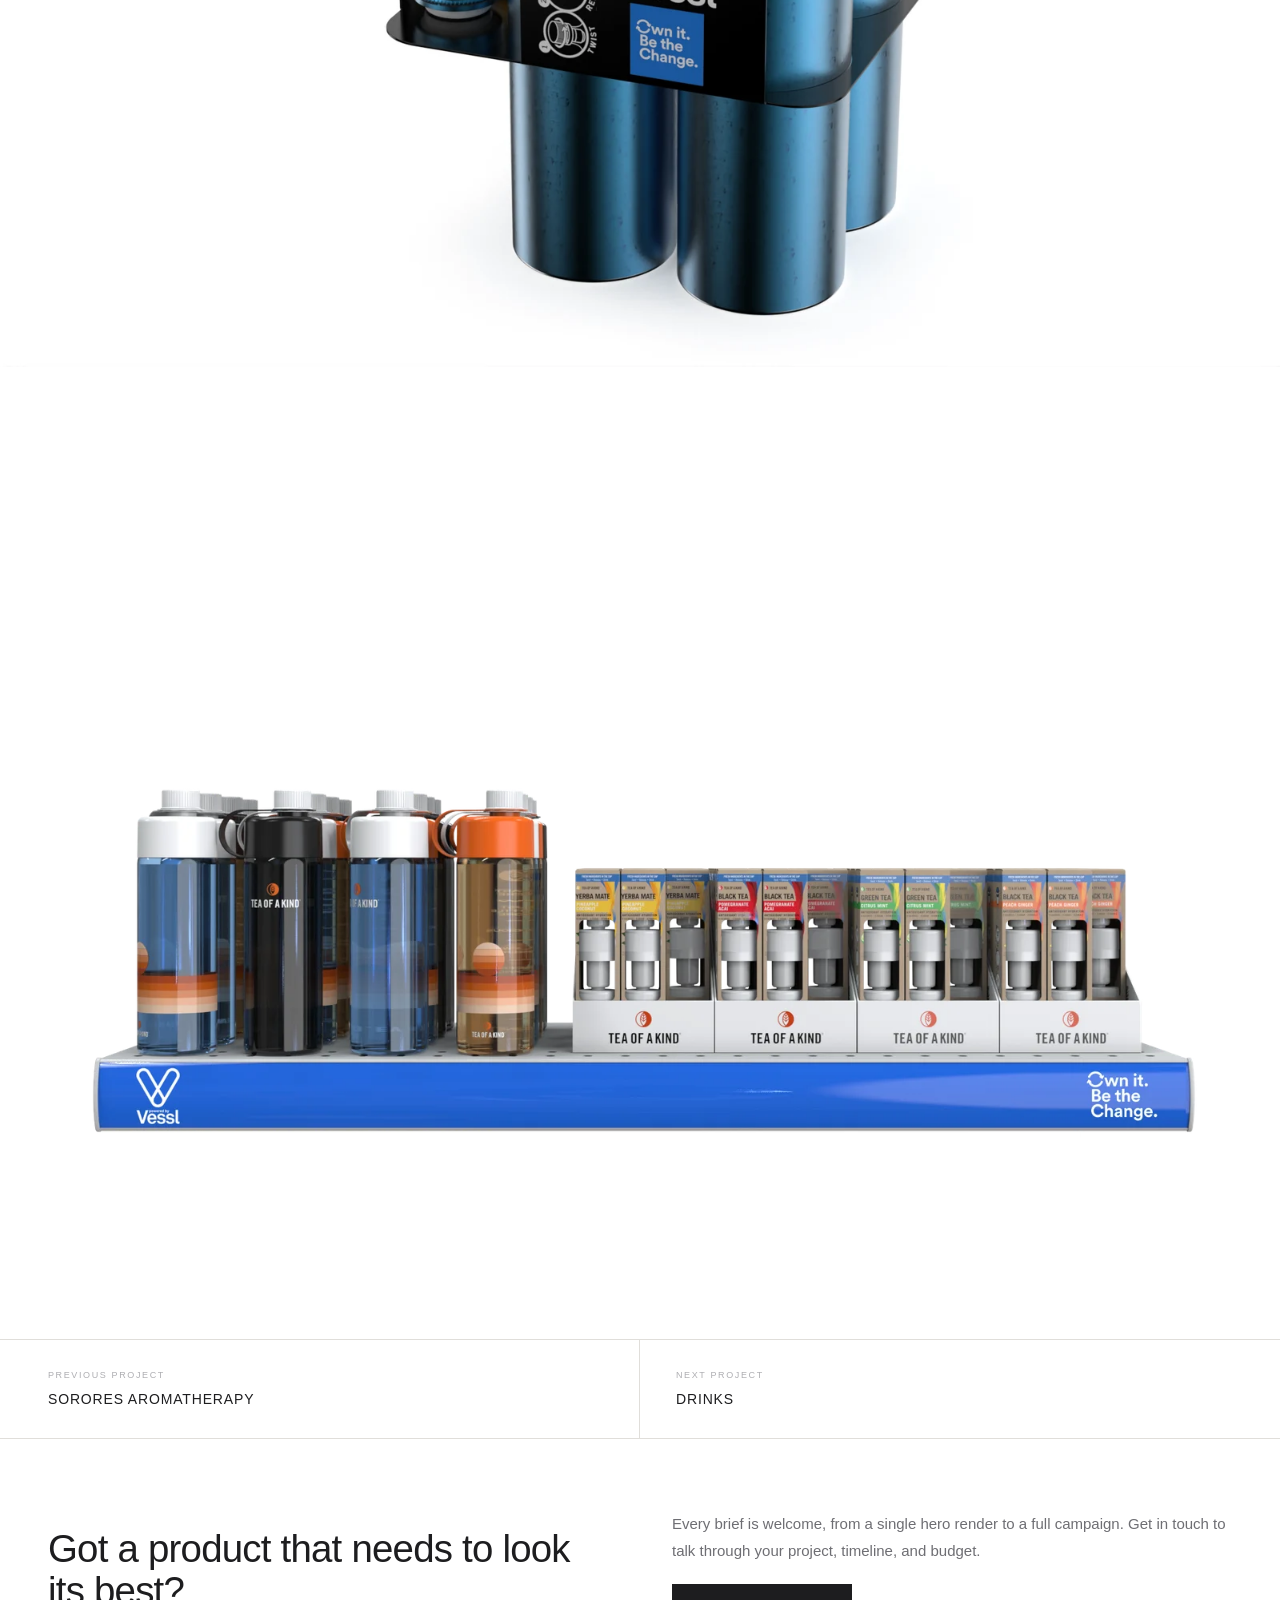
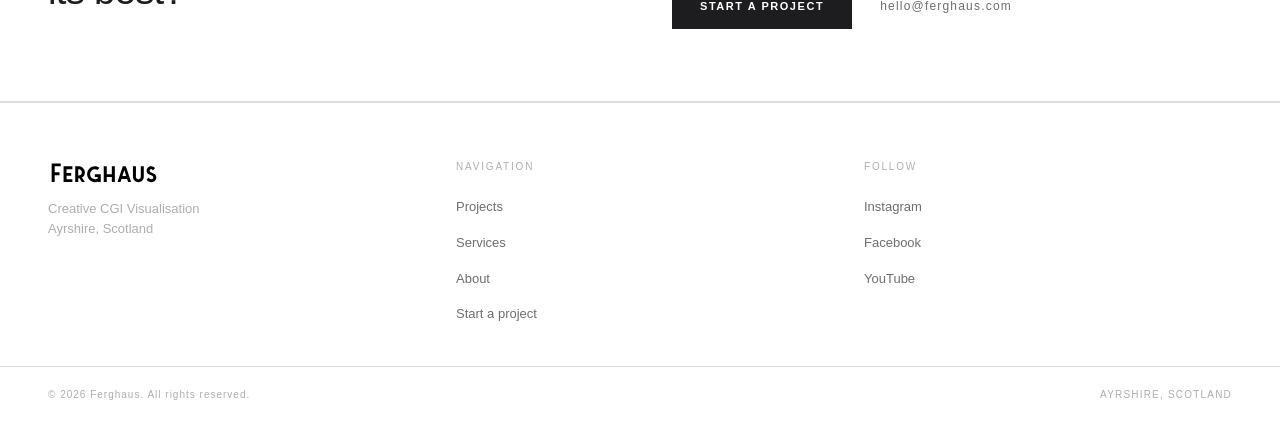
<file: projects/vessl/index.html>
<!DOCTYPE html>
<html lang="en">
<head>
  <meta charset="UTF-8">
  <meta name="viewport" content="width=device-width, initial-scale=1.0">
  <meta name="description" content="3D animation and CGI work for Vessl. Product motion content and renders by Ferghaus, Ayrshire, Scotland.">
  <meta name="theme-color" content="#f4f3f0">

  <!-- Canonical -->
  <link rel="canonical" href="https://ferghaus.com/projects/vessl/">

  <!-- Open Graph -->
  <meta property="og:title" content="Vessl | Ferghaus">
  <meta property="og:description" content="3D animation and CGI work for Vessl. Product motion content and renders by Ferghaus, Ayrshire, Scotland.">
  <meta property="og:type" content="website">
  <meta property="og:url" content="https://ferghaus.com/projects/vessl/">
  <meta property="og:image" content="https://ferghaus.com/assets/images/projects/vessl/vessl-boxes-711-1200.webp">

  <!-- Styles -->
  <link rel="stylesheet" href="/assets/css/main.css">

  <!-- Preload hero image -->
  <link rel="preload" as="image" href="/assets/images/projects/vessl/vessl-boxes-711-1200.webp" imagesrcset="/assets/images/projects/vessl/vessl-boxes-711-800.webp 800w, /assets/images/projects/vessl/vessl-boxes-711-1200.webp 1200w, /assets/images/projects/vessl/vessl-boxes-711-1600.webp 1600w">

  <title>Vessl | Ferghaus</title>

  <!-- Structured Data -->
  <script type="application/ld+json">
  {
    "@context": "https://schema.org",
    "@type": "CreativeWork",
    "name": "Vessl",
    "description": "3D animation and CGI for a product launch campaign.",
    "creator": {
      "@type": "LocalBusiness",
      "name": "Ferghaus",
      "url": "https://ferghaus.com",
      "address": {
        "@type": "PostalAddress",
        "addressRegion": "Ayrshire",
        "addressCountry": "GB"
      }
    },
    "datePublished": "2024"
  }
  </script>
</head>
<body>
  <!-- Skip Link -->
  <a href="#main-content" class="skip-link">Skip to content</a>

  <!-- Navigation -->
  <nav class="nav" id="main-nav">
    <a href="/" class="nav-logo">
      <img src="/assets/images/global/logo.svg" alt="Ferghaus">
    </a>
    <div class="nav-links">
      <a href="/projects">Projects</a>
      <a href="/services">Services</a>
      <a href="/about">About</a>
      <a href="/contact" class="btn-nav">Start a project</a>
    </div>
    <button class="nav-hamburger" id="nav-hamburger" aria-label="Toggle navigation menu" aria-expanded="false">
      <span></span>
      <span></span>
      <span></span>
    </button>  </nav>

    <div class="nav-drawer-backdrop" id="nav-backdrop"></div>
    <div class="nav-mobile-menu" id="nav-mobile-menu">
      <button class="nav-drawer-close" id="nav-drawer-close" aria-label="Close menu">&#x2715;</button>
      <a href="/">Home</a>
      <a href="/projects">Projects</a>
      <a href="/services">Services</a>
      <a href="/about">About</a>
      <a href="/contact" class="nav-mobile-cta">Start a project</a>
    </div>

  <!-- Main Content -->
  <main id="main-content">

    <!-- Project Hero Overlay -->
    <div class="project-hero-overlay project-hero-overlay--sm">
      <picture>
        <source srcset="/assets/images/projects/vessl/vessl-boxes-711-800.webp 800w, /assets/images/projects/vessl/vessl-boxes-711-1200.webp 1200w, /assets/images/projects/vessl/vessl-boxes-711-1600.webp 1600w">
        <img src="/assets/images/projects/vessl/vessl-boxes-711-1200.webp" alt="Vessl product packaging CGI render" loading="eager" fetchpriority="high" style="object-position: center 60%;">
      </picture>
      <div class="project-hero-overlay-text">
        <p class="project-hero-overlay-label">Projects</p>
        <h1 class="project-hero-overlay-h1">Vessl</h1>
        <p class="project-hero-overlay-sub">Product packaging, retail displays and 3D animation for a functional hydration brand launching across the US market.</p>
      </div>
    </div>

    <!-- Project Meta -->
    <div class="project-meta">
      <div class="project-meta-item">
        <div class="project-meta-label">Client</div>
        <div class="project-meta-value">Vessl</div>
      </div>
      <div class="project-meta-item">
        <div class="project-meta-label">Service</div>
        <div class="project-meta-value">3D Animation &amp; CGI</div>
      </div>
      <div class="project-meta-item">
        <div class="project-meta-label">Year</div>
        <div class="project-meta-value">2024</div>
      </div>
    </div>

    <!-- Project Split -->
    <section class="project-split">
      <div class="project-split-content">
        <h3>The brief</h3>
        <h2>Launch-ready visuals, built entirely in 3D.</h2>
        <p>Vessl came to Ferghaus ahead of their US product launch needing high-quality imagery and motion content — with no physical stock available yet. The full scope covered retail packaging renders, point-of-sale display units and short animation sequences for use across digital advertising and promotional materials.</p>
        <p>Working entirely from CAD and brand assets, every surface, label and material was built and lit from scratch in 3D. That approach gave the Vessl team precise control over every angle and composition, and meant assets were ready well ahead of the physical product hitting shelves.</p>
      </div>
      <div class="project-split-image">
        <picture>
          <source srcset="/assets/images/projects/vessl/ab-inbev-seltzer-398-800.webp 800w, /assets/images/projects/vessl/ab-inbev-seltzer-398-1200.webp 1200w, /assets/images/projects/vessl/ab-inbev-seltzer-398-1600.webp 1600w">
          <img src="/assets/images/projects/vessl/ab-inbev-seltzer-398-1200.webp" alt="Vessl product CGI render" loading="lazy">
        </picture>
      </div>
    </section>

    <!-- Project Images -->
    <div class="project-images project-images--uniform">
      <div class="project-image-full">
        <picture>
          <source srcset="/assets/images/projects/vessl/vessl-boxes-800.webp 800w, /assets/images/projects/vessl/vessl-boxes-1200.webp 1200w, /assets/images/projects/vessl/vessl-boxes-1600.webp 1600w">
          <img src="/assets/images/projects/vessl/vessl-boxes-1200.webp" alt="Vessl packaging render" loading="lazy">
        </picture>
      </div>
      <div class="project-image-full">
        <picture>
          <source srcset="/assets/images/home/starter-kit-1-800.webp 800w, /assets/images/home/starter-kit-1-1200.webp 1200w, /assets/images/home/starter-kit-1-1600.webp 1600w">
          <img src="/assets/images/home/starter-kit-1-1200.webp" alt="Vessl starter kit CGI render" loading="lazy">
        </picture>
      </div>
      <div class="project-image-full">
        <picture>
          <source srcset="/assets/images/projects/vessl/ab-inbev-seltzer-399-800.webp 800w, /assets/images/projects/vessl/ab-inbev-seltzer-399-1200.webp 1200w, /assets/images/projects/vessl/ab-inbev-seltzer-399-1600.webp 1600w">
          <img src="/assets/images/projects/vessl/ab-inbev-seltzer-399-1200.webp" alt="AB InBev Seltzer lifestyle CGI render" loading="lazy">
        </picture>
      </div>
      <div class="project-image-full">
        <picture>
          <source srcset="/assets/images/projects/vessl/vessl-shelf-website-non-branded-2-800.webp 800w, /assets/images/projects/vessl/vessl-shelf-website-non-branded-2-1200.webp 1200w, /assets/images/projects/vessl/vessl-shelf-website-non-branded-2-1600.webp 1600w">
          <img src="/assets/images/projects/vessl/vessl-shelf-website-non-branded-2-1200.webp" alt="Vessl retail shelf display CGI" loading="lazy">
        </picture>
      </div>
    </div>

    <!-- Project Navigation -->
    <div class="project-nav">
      <a href="/projects/sorores-aromatherapy" class="project-nav-item">
        <span class="project-nav-dir">Previous project</span>
        <span class="project-nav-title">Sorores Aromatherapy</span>
      </a>
      <a href="/projects/drinks" class="project-nav-item">
        <span class="project-nav-dir">Next project</span>
        <span class="project-nav-title">Drinks</span>
      </a>
    </div>

    <!-- CTA Section -->
    <section class="cta-section">
      <h2 class="cta-h2">Got a product that needs to look its best?</h2>
      <div class="cta-right">
        <p class="cta-p">Every brief is welcome, from a single hero render to a full campaign. Get in touch to talk through your project, timeline, and budget.</p>
        <div class="cta-actions">
          <a href="/contact" class="btn-primary">Start a project</a>
          <a href="mailto:hello@ferghaus.com" class="cta-email">hello@ferghaus.com</a>
        </div>
      </div>
    </section>

  </main>

  <!-- Footer -->
  <footer>
    <div class="footer-brand">
      <a href="/">
        <img src="/assets/images/global/logo.svg" alt="Ferghaus">
      </a>
      <p class="footer-tagline">Creative CGI Visualisation<br>Ayrshire, Scotland</p>
    </div>
    <div class="footer-col">
      <h3>Navigation</h3>
      <ul>
        <li><a href="/projects">Projects</a></li>
        <li><a href="/services">Services</a></li>
        <li><a href="/about">About</a></li>
        <li><a href="/contact">Start a project</a></li>
      </ul>
    </div>
    <div class="footer-col">
      <h3>Follow</h3>
      <ul>
        <li><a href="https://www.instagram.com/Ferghaus/" target="_blank" rel="noopener noreferrer">Instagram</a></li>
        <li><a href="https://www.facebook.com/Ferghaus/" target="_blank" rel="noopener noreferrer">Facebook</a></li>
        <li><a href="https://www.youtube.com/@Ferghausltd" target="_blank" rel="noopener noreferrer">YouTube</a></li>
      </ul>
    </div>
  </footer>
  <div class="footer-bottom">
    <span class="footer-copy">&copy; 2026 Ferghaus. All rights reserved.</span>
    <span class="footer-location">Ayrshire, Scotland</span>
  </div><!-- Scripts -->
  <script src="/assets/js/main.js"></script>
</body>
</html>
</file>
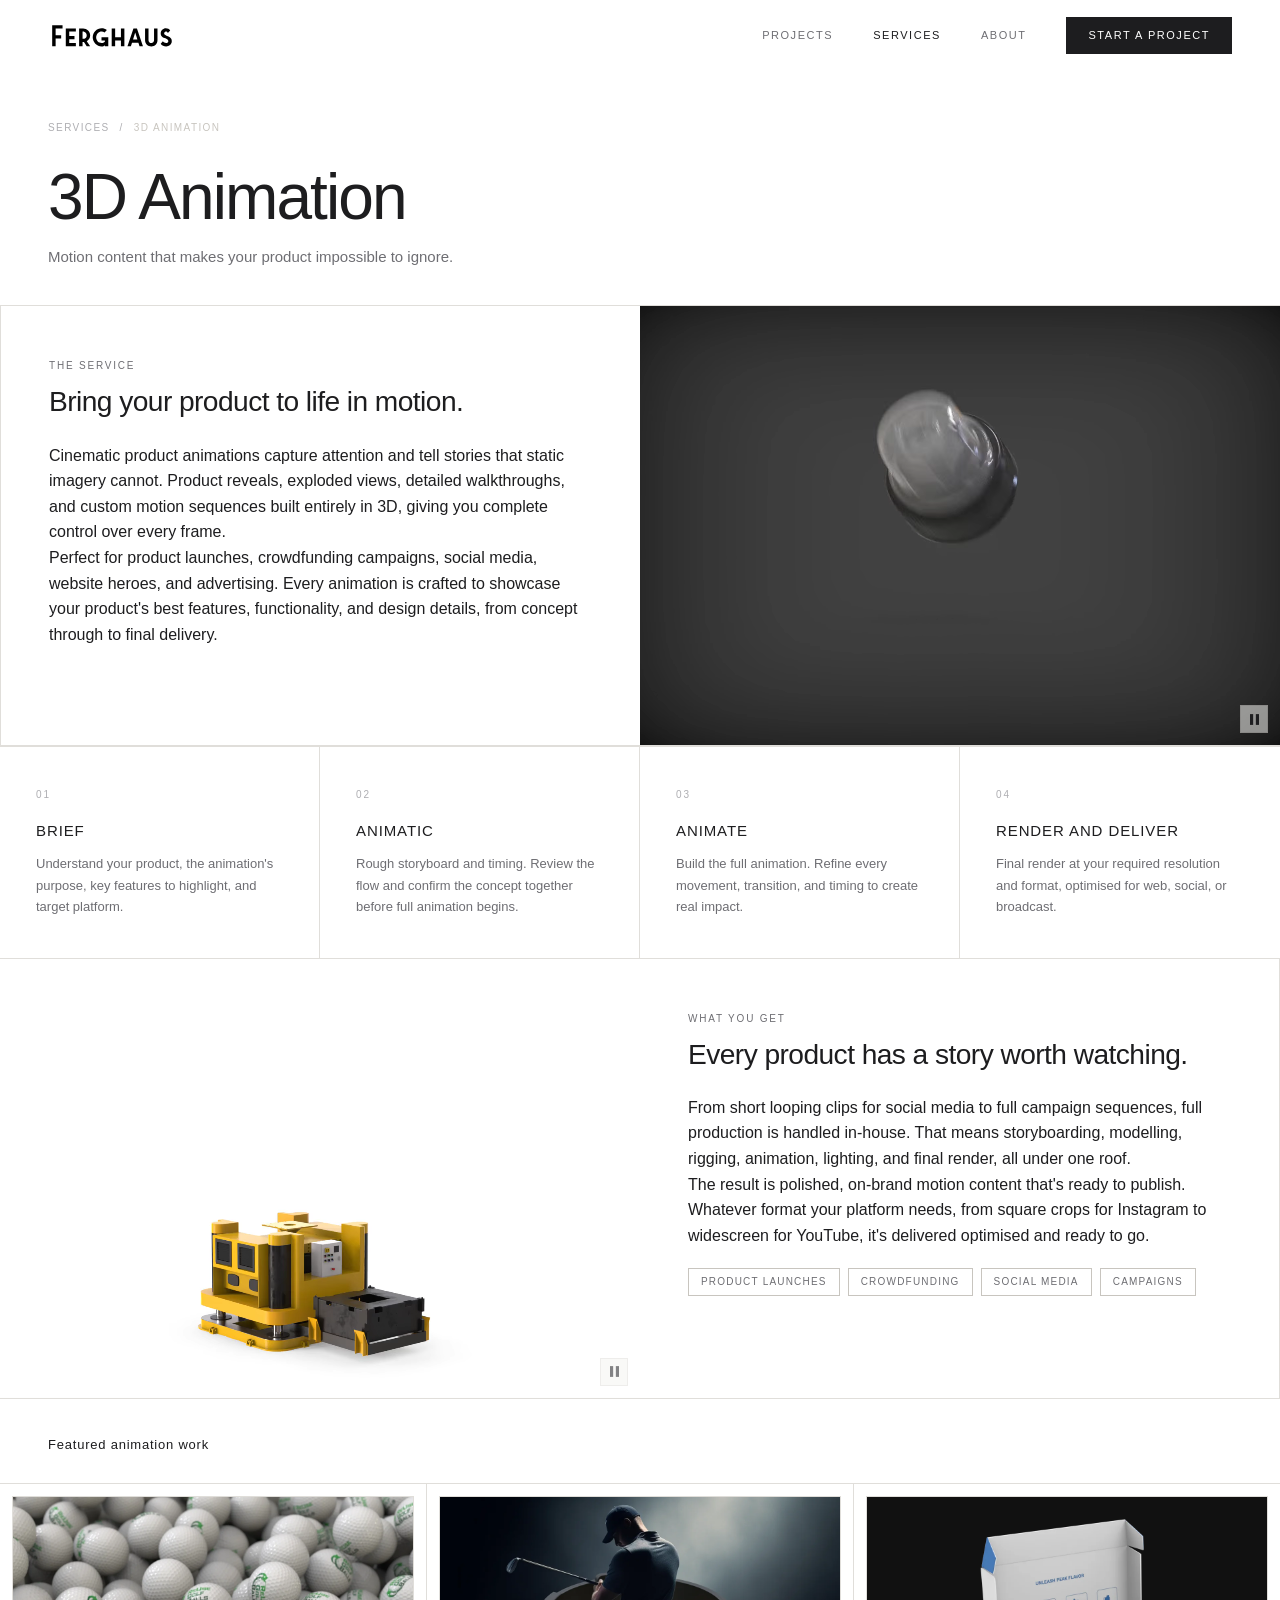
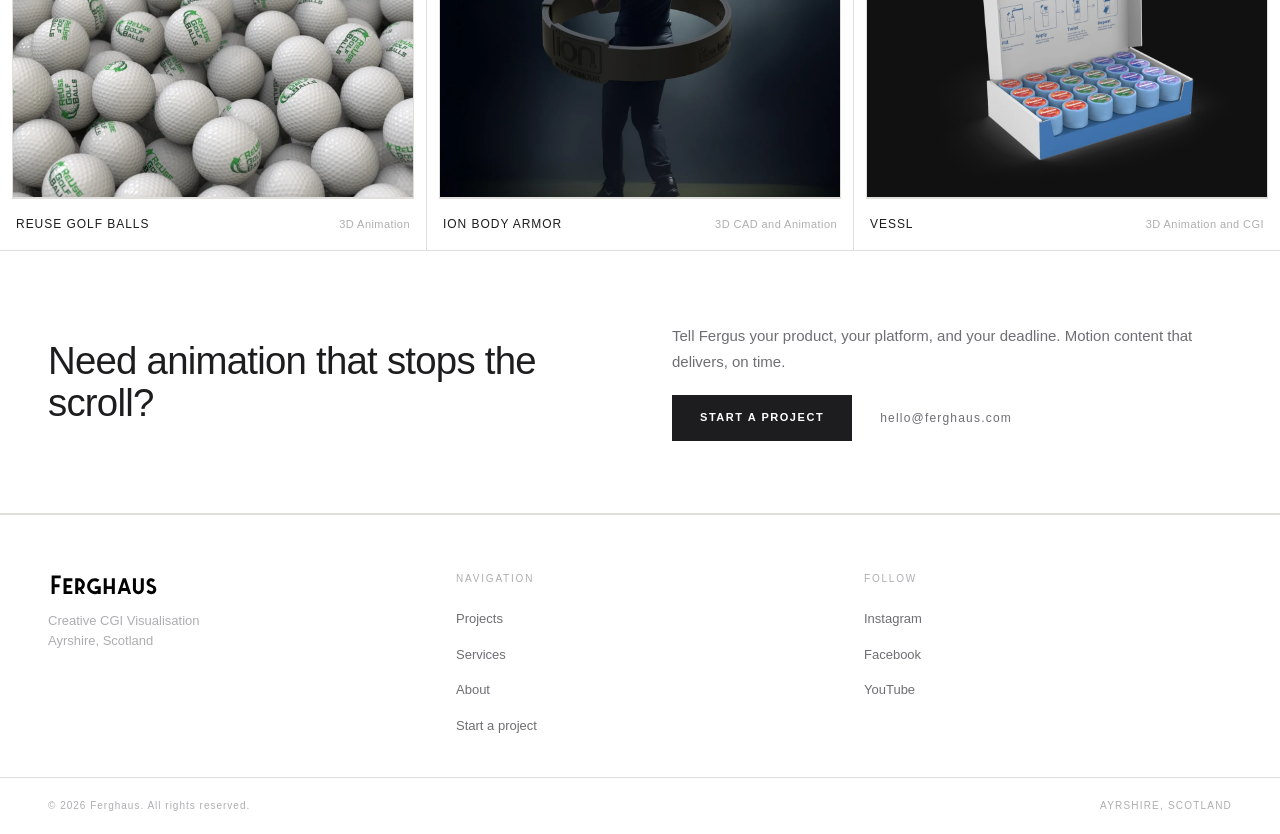
<file: services/3d-animation/index.html>
<!DOCTYPE html>
<html lang="en">
<head>
  <meta charset="UTF-8">
  <meta name="viewport" content="width=device-width, initial-scale=1.0">
  <meta name="description" content="Product reveal animations, exploded views, and motion content built in 3D for campaigns, launches, crowdfunding, and social media.">
  <meta name="theme-color" content="#f4f3f0">

  <!-- Canonical -->
  <link rel="canonical" href="https://ferghaus.com/services/3d-animation/">

  <!-- Open Graph -->
  <meta property="og:title" content="3D Animation | Ferghaus">
  <meta property="og:description" content="Product reveal animations, exploded views, and motion content built in 3D for campaigns, launches, crowdfunding, and social media.">
  <meta property="og:type" content="website">
  <meta property="og:url" content="https://ferghaus.com/services/3d-animation/">
  <meta property="og:image" content="https://ferghaus.com/assets/images/projects/reuse-golf-balls/golf-ball-scenes-1200.webp">

  <!-- Styles -->
  <link rel="stylesheet" href="/assets/css/main.css">

  <title>3D Animation | Ferghaus</title>

  <!-- Structured Data -->
  <script type="application/ld+json">
  {
    "@context": "https://schema.org",
    "@type": "Service",
    "name": "3D Animation",
    "description": "Product reveal animations, exploded views, and motion content built in 3D for campaigns, launches, crowdfunding, and social media.",
    "provider": {
      "@type": "LocalBusiness",
      "name": "Ferghaus",
      "url": "https://ferghaus.com"
    },
    "url": "https://ferghaus.com/services/3d-animation/"
  }
  </script>
</head>
<body>
  <!-- Skip Link -->
  <a href="#main-content" class="skip-link">Skip to content</a>

  <!-- Navigation -->
  <nav class="nav" id="main-nav">
    <a class="nav-logo" href="/">
      <img src="/assets/images/global/logo.svg" alt="Ferghaus">
    </a>
    <div class="nav-links">
      <a href="/projects">Projects</a>
      <a href="/services" aria-current="page">Services</a>
      <a href="/about">About</a>
      <a href="/contact" class="btn-nav">Start a project</a>
    </div>
    <button class="nav-hamburger" id="nav-hamburger" aria-label="Toggle navigation menu" aria-expanded="false">
      <span></span>
      <span></span>
      <span></span>
    </button>  </nav>

    <div class="nav-drawer-backdrop" id="nav-backdrop"></div>
    <div class="nav-mobile-menu" id="nav-mobile-menu">
      <button class="nav-drawer-close" id="nav-drawer-close" aria-label="Close menu">&#x2715;</button>
      <a href="/">Home</a>
      <a href="/projects">Projects</a>
      <a href="/services">Services</a>
      <a href="/about">About</a>
      <a href="/contact" class="nav-mobile-cta">Start a project</a>
    </div>

  <!-- Main Content -->
  <main id="main-content">

    <!-- Page Header -->
    <section class="page-header">
      <div class="breadcrumb">
        <a href="/services">Services</a> / <span>3D Animation</span>
      </div>
      <h1>3D Animation</h1>
      <p class="sub">Motion content that makes your product impossible to ignore.</p>
    </section>

    <!-- Section 1: Copy left, Image right -->
    <section class="service-row fade-up">
      <div class="service-row-content">
        <h3 class="t-label">The service</h3>
        <h2>Bring your product to life in motion.</h2>
        <p>Cinematic product animations capture attention and tell stories that static imagery cannot. Product reveals, exploded views, detailed walkthroughs, and custom motion sequences built entirely in 3D, giving you complete control over every frame.</p>
        <p>Perfect for product launches, crowdfunding campaigns, social media, website heroes, and advertising. Every animation is crafted to showcase your product's best features, functionality, and design details, from concept through to final delivery.</p>
      </div>
      <div class="service-row-image">
        <video autoplay muted loop playsinline aria-label="3D product animation glove scene">
          <source src="/assets/videos/loops/glove-scene-295.webm" type="video/webm">
          <source src="/assets/videos/loops/glove-scene-295.mp4" type="video/mp4">
        </video>
      </div>
    </section>

    <!-- Process Steps -->
    <section class="process-strip fade-up">
      <div class="process-step">
        <div class="process-num">01</div>
        <div class="process-title">Brief</div>
        <p class="process-desc">Understand your product, the animation's purpose, key features to highlight, and target platform.</p>
      </div>
      <div class="process-step">
        <div class="process-num">02</div>
        <div class="process-title">Animatic</div>
        <p class="process-desc">Rough storyboard and timing. Review the flow and confirm the concept together before full animation begins.</p>
      </div>
      <div class="process-step">
        <div class="process-num">03</div>
        <div class="process-title">Animate</div>
        <p class="process-desc">Build the full animation. Refine every movement, transition, and timing to create real impact.</p>
      </div>
      <div class="process-step">
        <div class="process-num">04</div>
        <div class="process-title">Render and Deliver</div>
        <p class="process-desc">Final render at your required resolution and format, optimised for web, social, or broadcast.</p>
      </div>
    </section>

    <!-- Section 2: Video left (loop), Copy right -->
    <section class="service-row reverse fade-up">
      <div class="service-row-content">
        <h3 class="t-label">What you get</h3>
        <h2>Every product has a story worth watching.</h2>
        <p>From short looping clips for social media to full campaign sequences, full production is handled in-house. That means storyboarding, modelling, rigging, animation, lighting, and final render, all under one roof.</p>
        <p>The result is polished, on-brand motion content that's ready to publish. Whatever format your platform needs, from square crops for Instagram to widescreen for YouTube, it's delivered optimised and ready to go.</p>
        <div class="who-tags">
          <span class="who-tag">Product Launches</span>
          <span class="who-tag">Crowdfunding</span>
          <span class="who-tag">Social Media</span>
          <span class="who-tag">Campaigns</span>
        </div>
      </div>
      <div class="service-row-image">
        <video autoplay muted loop playsinline aria-label="3D product animation cube jack">
          <source src="/assets/videos/loops/cube-jack-103.webm" type="video/webm">
          <source src="/assets/videos/loops/cube-jack-103.mp4" type="video/mp4">
        </video>
      </div>
    </section>

    <!-- Related Projects -->
    <div class="section-header">
      <h2 class="section-header-label">Featured animation work</h2>
    </div>
    <div class="projects-grid">
      <a href="/projects/reuse-golf-balls" class="project-card">
        <div class="project-card-img">
          <picture>
            <source srcset="/assets/images/projects/reuse-golf-balls/golf-ball-scenes-800.webp 800w, /assets/images/projects/reuse-golf-balls/golf-ball-scenes-1200.webp 1200w, /assets/images/projects/reuse-golf-balls/golf-ball-scenes-1600.webp 1600w">
            <img src="/assets/images/projects/reuse-golf-balls/golf-ball-scenes-1200.webp" alt="ReUse Golf Balls project">
          </picture>
          <div class="project-card-overlay">
            <span class="project-card-overlay-cta">View project →</span>
          </div>
        </div>
        <div class="project-card-info">
          <span class="project-card-name">ReUse Golf Balls</span>
          <span class="project-card-cat">3D Animation</span>
        </div>
      </a>
      <a href="/projects/ion-body-armor" class="project-card">
        <div class="project-card-img">
          <picture>
            <source srcset="/assets/images/projects/ion-body-armor/ion-golf-edit-3-800.webp 800w, /assets/images/projects/ion-body-armor/ion-golf-edit-3-1200.webp 1200w, /assets/images/projects/ion-body-armor/ion-golf-edit-3-1600.webp 1600w">
            <img src="/assets/images/projects/ion-body-armor/ion-golf-edit-3-1200.webp" alt="Ion Body Armor project">
          </picture>
          <div class="project-card-overlay">
            <span class="project-card-overlay-cta">View project →</span>
          </div>
        </div>
        <div class="project-card-info">
          <span class="project-card-name">Ion Body Armor</span>
          <span class="project-card-cat">3D CAD and Animation</span>
        </div>
      </a>
      <a href="/projects/vessl" class="project-card">
        <div class="project-card-img">
          <picture>
            <source srcset="/assets/images/projects/vessl/vessl-boxes-800.webp 800w, /assets/images/projects/vessl/vessl-boxes-1200.webp 1200w, /assets/images/projects/vessl/vessl-boxes-1600.webp 1600w">
            <img src="/assets/images/projects/vessl/vessl-boxes-1200.webp" alt="Vessl project">
          </picture>
          <div class="project-card-overlay">
            <span class="project-card-overlay-cta">View project →</span>
          </div>
        </div>
        <div class="project-card-info">
          <span class="project-card-name">Vessl</span>
          <span class="project-card-cat">3D Animation and CGI</span>
        </div>
      </a>
    </div>

    <!-- CTA Section -->
    <section class="cta-section fade-up">
      <h2 class="cta-h2">Need animation that stops the scroll?</h2>
      <div class="cta-right">
        <p class="cta-p">Tell Fergus your product, your platform, and your deadline. Motion content that delivers, on time.</p>
        <div class="cta-actions">
          <a href="/contact" class="btn-primary">Start a project</a>
          <a href="mailto:hello@ferghaus.com" class="cta-email">hello@ferghaus.com</a>
        </div>
      </div>
    </section>

  </main>

  <!-- Footer -->
  <footer>
    <div class="footer-brand">
      <a href="/">
        <img src="/assets/images/global/logo.svg" alt="Ferghaus">
      </a>
      <p class="footer-tagline">Creative CGI Visualisation<br>Ayrshire, Scotland</p>
    </div>
    <div class="footer-col">
      <h3>Navigation</h3>
      <ul>
        <li><a href="/projects">Projects</a></li>
        <li><a href="/services">Services</a></li>
        <li><a href="/about">About</a></li>
        <li><a href="/contact">Start a project</a></li>
      </ul>
    </div>
    <div class="footer-col">
      <h3>Follow</h3>
      <ul>
        <li><a href="https://www.instagram.com/Ferghaus/" target="_blank" rel="noopener noreferrer">Instagram</a></li>
        <li><a href="https://www.facebook.com/Ferghaus/" target="_blank" rel="noopener noreferrer">Facebook</a></li>
        <li><a href="https://www.youtube.com/@Ferghausltd" target="_blank" rel="noopener noreferrer">YouTube</a></li>
      </ul>
    </div>
  </footer>
  <div class="footer-bottom">
    <span class="footer-copy">&copy; 2026 Ferghaus. All rights reserved.</span>
    <span class="footer-location">Ayrshire, Scotland</span>
  </div>

  <!-- Scripts -->
  <script src="/assets/js/main.js"></script>
</body>
</html>
</file>
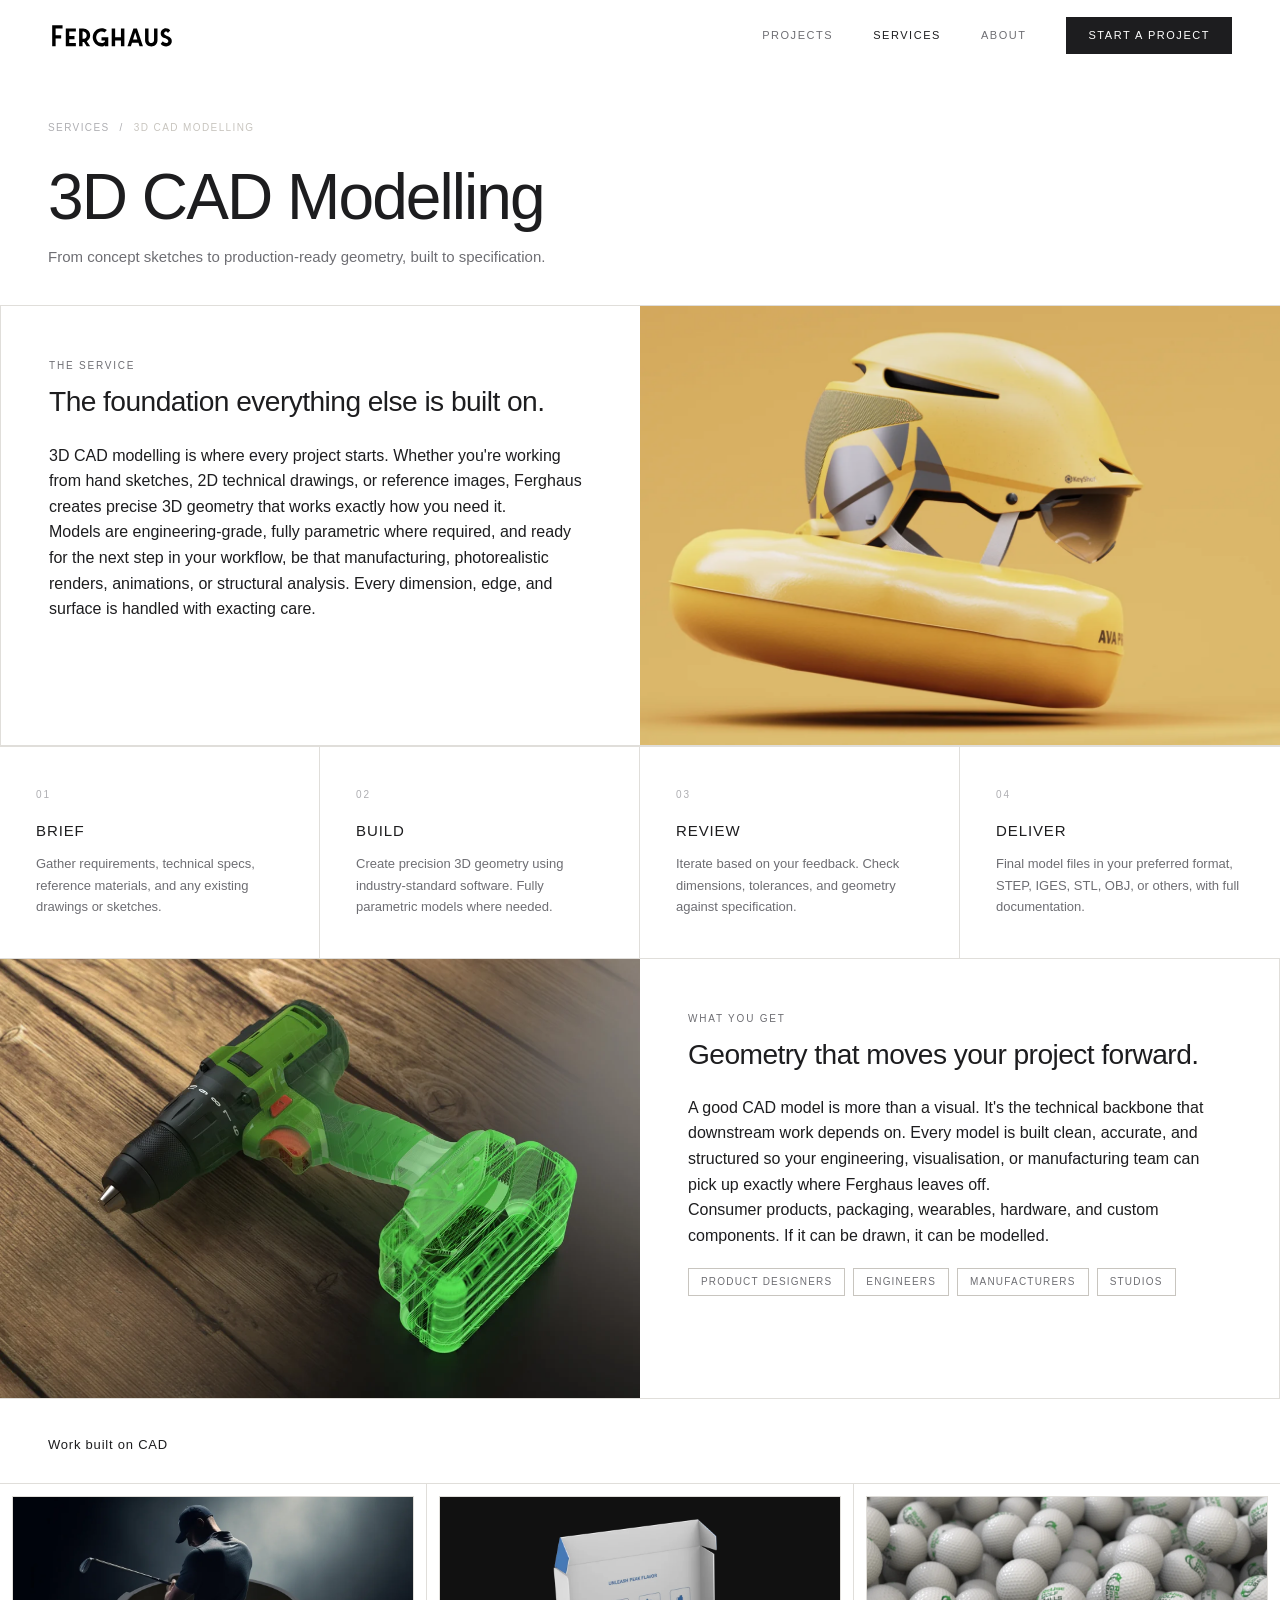
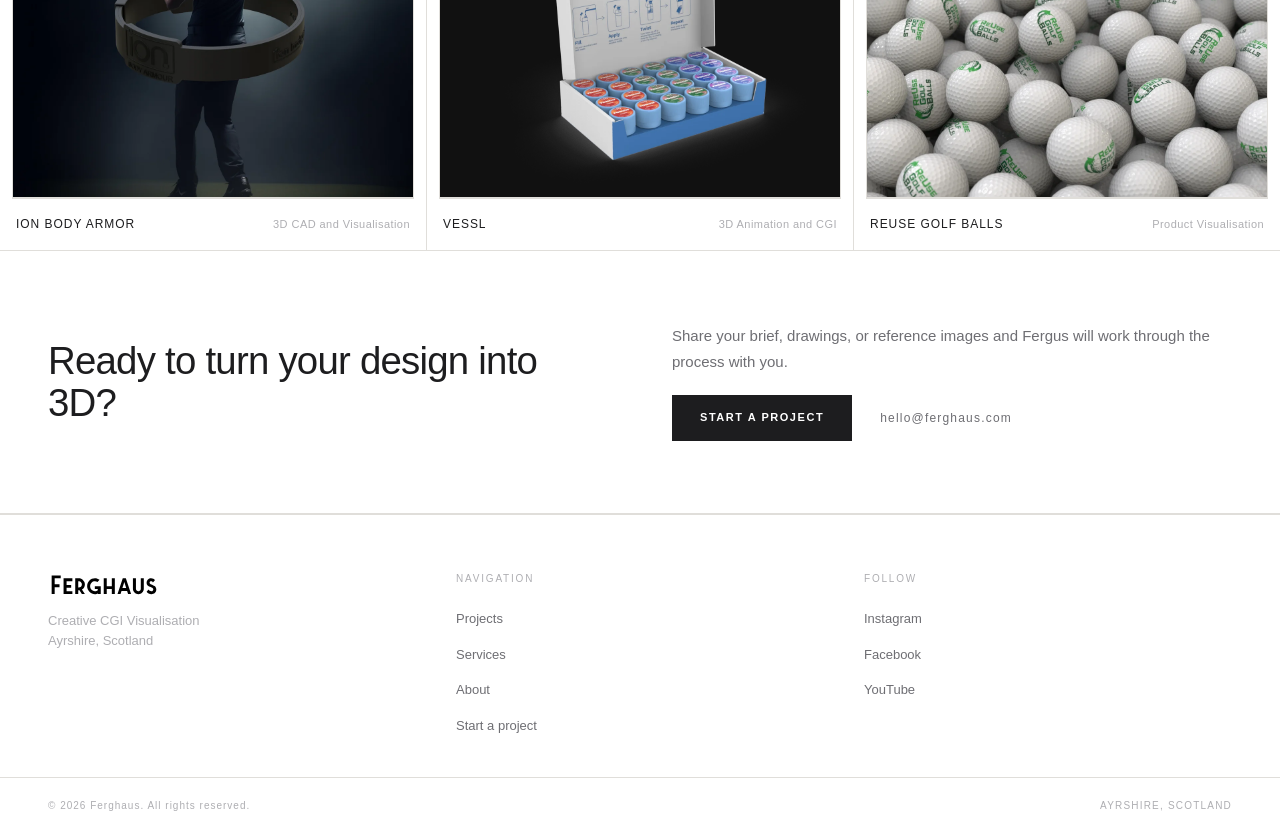
<file: services/3d-cad-modelling/index.html>
<!DOCTYPE html>
<html lang="en">
<head>
  <meta charset="UTF-8">
  <meta name="viewport" content="width=device-width, initial-scale=1.0">
  <meta name="description" content="Precision 3D CAD models built from scratch or from your technical drawings. Ferghaus delivers engineering-grade geometry for product development, manufacturing, and visualisation.">
  <meta name="theme-color" content="#f4f3f0">

  <!-- Canonical -->
  <link rel="canonical" href="https://ferghaus.com/services/3d-cad-modelling/">

  <!-- Open Graph -->
  <meta property="og:title" content="3D CAD Modelling | Ferghaus">
  <meta property="og:description" content="Precision 3D CAD models built from scratch or from your technical drawings. Ferghaus delivers engineering-grade geometry for product development, manufacturing, and visualisation.">
  <meta property="og:type" content="website">
  <meta property="og:url" content="https://ferghaus.com/services/3d-cad-modelling/">
  <meta property="og:image" content="https://ferghaus.com/assets/images/projects/ion-body-armor/ion-body-armour-band-1200.webp">

  <!-- Styles -->
  <link rel="stylesheet" href="/assets/css/main.css">

  <title>3D CAD Modelling | Ferghaus</title>

  <!-- Structured Data -->
  <script type="application/ld+json">
  {
    "@context": "https://schema.org",
    "@type": "Service",
    "name": "3D CAD Modelling",
    "description": "Precision 3D CAD models built from scratch or from your technical drawings. Engineering-grade geometry for product development, manufacturing, and visualisation.",
    "provider": {
      "@type": "LocalBusiness",
      "name": "Ferghaus",
      "url": "https://ferghaus.com"
    },
    "url": "https://ferghaus.com/services/3d-cad-modelling/"
  }
  </script>
</head>
<body>
  <!-- Skip Link -->
  <a href="#main-content" class="skip-link">Skip to content</a>

  <!-- Navigation -->
  <nav class="nav" id="main-nav">
    <a class="nav-logo" href="/">
      <img src="/assets/images/global/logo.svg" alt="Ferghaus">
    </a>
    <div class="nav-links">
      <a href="/projects">Projects</a>
      <a href="/services" aria-current="page">Services</a>
      <a href="/about">About</a>
      <a href="/contact" class="btn-nav">Start a project</a>
    </div>
    <button class="nav-hamburger" id="nav-hamburger" aria-label="Toggle navigation menu" aria-expanded="false">
      <span></span>
      <span></span>
      <span></span>
    </button>  </nav>

    <div class="nav-drawer-backdrop" id="nav-backdrop"></div>
    <div class="nav-mobile-menu" id="nav-mobile-menu">
      <button class="nav-drawer-close" id="nav-drawer-close" aria-label="Close menu">&#x2715;</button>
      <a href="/">Home</a>
      <a href="/projects">Projects</a>
      <a href="/services">Services</a>
      <a href="/about">About</a>
      <a href="/contact" class="nav-mobile-cta">Start a project</a>
    </div>

  <!-- Main Content -->
  <main id="main-content">

    <!-- Page Header -->
    <section class="page-header">
      <div class="breadcrumb">
        <a href="/services">Services</a> / <span>3D CAD Modelling</span>
      </div>
      <h1>3D CAD Modelling</h1>
      <p class="sub">From concept sketches to production-ready geometry, built to specification.</p>
    </section>

    <!-- Section 1: Copy left, Image right -->
    <section class="service-row fade-up">
      <div class="service-row-content">
        <h3 class="t-label">The service</h3>
        <h2>The foundation everything else is built on.</h2>
        <p>3D CAD modelling is where every project starts. Whether you're working from hand sketches, 2D technical drawings, or reference images, Ferghaus creates precise 3D geometry that works exactly how you need it.</p>
        <p>Models are engineering-grade, fully parametric where required, and ready for the next step in your workflow, be that manufacturing, photorealistic renders, animations, or structural analysis. Every dimension, edge, and surface is handled with exacting care.</p>
      </div>
      <div class="service-row-image">
        <picture>
          <source srcset="/assets/images/projects/vessl/envoy-reliability-clip-side-view-side-view-2-72-800.webp 800w, /assets/images/projects/vessl/envoy-reliability-clip-side-view-side-view-2-72-1200.webp 1200w, /assets/images/projects/vessl/envoy-reliability-clip-side-view-side-view-2-72-1600.webp 1600w">
          <img src="/assets/images/projects/vessl/envoy-reliability-clip-side-view-side-view-2-72-1200.webp" alt="3D CAD model side view render" loading="lazy">
        </picture>
      </div>
    </section>

    <!-- Process Steps -->
    <section class="process-strip fade-up">
      <div class="process-step">
        <div class="process-num">01</div>
        <div class="process-title">Brief</div>
        <p class="process-desc">Gather requirements, technical specs, reference materials, and any existing drawings or sketches.</p>
      </div>
      <div class="process-step">
        <div class="process-num">02</div>
        <div class="process-title">Build</div>
        <p class="process-desc">Create precision 3D geometry using industry-standard software. Fully parametric models where needed.</p>
      </div>
      <div class="process-step">
        <div class="process-num">03</div>
        <div class="process-title">Review</div>
        <p class="process-desc">Iterate based on your feedback. Check dimensions, tolerances, and geometry against specification.</p>
      </div>
      <div class="process-step">
        <div class="process-num">04</div>
        <div class="process-title">Deliver</div>
        <p class="process-desc">Final model files in your preferred format, STEP, IGES, STL, OBJ, or others, with full documentation.</p>
      </div>
    </section>

    <!-- Section 2: Image left, Copy right -->
    <section class="service-row reverse fade-up">
      <div class="service-row-content">
        <h3 class="t-label">What you get</h3>
        <h2>Geometry that moves your project forward.</h2>
        <p>A good CAD model is more than a visual. It's the technical backbone that downstream work depends on. Every model is built clean, accurate, and structured so your engineering, visualisation, or manufacturing team can pick up exactly where Ferghaus leaves off.</p>
        <p>Consumer products, packaging, wearables, hardware, and custom components. If it can be drawn, it can be modelled.</p>
        <div class="who-tags">
          <span class="who-tag">Product Designers</span>
          <span class="who-tag">Engineers</span>
          <span class="who-tag">Manufacturers</span>
          <span class="who-tag">Studios</span>
        </div>
      </div>
      <div class="service-row-image">
        <picture>
          <source srcset="/assets/images/services/drill-800.webp 800w, /assets/images/services/drill-1200.webp 1200w, /assets/images/services/drill-1600.webp 1600w">
          <img src="/assets/images/services/drill-1200.webp" alt="3D CAD drill component model" loading="lazy">
        </picture>
      </div>
    </section>

    <!-- Related Projects -->
    <div class="section-header">
      <h2 class="section-header-label">Work built on CAD</h2>
    </div>
    <div class="projects-grid">
      <a href="/projects/ion-body-armor" class="project-card">
        <div class="project-card-img">
          <picture>
            <source srcset="/assets/images/projects/ion-body-armor/ion-golf-edit-3-800.webp 800w, /assets/images/projects/ion-body-armor/ion-golf-edit-3-1200.webp 1200w, /assets/images/projects/ion-body-armor/ion-golf-edit-3-1600.webp 1600w">
            <img src="/assets/images/projects/ion-body-armor/ion-golf-edit-3-1200.webp" alt="Ion Body Armor project">
          </picture>
          <div class="project-card-overlay">
            <span class="project-card-overlay-cta">View project →</span>
          </div>
        </div>
        <div class="project-card-info">
          <span class="project-card-name">Ion Body Armor</span>
          <span class="project-card-cat">3D CAD and Visualisation</span>
        </div>
      </a>
      <a href="/projects/vessl" class="project-card">
        <div class="project-card-img">
          <picture>
            <source srcset="/assets/images/projects/vessl/vessl-boxes-800.webp 800w, /assets/images/projects/vessl/vessl-boxes-1200.webp 1200w, /assets/images/projects/vessl/vessl-boxes-1600.webp 1600w">
            <img src="/assets/images/projects/vessl/vessl-boxes-1200.webp" alt="Vessl project">
          </picture>
          <div class="project-card-overlay">
            <span class="project-card-overlay-cta">View project →</span>
          </div>
        </div>
        <div class="project-card-info">
          <span class="project-card-name">Vessl</span>
          <span class="project-card-cat">3D Animation and CGI</span>
        </div>
      </a>
      <a href="/projects/reuse-golf-balls" class="project-card">
        <div class="project-card-img">
          <picture>
            <source srcset="/assets/images/projects/reuse-golf-balls/golf-ball-scenes-800.webp 800w, /assets/images/projects/reuse-golf-balls/golf-ball-scenes-1200.webp 1200w, /assets/images/projects/reuse-golf-balls/golf-ball-scenes-1600.webp 1600w">
            <img src="/assets/images/projects/reuse-golf-balls/golf-ball-scenes-1200.webp" alt="ReUse Golf Balls project">
          </picture>
          <div class="project-card-overlay">
            <span class="project-card-overlay-cta">View project →</span>
          </div>
        </div>
        <div class="project-card-info">
          <span class="project-card-name">ReUse Golf Balls</span>
          <span class="project-card-cat">Product Visualisation</span>
        </div>
      </a>
    </div>

    <!-- CTA Section -->
    <section class="cta-section fade-up">
      <h2 class="cta-h2">Ready to turn your design into 3D?</h2>
      <div class="cta-right">
        <p class="cta-p">Share your brief, drawings, or reference images and Fergus will work through the process with you.</p>
        <div class="cta-actions">
          <a href="/contact" class="btn-primary">Start a project</a>
          <a href="mailto:hello@ferghaus.com" class="cta-email">hello@ferghaus.com</a>
        </div>
      </div>
    </section>

  </main>

  <!-- Footer -->
  <footer>
    <div class="footer-brand">
      <a href="/">
        <img src="/assets/images/global/logo.svg" alt="Ferghaus">
      </a>
      <p class="footer-tagline">Creative CGI Visualisation<br>Ayrshire, Scotland</p>
    </div>
    <div class="footer-col">
      <h3>Navigation</h3>
      <ul>
        <li><a href="/projects">Projects</a></li>
        <li><a href="/services">Services</a></li>
        <li><a href="/about">About</a></li>
        <li><a href="/contact">Start a project</a></li>
      </ul>
    </div>
    <div class="footer-col">
      <h3>Follow</h3>
      <ul>
        <li><a href="https://www.instagram.com/Ferghaus/" target="_blank" rel="noopener noreferrer">Instagram</a></li>
        <li><a href="https://www.facebook.com/Ferghaus/" target="_blank" rel="noopener noreferrer">Facebook</a></li>
        <li><a href="https://www.youtube.com/@Ferghausltd" target="_blank" rel="noopener noreferrer">YouTube</a></li>
      </ul>
    </div>
  </footer>
  <div class="footer-bottom">
    <span class="footer-copy">&copy; 2026 Ferghaus. All rights reserved.</span>
    <span class="footer-location">Ayrshire, Scotland</span>
  </div>

  <!-- Scripts -->
  <script src="/assets/js/main.js"></script>
</body>
</html>
</file>
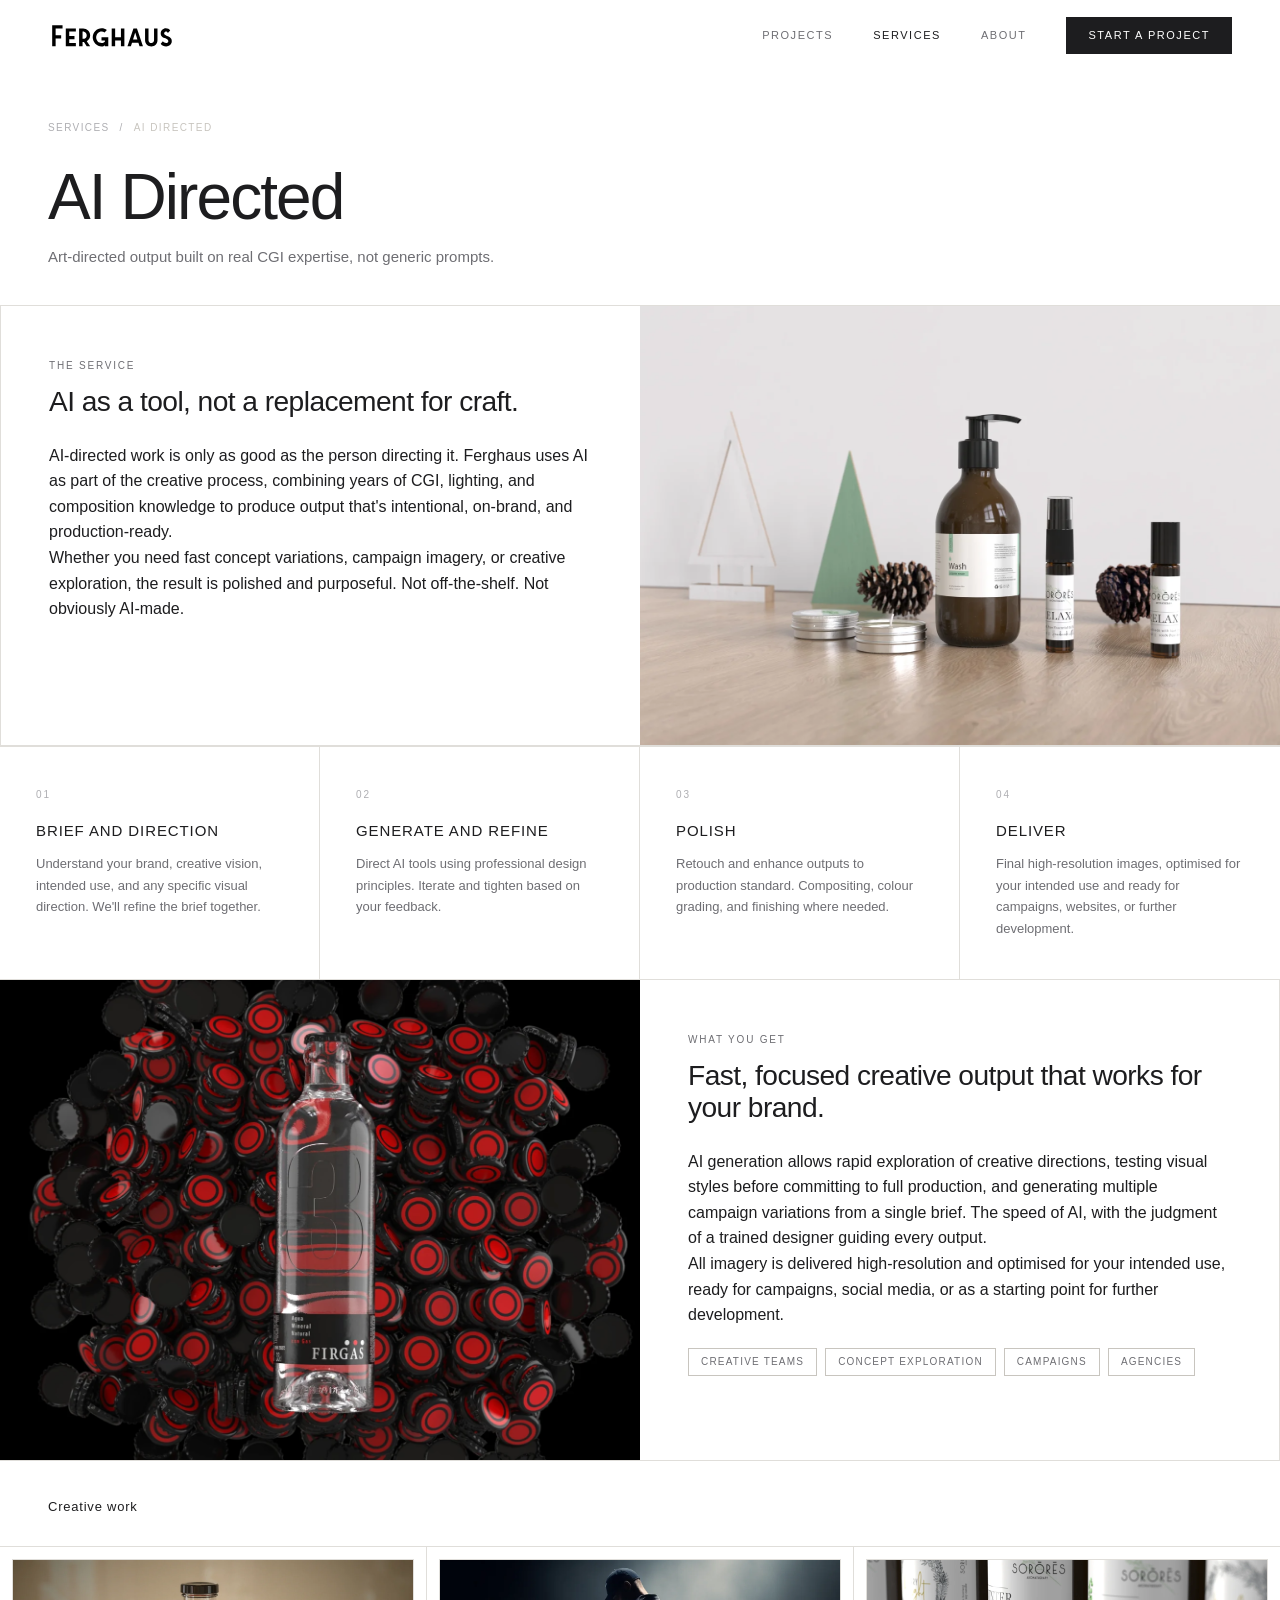
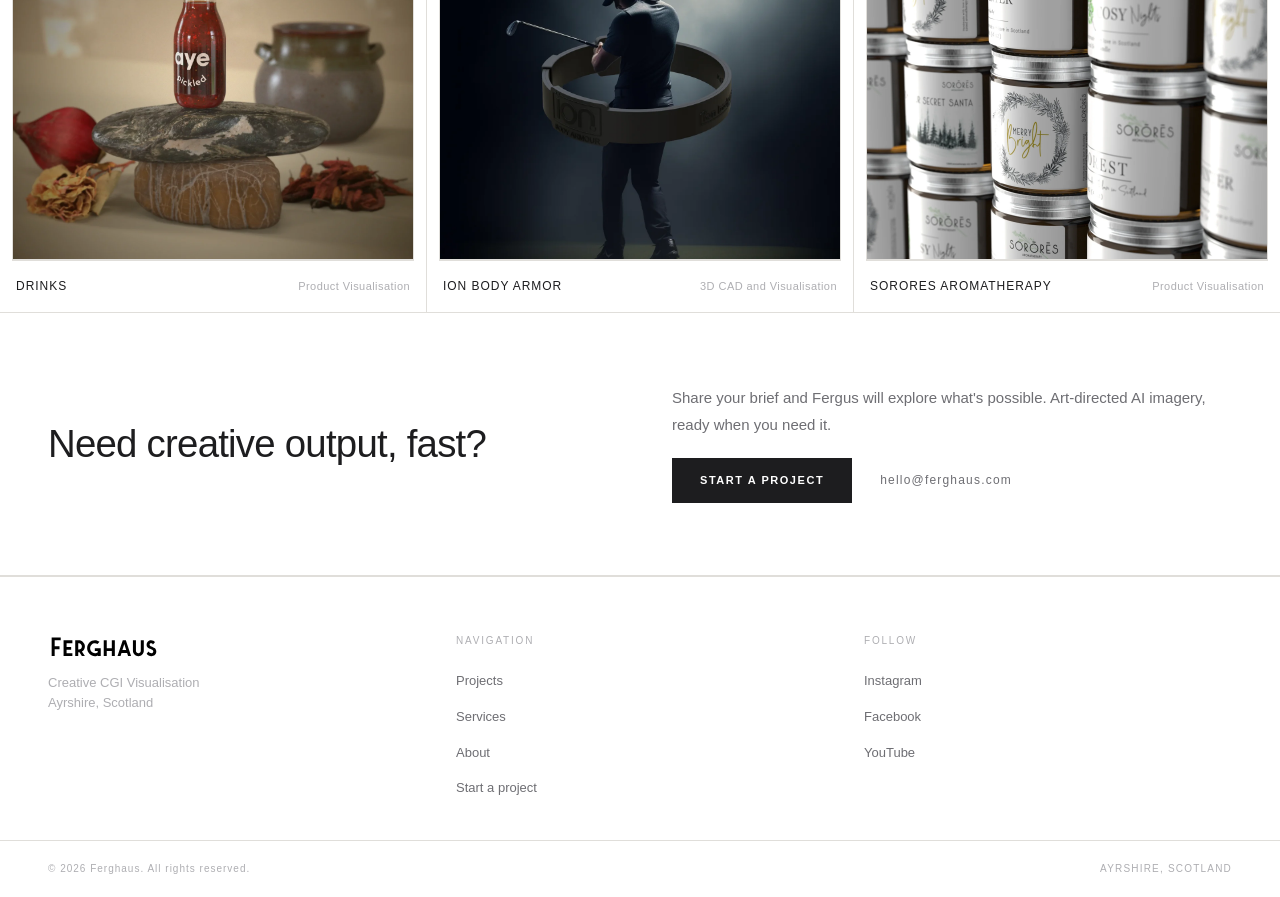
<file: services/ai-images-generation/index.html>
<!DOCTYPE html>
<html lang="en">
<head>
  <meta charset="UTF-8">
  <meta name="viewport" content="width=device-width, initial-scale=1.0">
  <meta name="description" content="Art-directed AI imagery built on real CGI expertise. Fast creative output for campaigns, concept imagery, and brand content that doesn't look generic.">
  <meta name="theme-color" content="#f4f3f0">

  <!-- Canonical -->
  <link rel="canonical" href="https://ferghaus.com/services/ai-images-generation/">

  <!-- Open Graph -->
  <meta property="og:title" content="AI Directed | Ferghaus">
  <meta property="og:description" content="AI-directed imagery built on real CGI expertise. Fast creative output for campaigns, concept imagery, and brand content that doesn't look generic.">
  <meta property="og:type" content="website">
  <meta property="og:url" content="https://ferghaus.com/services/ai-images-generation/">
  <meta property="og:image" content="https://ferghaus.com/assets/images/projects/sorores-aromatherapy/sorores-xmas-scene-1200.webp">

  <!-- Styles -->
  <link rel="stylesheet" href="/assets/css/main.css">

  <title>AI Directed | Ferghaus</title>

  <!-- Structured Data -->
  <script type="application/ld+json">
  {
    "@context": "https://schema.org",
    "@type": "Service",
    "name": "AI Directed",
    "description": "Art-directed AI imagery built on real CGI expertise. Fast creative output for campaigns, concept imagery, and brand content that doesn't look generic.",
    "provider": {
      "@type": "LocalBusiness",
      "name": "Ferghaus",
      "url": "https://ferghaus.com"
    },
    "url": "https://ferghaus.com/services/ai-images-generation/"
  }
  </script>
</head>
<body>
  <!-- Skip Link -->
  <a href="#main-content" class="skip-link">Skip to content</a>

  <!-- Navigation -->
  <nav class="nav" id="main-nav">
    <a class="nav-logo" href="/">
      <img src="/assets/images/global/logo.svg" alt="Ferghaus">
    </a>
    <div class="nav-links">
      <a href="/projects">Projects</a>
      <a href="/services" aria-current="page">Services</a>
      <a href="/about">About</a>
      <a href="/contact" class="btn-nav">Start a project</a>
    </div>
    <button class="nav-hamburger" id="nav-hamburger" aria-label="Toggle navigation menu" aria-expanded="false">
      <span></span>
      <span></span>
      <span></span>
    </button>  </nav>

    <div class="nav-drawer-backdrop" id="nav-backdrop"></div>
    <div class="nav-mobile-menu" id="nav-mobile-menu">
      <button class="nav-drawer-close" id="nav-drawer-close" aria-label="Close menu">&#x2715;</button>
      <a href="/">Home</a>
      <a href="/projects">Projects</a>
      <a href="/services">Services</a>
      <a href="/about">About</a>
      <a href="/contact" class="nav-mobile-cta">Start a project</a>
    </div>

  <!-- Main Content -->
  <main id="main-content">

    <!-- Page Header -->
    <section class="page-header">
      <div class="breadcrumb">
        <a href="/services">Services</a> / <span>AI Directed</span>
      </div>
      <h1>AI Directed</h1>
      <p class="sub">Art-directed output built on real CGI expertise, not generic prompts.</p>
    </section>

    <!-- Section 1: Copy left, Image right -->
    <section class="service-row fade-up">
      <div class="service-row-content">
        <h3 class="t-label">The service</h3>
        <h2>AI as a tool, not a replacement for craft.</h2>
        <p>AI-directed work is only as good as the person directing it. Ferghaus uses AI as part of the creative process, combining years of CGI, lighting, and composition knowledge to produce output that's intentional, on-brand, and production-ready.</p>
        <p>Whether you need fast concept variations, campaign imagery, or creative exploration, the result is polished and purposeful. Not off-the-shelf. Not obviously AI-made.</p>
      </div>
      <div class="service-row-image">
        <picture>
          <source srcset="/assets/images/projects/sorores-aromatherapy/sorores-xmas-scene-800.webp 800w, /assets/images/projects/sorores-aromatherapy/sorores-xmas-scene-1200.webp 1200w, /assets/images/projects/sorores-aromatherapy/sorores-xmas-scene-1600.webp 1600w">
          <img src="/assets/images/projects/sorores-aromatherapy/sorores-xmas-scene-1200.webp" alt="AI-assisted lifestyle scene example" loading="lazy">
        </picture>
      </div>
    </section>

    <!-- Process Steps -->
    <section class="process-strip fade-up">
      <div class="process-step">
        <div class="process-num">01</div>
        <div class="process-title">Brief and Direction</div>
        <p class="process-desc">Understand your brand, creative vision, intended use, and any specific visual direction. We'll refine the brief together.</p>
      </div>
      <div class="process-step">
        <div class="process-num">02</div>
        <div class="process-title">Generate and Refine</div>
        <p class="process-desc">Direct AI tools using professional design principles. Iterate and tighten based on your feedback.</p>
      </div>
      <div class="process-step">
        <div class="process-num">03</div>
        <div class="process-title">Polish</div>
        <p class="process-desc">Retouch and enhance outputs to production standard. Compositing, colour grading, and finishing where needed.</p>
      </div>
      <div class="process-step">
        <div class="process-num">04</div>
        <div class="process-title">Deliver</div>
        <p class="process-desc">Final high-resolution images, optimised for your intended use and ready for campaigns, websites, or further development.</p>
      </div>
    </section>

    <!-- Section 2: Image left, Copy right -->
    <section class="service-row reverse fade-up">
      <div class="service-row-content">
        <h3 class="t-label">What you get</h3>
        <h2>Fast, focused creative output that works for your brand.</h2>
        <p>AI generation allows rapid exploration of creative directions, testing visual styles before committing to full production, and generating multiple campaign variations from a single brief. The speed of AI, with the judgment of a trained designer guiding every output.</p>
        <p>All imagery is delivered high-resolution and optimised for your intended use, ready for campaigns, social media, or as a starting point for further development.</p>
        <div class="who-tags">
          <span class="who-tag">Creative Teams</span>
          <span class="who-tag">Concept Exploration</span>
          <span class="who-tag">Campaigns</span>
          <span class="who-tag">Agencies</span>
        </div>
      </div>
      <div class="service-row-image">
        <picture>
          <source srcset="/assets/images/projects/drinks/firgas-376-800.webp 800w, /assets/images/projects/drinks/firgas-376-1200.webp 1200w, /assets/images/projects/drinks/firgas-376-1600.webp 1600w">
          <img src="/assets/images/projects/drinks/firgas-376-1200.webp" alt="Creative product imagery example" loading="lazy">
        </picture>
      </div>
    </section>

    <!-- Related Projects -->
    <div class="section-header">
      <h2 class="section-header-label">Creative work</h2>
    </div>
    <div class="projects-grid">
      <a href="/projects/drinks" class="project-card">
        <div class="project-card-img">
          <picture>
            <source srcset="/assets/images/projects/drinks/aye-pickle-800.webp 800w, /assets/images/projects/drinks/aye-pickle-1200.webp 1200w, /assets/images/projects/drinks/aye-pickle-1600.webp 1600w">
            <img src="/assets/images/projects/drinks/aye-pickle-1200.webp" alt="Drinks project">
          </picture>
          <div class="project-card-overlay">
            <span class="project-card-overlay-cta">View project →</span>
          </div>
        </div>
        <div class="project-card-info">
          <span class="project-card-name">Drinks</span>
          <span class="project-card-cat">Product Visualisation</span>
        </div>
      </a>
      <a href="/projects/ion-body-armor" class="project-card">
        <div class="project-card-img">
          <picture>
            <source srcset="/assets/images/projects/ion-body-armor/ion-golf-edit-3-800.webp 800w, /assets/images/projects/ion-body-armor/ion-golf-edit-3-1200.webp 1200w, /assets/images/projects/ion-body-armor/ion-golf-edit-3-1600.webp 1600w">
            <img src="/assets/images/projects/ion-body-armor/ion-golf-edit-3-1200.webp" alt="Ion Body Armor project">
          </picture>
          <div class="project-card-overlay">
            <span class="project-card-overlay-cta">View project →</span>
          </div>
        </div>
        <div class="project-card-info">
          <span class="project-card-name">Ion Body Armor</span>
          <span class="project-card-cat">3D CAD and Visualisation</span>
        </div>
      </a>
      <a href="/projects/sorores-aromatherapy" class="project-card">
        <div class="project-card-img">
          <picture>
            <source srcset="/assets/images/projects/sorores-aromatherapy/120ml-candle-800.webp 800w, /assets/images/projects/sorores-aromatherapy/120ml-candle-1200.webp 1200w, /assets/images/projects/sorores-aromatherapy/120ml-candle-1600.webp 1600w">
            <img src="/assets/images/projects/sorores-aromatherapy/120ml-candle-1200.webp" alt="Sorores Aromatherapy project">
          </picture>
          <div class="project-card-overlay">
            <span class="project-card-overlay-cta">View project →</span>
          </div>
        </div>
        <div class="project-card-info">
          <span class="project-card-name">Sorores Aromatherapy</span>
          <span class="project-card-cat">Product Visualisation</span>
        </div>
      </a>
    </div>

    <!-- CTA Section -->
    <section class="cta-section fade-up">
      <h2 class="cta-h2">Need creative output, fast?</h2>
      <div class="cta-right">
        <p class="cta-p">Share your brief and Fergus will explore what's possible. Art-directed AI imagery, ready when you need it.</p>
        <div class="cta-actions">
          <a href="/contact" class="btn-primary">Start a project</a>
          <a href="mailto:hello@ferghaus.com" class="cta-email">hello@ferghaus.com</a>
        </div>
      </div>
    </section>

  </main>

  <!-- Footer -->
  <footer>
    <div class="footer-brand">
      <a href="/">
        <img src="/assets/images/global/logo.svg" alt="Ferghaus">
      </a>
      <p class="footer-tagline">Creative CGI Visualisation<br>Ayrshire, Scotland</p>
    </div>
    <div class="footer-col">
      <h3>Navigation</h3>
      <ul>
        <li><a href="/projects">Projects</a></li>
        <li><a href="/services">Services</a></li>
        <li><a href="/about">About</a></li>
        <li><a href="/contact">Start a project</a></li>
      </ul>
    </div>
    <div class="footer-col">
      <h3>Follow</h3>
      <ul>
        <li><a href="https://www.instagram.com/Ferghaus/" target="_blank" rel="noopener noreferrer">Instagram</a></li>
        <li><a href="https://www.facebook.com/Ferghaus/" target="_blank" rel="noopener noreferrer">Facebook</a></li>
        <li><a href="https://www.youtube.com/@Ferghausltd" target="_blank" rel="noopener noreferrer">YouTube</a></li>
      </ul>
    </div>
  </footer>
  <div class="footer-bottom">
    <span class="footer-copy">&copy; 2026 Ferghaus. All rights reserved.</span>
    <span class="footer-location">Ayrshire, Scotland</span>
  </div>

  <!-- Scripts -->
  <script src="/assets/js/main.js"></script>
</body>
</html>
</file>
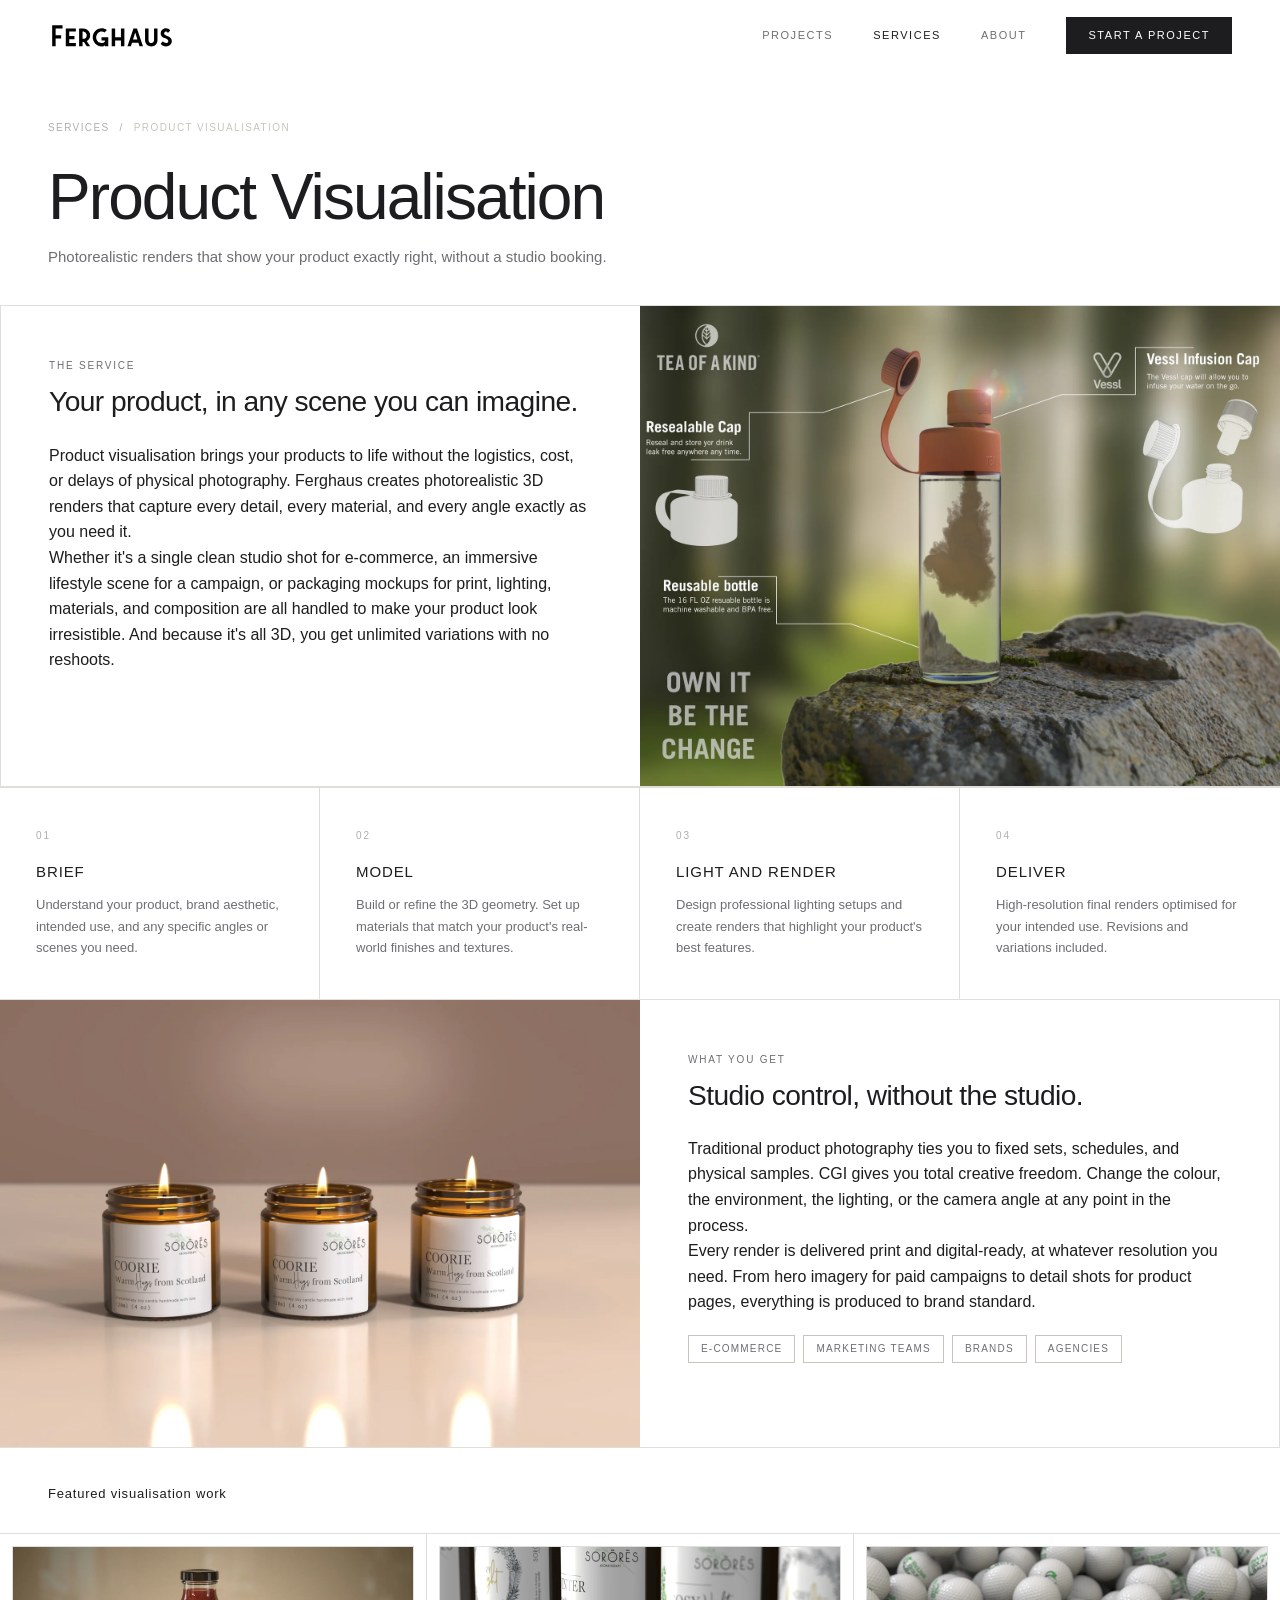
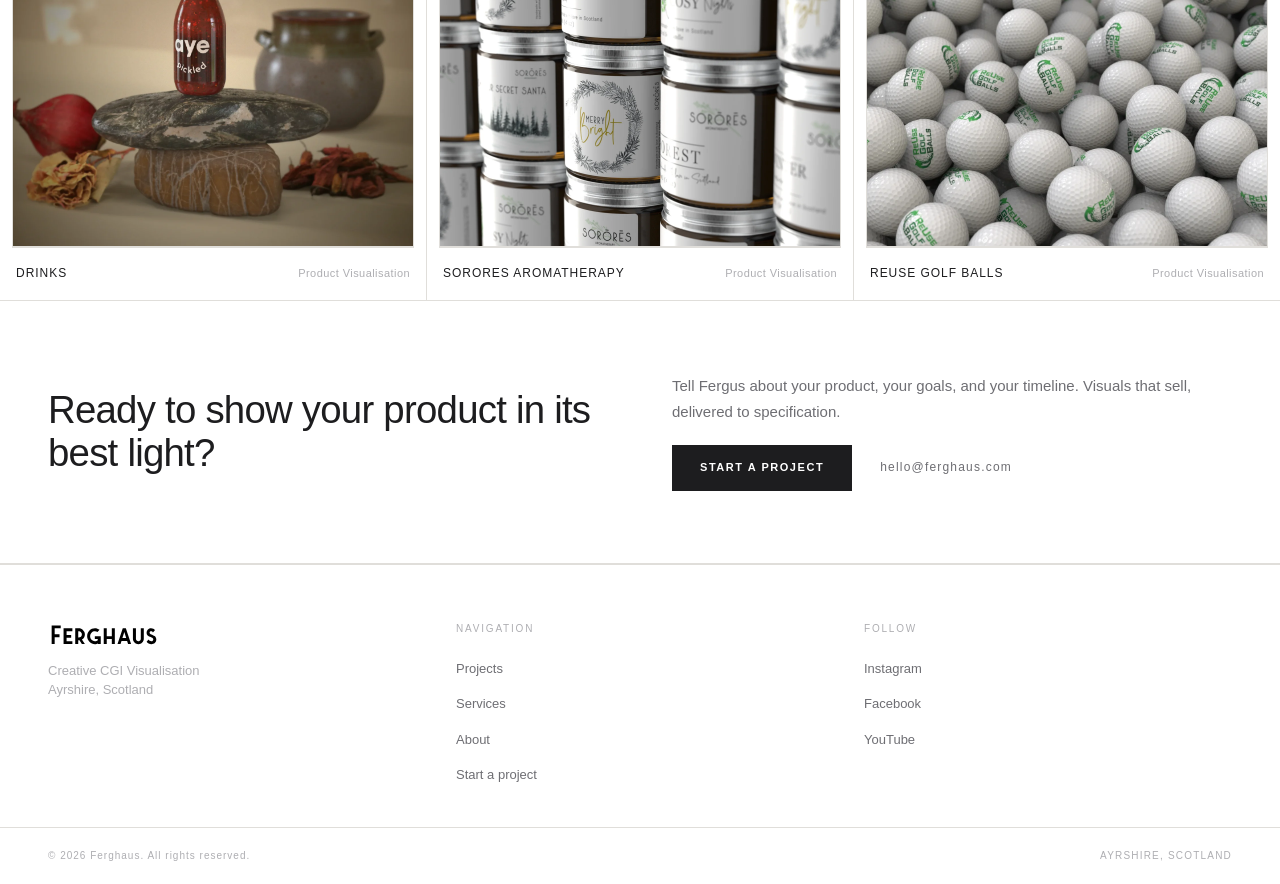
<file: services/product-visualisation/index.html>
<!DOCTYPE html>
<html lang="en">
<head>
  <meta charset="UTF-8">
  <meta name="viewport" content="width=device-width, initial-scale=1.0">
  <meta name="description" content="Studio-quality photorealistic product renders without a physical shoot. Ferghaus creates CGI visuals for e-commerce, campaigns, packaging, and brand use.">
  <meta name="theme-color" content="#f4f3f0">

  <!-- Canonical -->
  <link rel="canonical" href="https://ferghaus.com/services/product-visualisation/">

  <!-- Open Graph -->
  <meta property="og:title" content="Product Visualisation | Ferghaus">
  <meta property="og:description" content="Studio-quality photorealistic product renders without a physical shoot. Ferghaus creates CGI visuals for e-commerce, campaigns, packaging, and brand use.">
  <meta property="og:type" content="website">
  <meta property="og:url" content="https://ferghaus.com/services/product-visualisation/">
  <meta property="og:image" content="https://ferghaus.com/assets/images/projects/drinks/coffee-tin-1200.webp">

  <!-- Styles -->
  <link rel="stylesheet" href="/assets/css/main.css">

  <title>Product Visualisation | Ferghaus</title>

  <!-- Structured Data -->
  <script type="application/ld+json">
  {
    "@context": "https://schema.org",
    "@type": "Service",
    "name": "Product Visualisation",
    "description": "Studio-quality photorealistic product renders without a physical shoot. Ferghaus creates CGI visuals for e-commerce, campaigns, packaging, and brand use.",
    "provider": {
      "@type": "LocalBusiness",
      "name": "Ferghaus",
      "url": "https://ferghaus.com"
    },
    "url": "https://ferghaus.com/services/product-visualisation/"
  }
  </script>
</head>
<body>
  <!-- Skip Link -->
  <a href="#main-content" class="skip-link">Skip to content</a>

  <!-- Navigation -->
  <nav class="nav" id="main-nav">
    <a class="nav-logo" href="/">
      <img src="/assets/images/global/logo.svg" alt="Ferghaus">
    </a>
    <div class="nav-links">
      <a href="/projects">Projects</a>
      <a href="/services" aria-current="page">Services</a>
      <a href="/about">About</a>
      <a href="/contact" class="btn-nav">Start a project</a>
    </div>
    <button class="nav-hamburger" id="nav-hamburger" aria-label="Toggle navigation menu" aria-expanded="false">
      <span></span>
      <span></span>
      <span></span>
    </button>  </nav>

    <div class="nav-drawer-backdrop" id="nav-backdrop"></div>
    <div class="nav-mobile-menu" id="nav-mobile-menu">
      <button class="nav-drawer-close" id="nav-drawer-close" aria-label="Close menu">&#x2715;</button>
      <a href="/">Home</a>
      <a href="/projects">Projects</a>
      <a href="/services">Services</a>
      <a href="/about">About</a>
      <a href="/contact" class="nav-mobile-cta">Start a project</a>
    </div>

  <!-- Main Content -->
  <main id="main-content">

    <!-- Page Header -->
    <section class="page-header">
      <div class="breadcrumb">
        <a href="/services">Services</a> / <span>Product Visualisation</span>
      </div>
      <h1>Product Visualisation</h1>
      <p class="sub">Photorealistic renders that show your product exactly right, without a studio booking.</p>
    </section>

    <!-- Section 1: Copy left, Image right -->
    <section class="service-row fade-up">
      <div class="service-row-content">
        <h3 class="t-label">The service</h3>
        <h2>Your product, in any scene you can imagine.</h2>
        <p>Product visualisation brings your products to life without the logistics, cost, or delays of physical photography. Ferghaus creates photorealistic 3D renders that capture every detail, every material, and every angle exactly as you need it.</p>
        <p>Whether it's a single clean studio shot for e-commerce, an immersive lifestyle scene for a campaign, or packaging mockups for print, lighting, materials, and composition are all handled to make your product look irresistible. And because it's all 3D, you get unlimited variations with no reshoots.</p>
      </div>
      <div class="service-row-image">
        <picture>
          <source srcset="/assets/images/home/peach-forest-text-800.webp 800w, /assets/images/home/peach-forest-text-1200.webp 1200w, /assets/images/home/peach-forest-text-1600.webp 1600w">
          <img src="/assets/images/home/peach-forest-text-1200.webp" alt="Photorealistic product visualisation render" loading="lazy">
        </picture>
      </div>
    </section>

    <!-- Process Steps -->
    <section class="process-strip fade-up">
      <div class="process-step">
        <div class="process-num">01</div>
        <div class="process-title">Brief</div>
        <p class="process-desc">Understand your product, brand aesthetic, intended use, and any specific angles or scenes you need.</p>
      </div>
      <div class="process-step">
        <div class="process-num">02</div>
        <div class="process-title">Model</div>
        <p class="process-desc">Build or refine the 3D geometry. Set up materials that match your product's real-world finishes and textures.</p>
      </div>
      <div class="process-step">
        <div class="process-num">03</div>
        <div class="process-title">Light and Render</div>
        <p class="process-desc">Design professional lighting setups and create renders that highlight your product's best features.</p>
      </div>
      <div class="process-step">
        <div class="process-num">04</div>
        <div class="process-title">Deliver</div>
        <p class="process-desc">High-resolution final renders optimised for your intended use. Revisions and variations included.</p>
      </div>
    </section>

    <!-- Section 2: Image left, Copy right -->
    <section class="service-row reverse fade-up">
      <div class="service-row-content">
        <h3 class="t-label">What you get</h3>
        <h2>Studio control, without the studio.</h2>
        <p>Traditional product photography ties you to fixed sets, schedules, and physical samples. CGI gives you total creative freedom. Change the colour, the environment, the lighting, or the camera angle at any point in the process.</p>
        <p>Every render is delivered print and digital-ready, at whatever resolution you need. From hero imagery for paid campaigns to detail shots for product pages, everything is produced to brand standard.</p>
        <div class="who-tags">
          <span class="who-tag">E-Commerce</span>
          <span class="who-tag">Marketing Teams</span>
          <span class="who-tag">Brands</span>
          <span class="who-tag">Agencies</span>
        </div>
      </div>
      <div class="service-row-image">
        <picture>
          <source srcset="/assets/images/projects/sorores-aromatherapy/3-candles-copy-800.webp 800w, /assets/images/projects/sorores-aromatherapy/3-candles-copy-1200.webp 1200w, /assets/images/projects/sorores-aromatherapy/3-candles-copy-1600.webp 1600w">
          <img src="/assets/images/projects/sorores-aromatherapy/3-candles-copy-1200.webp" alt="Sorores Aromatherapy candle visualisation" loading="lazy">
        </picture>
      </div>
    </section>

    <!-- Related Projects -->
    <div class="section-header">
      <h2 class="section-header-label">Featured visualisation work</h2>
    </div>
    <div class="projects-grid">
      <a href="/projects/drinks" class="project-card">
        <div class="project-card-img">
          <picture>
            <source srcset="/assets/images/projects/drinks/aye-pickle-800.webp 800w, /assets/images/projects/drinks/aye-pickle-1200.webp 1200w, /assets/images/projects/drinks/aye-pickle-1600.webp 1600w">
            <img src="/assets/images/projects/drinks/aye-pickle-1200.webp" alt="Drinks project">
          </picture>
          <div class="project-card-overlay">
            <span class="project-card-overlay-cta">View project →</span>
          </div>
        </div>
        <div class="project-card-info">
          <span class="project-card-name">Drinks</span>
          <span class="project-card-cat">Product Visualisation</span>
        </div>
      </a>
      <a href="/projects/sorores-aromatherapy" class="project-card">
        <div class="project-card-img">
          <picture>
            <source srcset="/assets/images/projects/sorores-aromatherapy/120ml-candle-800.webp 800w, /assets/images/projects/sorores-aromatherapy/120ml-candle-1200.webp 1200w, /assets/images/projects/sorores-aromatherapy/120ml-candle-1600.webp 1600w">
            <img src="/assets/images/projects/sorores-aromatherapy/120ml-candle-1200.webp" alt="Sorores Aromatherapy project">
          </picture>
          <div class="project-card-overlay">
            <span class="project-card-overlay-cta">View project →</span>
          </div>
        </div>
        <div class="project-card-info">
          <span class="project-card-name">Sorores Aromatherapy</span>
          <span class="project-card-cat">Product Visualisation</span>
        </div>
      </a>
      <a href="/projects/reuse-golf-balls" class="project-card">
        <div class="project-card-img">
          <picture>
            <source srcset="/assets/images/projects/reuse-golf-balls/golf-ball-scenes-800.webp 800w, /assets/images/projects/reuse-golf-balls/golf-ball-scenes-1200.webp 1200w, /assets/images/projects/reuse-golf-balls/golf-ball-scenes-1600.webp 1600w">
            <img src="/assets/images/projects/reuse-golf-balls/golf-ball-scenes-1200.webp" alt="ReUse Golf Balls project">
          </picture>
          <div class="project-card-overlay">
            <span class="project-card-overlay-cta">View project →</span>
          </div>
        </div>
        <div class="project-card-info">
          <span class="project-card-name">ReUse Golf Balls</span>
          <span class="project-card-cat">Product Visualisation</span>
        </div>
      </a>
    </div>

    <!-- CTA Section -->
    <section class="cta-section fade-up">
      <h2 class="cta-h2">Ready to show your product in its best light?</h2>
      <div class="cta-right">
        <p class="cta-p">Tell Fergus about your product, your goals, and your timeline. Visuals that sell, delivered to specification.</p>
        <div class="cta-actions">
          <a href="/contact" class="btn-primary">Start a project</a>
          <a href="mailto:hello@ferghaus.com" class="cta-email">hello@ferghaus.com</a>
        </div>
      </div>
    </section>

  </main>

  <!-- Footer -->
  <footer>
    <div class="footer-brand">
      <a href="/">
        <img src="/assets/images/global/logo.svg" alt="Ferghaus">
      </a>
      <p class="footer-tagline">Creative CGI Visualisation<br>Ayrshire, Scotland</p>
    </div>
    <div class="footer-col">
      <h3>Navigation</h3>
      <ul>
        <li><a href="/projects">Projects</a></li>
        <li><a href="/services">Services</a></li>
        <li><a href="/about">About</a></li>
        <li><a href="/contact">Start a project</a></li>
      </ul>
    </div>
    <div class="footer-col">
      <h3>Follow</h3>
      <ul>
        <li><a href="https://www.instagram.com/Ferghaus/" target="_blank" rel="noopener noreferrer">Instagram</a></li>
        <li><a href="https://www.facebook.com/Ferghaus/" target="_blank" rel="noopener noreferrer">Facebook</a></li>
        <li><a href="https://www.youtube.com/@Ferghausltd" target="_blank" rel="noopener noreferrer">YouTube</a></li>
      </ul>
    </div>
  </footer>
  <div class="footer-bottom">
    <span class="footer-copy">&copy; 2026 Ferghaus. All rights reserved.</span>
    <span class="footer-location">Ayrshire, Scotland</span>
  </div>

  <!-- Scripts -->
  <script src="/assets/js/main.js"></script>
</body>
</html>
</file>
<file: assets/css/main.css>
/* ============================================================
   FERGHAUS — Main Stylesheet
   ferghaus.com
   ============================================================ */

/* ─── CUSTOM PROPERTIES ──────────────────────────────────── */
:root {
  --bg:             #ffffff;
  --surface:        #f5f4f1;
  --border:         #e0deda;
  --border-mid:     #c8c5bf;
  --text-primary:   #1d1d1f;
  --text-secondary: #6e6e73;
  --text-muted:     #aeaeb2;

  --nav-h:          72px;
  --page-margin:    48px;   /* desktop — 32px tablet, 20px mobile */
  --font-head: -apple-system, BlinkMacSystemFont, 'Helvetica Neue', Arial, sans-serif;
  --font-body: -apple-system, BlinkMacSystemFont, 'Helvetica Neue', Arial, sans-serif;

  --ease-out: cubic-bezier(0.25, 0.46, 0.45, 0.94);
  --ease-in-out: cubic-bezier(0.4, 0, 0.2, 1);
}

/* ─── RESET & BASE ────────────────────────────────────────── */
*, *::before, *::after {
  box-sizing: border-box;
  margin: 0;
  padding: 0;
}

html {
  scroll-behavior: smooth;
  font-size: 16px;
  -webkit-text-size-adjust: 100%;
}

body {
  background: var(--bg);
  color: var(--text-primary);
  font-family: var(--font-body);
  font-weight: 300;
  line-height: 1.6;
  -webkit-font-smoothing: antialiased;
  -moz-osx-font-smoothing: grayscale;
  overflow-x: hidden;
}

img, video {
  display: block;
  max-width: 100%;
  height: auto;
}

a { color: inherit; }

ul, ol { list-style: none; }

button {
  cursor: pointer;
  border: none;
  background: none;
  font: inherit;
}

/* ─── SKIP LINK ───────────────────────────────────────────── */
.skip-link {
  position: absolute;
  top: -100%;
  left: 8px;
  background: var(--text-primary);
  color: #fff;
  font-family: var(--font-head);
  font-size: 11px;
  font-weight: 600;
  letter-spacing: 0.12em;
  text-transform: uppercase;
  text-decoration: none;
  padding: 10px 18px;
  z-index: 9999;
  transition: top 0.2s;
}
.skip-link:focus { top: 8px; }

/* ─── TYPOGRAPHY SCALE ────────────────────────────────────── */
.t-display {
  font-family: var(--font-head);
  font-weight: 200;
  line-height: 1.05;
  letter-spacing: -0.02em;
}

.t-head {
  font-family: var(--font-head);
  font-weight: 300;
  line-height: 1.15;
}

.t-label {
  font-family: var(--font-head);
  font-size: 10px;
  font-weight: 400;
  letter-spacing: 0.18em;
  text-transform: uppercase;
  color: var(--text-secondary);
}

.t-body {
  font-family: var(--font-body);
  font-size: 15px;
  font-weight: 300;
  line-height: 1.75;
  color: var(--text-secondary);
}

/* ─── NAVIGATION ──────────────────────────────────────────── */
.nav {
  position: fixed;
  top: 0; left: 0; right: 0;
  z-index: 100;
  height: var(--nav-h);
  display: flex;
  align-items: center;
  justify-content: space-between;
  padding: 0 48px;
  border-bottom: 1px solid transparent;
  transition: border-color 0.3s, background 0.3s;
}

.nav.scrolled {
  background: rgba(244, 243, 240, 0.97);
  backdrop-filter: blur(12px);
  -webkit-backdrop-filter: blur(12px);
  border-color: var(--border);
}

.nav-logo {
  font-family: var(--font-head);
  font-weight: 600;
  font-size: 17px;
  letter-spacing: 0.18em;
  text-transform: uppercase;
  color: var(--text-primary);
  text-decoration: none;
  flex-shrink: 0;
}
/* Logo image variant */
.nav-logo img {
  height: 32px;
  width: auto;
  display: block;
}

.nav-links {
  display: flex;
  align-items: center;
  gap: 40px;
}

.nav-links a {
  font-family: var(--font-head);
  font-size: 11px;
  font-weight: 400;
  letter-spacing: 0.14em;
  text-transform: uppercase;
  color: var(--text-secondary);
  text-decoration: none;
  transition: color 0.2s;
}
.nav-links a:not(.btn-nav):hover,
.nav-links a:not(.btn-nav)[aria-current="page"] { color: var(--text-primary); }
/* Ensure nav CTA always shows white regardless of parent a selector */
.nav-links .btn-nav,
.nav-links a.btn-nav { color: #fff; }

.btn-nav {
  font-family: var(--font-head);
  font-size: 11px;
  font-weight: 600;
  letter-spacing: 0.14em;
  text-transform: uppercase;
  color: #fff;
  background: var(--text-primary);
  padding: 10px 22px;
  text-decoration: none;
  transition: background 0.2s;
  white-space: nowrap;
}
.btn-nav:hover { background: #333; }

/* Mobile hamburger — hidden on desktop */
.nav-hamburger {
  display: none;
  flex-direction: column;
  gap: 5px;
  cursor: pointer;
  padding: 6px;
  background: none;
  border: none;
  -webkit-tap-highlight-color: transparent;
}
.nav-hamburger span {
  display: block;
  width: 22px;
  height: 1.5px;
  background: var(--text-primary);
  transition: transform 0.25s, opacity 0.25s;
}
.nav-hamburger[aria-expanded="true"] span:nth-child(1) { transform: translateY(6.5px) rotate(45deg); }
.nav-hamburger[aria-expanded="true"] span:nth-child(2) { opacity: 0; }
.nav-hamburger[aria-expanded="true"] span:nth-child(3) { transform: translateY(-6.5px) rotate(-45deg); }

/* Mobile drawer — right-side slide-in panel */
.nav-drawer-backdrop {
  position: fixed;
  inset: 0;
  background: rgba(0, 0, 0, 0.22);
  z-index: 98;
  opacity: 0;
  pointer-events: none;
  transition: opacity 0.3s ease;
}
.nav-drawer-backdrop.open {
  opacity: 1;
  pointer-events: auto;
}

.nav-mobile-menu {
  position: fixed;
  top: 0;
  right: 0;
  bottom: 0;
  width: 75%;
  max-width: 320px;
  background: var(--bg);
  border-left: 1px solid var(--border);
  z-index: 101;
  display: flex;
  flex-direction: column;
  padding-top: 80px;
  transform: translateX(100%);
  transition: transform 0.32s cubic-bezier(0.4, 0, 0.2, 1);
}
.nav-mobile-menu.open { transform: translateX(0); }

.nav-drawer-close {
  position: absolute;
  top: 18px;
  right: 20px;
  width: 36px;
  height: 36px;
  display: flex;
  align-items: center;
  justify-content: center;
  background: none;
  border: none;
  cursor: pointer;
  color: var(--text-muted);
  font-size: 18px;
  line-height: 1;
  transition: color 0.2s;
  -webkit-tap-highlight-color: transparent;
}
.nav-drawer-close:hover { color: var(--text-primary); }

.nav-mobile-menu a {
  display: block;
  font-family: var(--font-head);
  font-size: 11px;
  letter-spacing: 0.16em;
  text-transform: uppercase;
  color: var(--text-secondary);
  text-decoration: none;
  padding: 20px 32px;
  border-bottom: 1px solid var(--border);
  transition: color 0.2s;
}
.nav-mobile-menu a:hover,
.nav-mobile-menu a[aria-current="page"] { color: var(--text-primary); }
.nav-mobile-menu .nav-mobile-cta {
  color: var(--text-primary);
  font-weight: 500;
  border-bottom: none;
  margin-top: 8px;
}

/* ─── BUTTONS ─────────────────────────────────────────────── */
.btn-primary {
  display: inline-block;
  font-family: var(--font-head);
  font-size: 11px;
  font-weight: 600;
  letter-spacing: 0.14em;
  text-transform: uppercase;
  color: #fff;
  background: var(--text-primary);
  padding: 14px 28px;
  text-decoration: none;
  transition: background 0.2s;
}
.btn-primary:hover { background: #333; }

.btn-ghost {
  display: inline-flex;
  align-items: center;
  gap: 10px;
  font-family: var(--font-head);
  font-size: 11px;
  font-weight: 400;
  letter-spacing: 0.14em;
  text-transform: uppercase;
  color: var(--text-secondary);
  text-decoration: none;
  transition: color 0.2s;
}
.btn-ghost:hover { color: var(--text-primary); }
.btn-ghost svg { transition: transform 0.2s; }
.btn-ghost:hover svg { transform: translateX(4px); }

.btn-outlined {
  display: inline-flex;
  align-items: center;
  justify-content: center;
  gap: 10px;
  font-family: var(--font-head);
  font-size: 11px;
  font-weight: 400;
  letter-spacing: 0.14em;
  text-transform: uppercase;
  text-align: center;
  color: var(--text-secondary);
  border: 1px solid var(--border-mid);
  padding: 14px 28px;
  text-decoration: none;
  transition: border-color 0.2s, color 0.2s;
}
.btn-outlined:hover {
  border-color: var(--text-primary);
  color: var(--text-primary);
}

/* ─── PAGE STRUCTURE ──────────────────────────────────────── */
main { padding-top: var(--nav-h); }

/* ─── PAGE HEADER ─────────────────────────────────────────── */
.page-header {
  padding: 48px 48px 36px;
  border-bottom: 1px solid var(--border);
}
.page-header .eyebrow {
  display: flex;
  align-items: center;
  gap: 14px;
  margin-bottom: 28px;
  font-family: var(--font-head);
  font-size: 10px;
  font-weight: 400;
  letter-spacing: 0.16em;
  text-transform: uppercase;
  color: var(--text-muted);
}
.page-header .eyebrow::before {
  content: '';
  display: block;
  width: 28px;
  height: 1px;
  background: var(--text-muted);
}
.page-header h1 {
  font-family: var(--font-head);
  font-size: clamp(40px, 5vw, 80px);
  font-weight: 200;
  line-height: 1.05;
  letter-spacing: -0.03em;
  max-width: 800px;
}
.page-header h1 em {
  font-style: italic;
  font-weight: 300;
}
.page-header-meta {
  display: flex;
  align-items: center;
  gap: 0;
  margin-top: 36px;
  flex-wrap: wrap;
}
.page-header-meta span {
  font-family: var(--font-head);
  font-size: 11px;
  font-weight: 400;
  letter-spacing: 0.14em;
  text-transform: uppercase;
  color: var(--text-muted);
  padding-right: 20px;
  margin-right: 20px;
  border-right: 1px solid var(--border);
}
.page-header-meta span:last-child {
  border-right: none;
  padding-right: 0;
  margin-right: 0;
}

.page-header .sub {
  font-size: 15px;
  font-weight: 300;
  color: var(--text-secondary);
  margin-top: 14px;
  max-width: 720px;
}

/* Breadcrumb */
.breadcrumb {
  display: flex;
  align-items: center;
  gap: 10px;
  font-family: var(--font-head);
  font-size: 10px;
  letter-spacing: 0.14em;
  text-transform: uppercase;
  color: var(--text-muted);
  margin-bottom: 28px;
}
.breadcrumb a {
  text-decoration: none;
  color: var(--text-muted);
  transition: color 0.2s;
}
.breadcrumb a:hover { color: var(--text-secondary); }
.breadcrumb span { color: var(--border-mid); }

/* ─── HERO (HOMEPAGE) ─────────────────────────────────────── */
.hero {
  display: grid;
  grid-template-columns: 1fr 1fr;
  max-height: 72vh;
  overflow: hidden;
}

.hero-left {
  display: flex;
  flex-direction: column;
  justify-content: flex-start;
  padding: clamp(36px, 5vh, 56px) 48px 64px;
}

.hero-eyebrow {
  display: flex;
  align-items: center;
  gap: 14px;
  margin-bottom: 32px;
}
.hero-eyebrow::before {
  content: '';
  display: block;
  width: 28px;
  height: 1px;
  background: var(--text-muted);
}

.hero-h1 {
  font-family: var(--font-head);
  font-size: clamp(48px, 5.5vw, 88px);
  font-weight: 200;
  line-height: 1.02;
  letter-spacing: -0.03em;
  margin-bottom: 28px;
}
.hero-h1 em {
  font-style: normal;
  font-weight: inherit;
}

.hero-sub {
  font-size: 15px;
  font-weight: 300;
  color: var(--text-secondary);
  line-height: 1.75;
  max-width: 420px;
  margin-bottom: 48px;
}

.hero-ctas {
  display: flex;
  align-items: center;
  gap: 24px;
  flex-wrap: wrap;
}

.hero-right {
  position: relative;
  overflow: hidden;
}

.hero-right img,
.hero-right video {
  width: 100%;
  height: 100%;
  object-fit: cover;
  object-position: center center;
}

/* ─── SERVICES STRIP ──────────────────────────────────────── */
.services-strip {
  display: grid;
  grid-template-columns: repeat(4, 1fr);
  border-top: 1px solid var(--border);
  border-bottom: 1px solid var(--border);
}

.service-item {
  padding: 36px 32px 52px;
  border-right: 1px solid var(--border);
  position: relative;
  overflow: hidden;
  text-decoration: none;
  display: block;
  color: inherit;
  transition: background 0.25s;
  background: var(--bg);
}
.service-item:last-child { border-right: none; }
.service-item:first-child { padding-left: 48px; }
.service-item:last-child  { padding-right: 48px; }
.service-item:last-child .service-arrow { right: 48px; }
.service-item:hover { background: var(--surface); }

/* Ensure any nested link inherits style cleanly */
.service-item a {
  text-decoration: none;
  color: inherit;
  display: block;
}

.service-num {
  font-family: var(--font-head);
  font-size: 10px;
  letter-spacing: 0.18em;
  color: var(--text-muted);
  margin-bottom: 18px;
}

.service-name {
  font-family: var(--font-head);
  font-size: 13px;
  font-weight: 500;
  letter-spacing: 0.08em;
  text-transform: uppercase;
  color: var(--text-primary);
  margin-bottom: 10px;
}

.service-desc {
  font-size: 13px;
  font-weight: 300;
  color: var(--text-secondary);
  line-height: 1.6;
  max-width: 220px;
}

.service-arrow {
  position: absolute;
  bottom: 32px;
  right: 32px;
  font-size: 16px;
  color: var(--text-muted);
  transition: transform 0.2s, color 0.2s;
  line-height: 1;
}
.service-item:hover .service-arrow {
  transform: translateX(5px);
  color: var(--text-primary);
}

/* ─── SHOWREEL ────────────────────────────────────────────── */
.showreel-section { border-bottom: 1px solid var(--border); }
.showreel-header {
  padding: 36px 48px 24px;
  display: flex;
  align-items: center;
  justify-content: space-between;
}
.showreel-body { padding: 0 48px 44px; }

/* ─── SECTION HEADER ──────────────────────────────────────── */
.section-header {
  display: flex;
  align-items: flex-start;
  justify-content: space-between;
  padding: 36px 48px 28px;
}
.section-header-label {
  font-family: var(--font-head);
  font-size: 13px;
  font-weight: 500;
  letter-spacing: 0.06em;
  color: var(--text-primary);
  text-transform: none;
}
.section-border-bottom { border-bottom: 1px solid var(--border); }

/* ─── PROJECT GRID ────────────────────────────────────────── */
.projects-grid {
  display: grid;
  grid-template-columns: repeat(3, 1fr);
  gap: 1px;
  background: var(--border);
  border-top: 1px solid var(--border);
  border-bottom: 1px solid var(--border);
}

.project-card {
  text-decoration: none;
  display: block;
  background: var(--bg);
  overflow: hidden;
  padding: 12px 12px 0;
  transition: background 0.2s;
}
.project-card:hover { background: var(--surface); }

.project-card-img {
  position: relative; /* needed for overlay */
  aspect-ratio: 4 / 3;
  overflow: hidden;
  background: #111;
  border: 1px solid var(--border);
}
.project-card-img img,
.project-card-img video {
  width: 100%;
  height: 100%;
  object-fit: cover;
  display: block;
  transition: transform 0.55s var(--ease-out);
}
.project-card:hover .project-card-img img,
.project-card:hover .project-card-img video { transform: scale(1.04); }

.project-card-info {
  padding: 16px 4px 16px;
  display: flex;
  justify-content: space-between;
  align-items: center;
  gap: 16px;
  border-top: 1px solid var(--border);
}

.project-card-name {
  font-size: 12px;
  font-weight: 500;
  letter-spacing: 0.08em;
  text-transform: uppercase;
  color: var(--text-primary);
}

.project-card-cat {
  font-size: 11px;
  font-weight: 300;
  color: var(--text-muted);
  letter-spacing: 0.04em;
  text-align: right;
  flex-shrink: 0;
}

.project-card-desc {
  font-size: 13px;
  font-weight: 300;
  color: var(--text-secondary);
  line-height: 1.65;
  padding: 14px 4px 18px;
  border-top: 1px solid var(--border);
}

/* ─── IMMERSIVE PROJECTS GRID (full projects page) ───────────── */
.projects-grid--immersive {
  gap: 20px;
  background: none;
  border-top: none;
  border-bottom: none;
  padding: 40px 48px 72px;
  grid-auto-rows: 420px; /* fixed row height — all cards in a row stay aligned */
}

.projects-grid--immersive .project-card {
  padding: 0;
  border: 1px solid var(--border);
  transition: border-color 0.3s, background 0.2s;
  display: flex;
  flex-direction: column;
}
.projects-grid--immersive .project-card:hover {
  background: var(--bg);
  border-color: var(--border-mid);
}

/* Featured card spans two columns */
.project-card--featured {
  grid-column: span 2;
}

/* Images fill available height — no fixed aspect-ratio needed */
.projects-grid--immersive .project-card-img {
  flex: 1;
  min-height: 0;
  aspect-ratio: unset;
  border: none;
}

/* Info bar sits flush inside the card border, never shrinks */
.projects-grid--immersive .project-card-info {
  padding: 18px 20px;
  border-top: 1px solid var(--border);
  flex-shrink: 0;
}

/* Hover overlay — subtle scrim + view cue */
.project-card-overlay {
  position: absolute;
  inset: 0;
  background: rgba(10, 10, 10, 0.32);
  opacity: 0;
  transition: opacity 0.35s var(--ease-out);
  display: flex;
  align-items: flex-end;
  justify-content: flex-end;
  padding: 20px;
  pointer-events: none;
}
.project-card:hover .project-card-overlay { opacity: 1; }

.project-card-overlay-cta {
  font-family: var(--font-head);
  font-size: 11px;
  font-weight: 500;
  letter-spacing: 0.12em;
  text-transform: uppercase;
  color: #fff;
  background: rgba(255, 255, 255, 0.15);
  border: 1px solid rgba(255, 255, 255, 0.35);
  padding: 9px 16px;
  backdrop-filter: blur(4px);
  -webkit-backdrop-filter: blur(4px);
}

/* CTA card (empty slot in grid) */
.project-card-cta {
  display: flex;
  flex-direction: column;
  justify-content: center;
  align-items: flex-start;
  padding: 40px 32px !important; /* override the card image padding */
  border-right: none;
  text-decoration: none;
  background: var(--bg);
  transition: background 0.25s;
  min-height: 200px;
}
.project-card-cta:hover { background: var(--surface); }
.project-card-cta .cta-label {
  font-size: 10px;
  font-weight: 400;
  letter-spacing: 0.16em;
  text-transform: uppercase;
  color: var(--text-secondary);
  margin-bottom: 12px;
}
.project-card-cta .cta-text {
  font-size: 22px;
  font-weight: 300;
  color: var(--text-primary);
  line-height: 1.2;
  letter-spacing: -0.02em;
}

/* ─── ABOUT STRIP ─────────────────────────────────────────── */
.about-strip {
  display: grid;
  grid-template-columns: 1fr 1fr;
  border-top: 1px solid var(--border);
  border-bottom: 1px solid var(--border);
}

.about-image {
  position: relative;
  overflow: hidden;
  border-right: 1px solid var(--border);
  min-height: 480px;
  display: flex;
  flex-direction: column;
  justify-content: flex-end;
  padding-top: 56px;
  background: var(--surface);
}
.about-image img {
  width: 100%;
  height: auto;
  display: block;
  object-fit: cover;
  object-position: center top;
}
.about-image video {
  position: absolute;
  inset: 0;
  width: 100%;
  height: 100%;
  object-fit: cover;
  display: block;
}

.about-content {
  display: flex;
  flex-direction: column;
  justify-content: center;
  padding: 72px 48px;
}
.about-eyebrow {
  display: flex;
  align-items: center;
  gap: 14px;
  margin-bottom: 24px;
}
.about-eyebrow::before {
  content: '';
  display: block;
  width: 24px;
  height: 1px;
  background: var(--text-muted);
}
.about-h2 {
  font-family: var(--font-head);
  font-size: clamp(30px, 3vw, 50px);
  font-weight: 200;
  line-height: 1.1;
  letter-spacing: -0.02em;
  margin-bottom: 20px;
}
.about-h2 em {
  font-style: italic;
  font-weight: 200;
}
.about-p {
  font-size: 15px;
  font-weight: 300;
  color: var(--text-secondary);
  line-height: 1.75;
  max-width: 440px;
  margin-bottom: 36px;
}
.about-role {
  font-family: var(--font-body);
  font-size: 15px;
  font-weight: 400;
  color: var(--text-secondary);
  margin-bottom: 0;
}
.about-divider {
  border: none;
  border-top: 1px solid var(--border);
  margin: 24px 0;
}
.about-p--last { margin-bottom: 32px; }

/* ─── CTA SECTION ─────────────────────────────────────────── */
.cta-section {
  display: grid;
  grid-template-columns: 1fr 1fr;
  gap: 64px;
  align-items: center;
  padding: 72px 48px;
  border-bottom: 1px solid var(--border);
}

.cta-h2 {
  font-family: var(--font-head);
  font-size: clamp(26px, 3vw, 44px);
  font-weight: 200;
  line-height: 1.1;
  letter-spacing: -0.02em;
}
.cta-h2 em {
  font-style: italic;
  font-weight: 200;
}

.cta-right {
  display: flex;
  flex-direction: column;
  gap: 20px;
}
.cta-p {
  font-size: 15px;
  font-weight: 300;
  color: var(--text-secondary);
  line-height: 1.75;
}
.cta-actions {
  display: flex;
  align-items: center;
  gap: 28px;
  flex-wrap: wrap;
}
.cta-email {
  font-family: var(--font-head);
  font-size: 12px;
  letter-spacing: 0.1em;
  color: var(--text-secondary);
  text-decoration: none;
  transition: color 0.2s;
}
.cta-email:hover { color: var(--text-primary); }

/* ─── PROCESS STEPS ───────────────────────────────────────── */
.process-strip {
  display: grid;
  grid-template-columns: repeat(4, 1fr);
  border-top: 1px solid var(--border);
  border-bottom: 1px solid var(--border);
}

.process-step {
  padding: 40px 36px;
  border-right: 1px solid var(--border);
}
.process-step:last-child { border-right: none; }

.process-num {
  font-family: var(--font-head);
  font-size: 10px;
  letter-spacing: 0.2em;
  color: var(--text-muted);
  margin-bottom: 16px;
}
.process-title {
  font-family: var(--font-head);
  font-size: 15px;
  font-weight: 400;
  letter-spacing: 0.06em;
  text-transform: uppercase;
  color: var(--text-primary);
  margin-bottom: 10px;
}
.process-desc {
  font-size: 13px;
  font-weight: 300;
  color: var(--text-secondary);
  line-height: 1.65;
}

/* ─── THREE-COL INFO STRIP ────────────────────────────────── */
.info-strip {
  display: grid;
  grid-template-columns: repeat(3, 1fr);
  border-top: 1px solid var(--border);
  border-bottom: 1px solid var(--border);
}

.info-item {
  padding: 40px 36px;
  border-right: 1px solid var(--border);
}
.info-item:last-child { border-right: none; }
.info-title {
  font-family: var(--font-head);
  font-size: 14px;
  font-weight: 400;
  letter-spacing: 0.06em;
  text-transform: uppercase;
  color: var(--text-primary);
  margin-bottom: 8px;
}
.info-desc {
  font-size: 13px;
  font-weight: 300;
  color: var(--text-secondary);
  line-height: 1.65;
}

/* ─── SERVICES ALTERNATING ROWS ───────────────────────────── */
/* Base: 2-column layout used by individual service pages */
.service-row {
  display: grid;
  grid-template-columns: 1fr 1fr;
  grid-template-areas: "content image";
  min-height: 440px;
  border-bottom: 1px solid var(--border);
}
.service-row.reverse {
  grid-template-areas: "image content";
}

/* Overview modifier: 3-area layout used by /services/ main page */
.service-row--overview {
  grid-template-rows: auto 1fr;
  grid-template-areas:
    "header image"
    "content image";
}
.service-row--overview.reverse {
  grid-template-areas:
    "image header"
    "image content";
}

.service-row-header {
  grid-area: header;
  padding: 52px 48px 24px;
  border-left: 1px solid var(--border);
}
.service-row--overview.reverse .service-row-header {
  border-left: none;
  border-right: 1px solid var(--border);
}
.service-row-header h2,
.service-row-content h2 {
  font-family: var(--font-head);
  font-size: clamp(22px, 2.2vw, 34px);
  font-weight: 200;
  line-height: 1.15;
  letter-spacing: -0.02em;
  margin-top: 12px;
}
.service-row-content h2 {
  margin-bottom: 24px;
}

.service-row-image {
  grid-area: image;
  position: relative;
  overflow: hidden;
  background: var(--surface);
}
.service-row-image img,
.service-row-image video {
  width: 100%;
  height: 100%;
  object-fit: cover;
}

.service-row-content {
  grid-area: content;
  display: flex;
  flex-direction: column;
  justify-content: flex-start;
  padding: 0 48px 56px;
  border-left: 1px solid var(--border);
}
/* Individual service pages: content contains h2, needs top padding */
.service-row:not(.service-row--overview) .service-row-content {
  padding-top: 52px;
}
.service-row.reverse .service-row-content {
  border-left: none;
  border-right: 1px solid var(--border);
}
.service-row--overview.reverse .service-row-content {
  border-left: 1px solid var(--border);
  border-right: none;
}

.who-tags {
  display: flex;
  flex-wrap: wrap;
  gap: 8px;
  margin: 20px 0 28px;
}
.who-tag {
  font-family: var(--font-head);
  font-size: 10px;
  letter-spacing: 0.12em;
  text-transform: uppercase;
  color: var(--text-secondary);
  border: 1px solid var(--border-mid);
  padding: 5px 12px;
}

/* ─── TESTIMONIALS ────────────────────────────────────────── */
.testimonials-section {
  padding: 80px 48px 96px;
  background: var(--surface);
  border-top: 1px solid var(--border);
}
.testimonials-eyebrow {
  font-family: var(--font-head);
  font-size: 11px;
  font-weight: 400;
  letter-spacing: 0.14em;
  text-transform: uppercase;
  color: var(--text-muted);
  margin-bottom: 48px;
}
.testimonials-grid {
  display: grid;
  grid-template-columns: repeat(3, 1fr);
  gap: 2px;
  background: var(--border);
}
.testimonial-card {
  background: var(--surface);
  padding: 36px 32px 32px;
  display: flex;
  flex-direction: column;
  gap: 24px;
}
.testimonial-quote {
  font-size: clamp(15px, 1.6vw, 17px);
  line-height: 1.65;
  color: var(--text-primary);
  font-style: italic;
  flex: 1;
}
.testimonial-quote::before { content: '\201C'; }
.testimonial-quote::after  { content: '\201D'; }
.testimonial-author {
  display: flex;
  flex-direction: column;
  gap: 3px;
}
.testimonial-name {
  font-family: var(--font-head);
  font-size: 12px;
  font-weight: 500;
  letter-spacing: 0.08em;
  text-transform: uppercase;
  color: var(--text-primary);
}
.testimonial-role {
  font-size: 13px;
  color: var(--text-muted);
}

@media (max-width: 900px) {
  .testimonials-section { padding: 56px 24px 72px; }
  .testimonials-grid { grid-template-columns: 1fr; }
}

/* ─── VIDEO POSTER (showreel click-to-play) ───────────────── */
.video-poster {
  position: relative;
  aspect-ratio: 16 / 9;
  overflow: hidden;
  background: #111;
  cursor: pointer;
  border: 1px solid var(--border);
}
.video-poster img {
  width: 100%;
  height: 100%;
  object-fit: cover;
  display: block;
  transition: opacity 0.35s;
}
.video-poster:hover img { opacity: 0.80; }
.video-play-btn {
  position: absolute;
  top: 50%;
  left: 50%;
  transform: translate(-50%, -50%);
  width: 64px;
  height: 64px;
  background: rgba(255, 255, 255, 0.96);
  border-radius: 50%;
  display: flex;
  align-items: center;
  justify-content: center;
  color: var(--text-primary);
  pointer-events: none;
  transition: transform 0.25s var(--ease-out), background 0.2s;
}
.video-poster:hover .video-play-btn {
  transform: translate(-50%, -50%) scale(1.1);
  background: #fff;
}
/* loaded state — iframe replaces contents */
.video-poster.playing {
  cursor: default;
}
.video-poster.playing iframe {
  position: absolute;
  inset: 0;
  width: 100%;
  height: 100%;
  border: 0;
}

/* ─── VIDEO EMBED ─────────────────────────────────────────── */
.video-embed {
  position: relative;
  width: 100%;
  aspect-ratio: 16 / 9;
  background: #111;
  overflow: hidden;
}
.video-embed iframe {
  position: absolute;
  inset: 0;
  width: 100%;
  height: 100%;
  border: 0;
}

/* Looping background video */
.video-loop {
  width: 100%;
  height: 100%;
  object-fit: cover;
  display: block;
}

/* ─── IMAGE GALLERY ───────────────────────────────────────── */
.gallery-grid {
  display: grid;
  grid-template-columns: repeat(3, 1fr);
  border-top: 1px solid var(--border);
  padding: 0 48px;
}
.gallery-grid.cols-2 { grid-template-columns: repeat(2, 1fr); }

.gallery-item {
  position: relative;
  overflow: hidden;
  border-right: 1px solid var(--border);
  border-bottom: 1px solid var(--border);
  aspect-ratio: 1 / 1;
  background: var(--bg);
  padding: 8px;
}
.gallery-item:nth-child(3n) { border-right: none; }
.gallery-item.cols-2:nth-child(2n) { border-right: none; }
.gallery-item img {
  width: 100%;
  height: 100%;
  object-fit: cover;
  transition: transform 0.5s var(--ease-out);
}
.gallery-item:hover img { transform: scale(1.04); }
.gallery-item--light { background: #fff; }

/* ─── PROJECT IMAGES (breathing room layout) ─────────────── */
.project-images {
  padding: 0 0 48px;
  border-top: 1px solid var(--border);
  display: flex;
  flex-direction: column;
  gap: 4px;
}
.project-image-full {
  background: var(--bg);
  line-height: 0;
  overflow: hidden;
}
.project-image-full img,
.project-image-full video {
  width: 100%;
  height: auto;
  display: block;
}
/* Stacked layout — no side-by-side, ever */
.project-image-pair {
  display: flex;
  flex-direction: column;
  gap: 4px;
}

/* Uniform containers — fixed 3:2 ratio, full image visible, no cropping */
.project-images--uniform .project-image-full {
  aspect-ratio: 3 / 2;
  background: #fff;
}
.project-images--uniform .project-image-full img {
  width: 100%;
  height: 100%;
  object-fit: contain;
}

/* ─── PROJECT HERO ────────────────────────────────────────── */
.project-hero {
  width: 100%;
  background: var(--bg);
  position: relative;
  padding: 16px 48px;
}

.project-hero picture {
  display: block;
  height: 60vh;
  min-height: 360px;
  overflow: hidden;
  background: #111;
  position: relative;
}

.project-hero img {
  width: 100%;
  height: 100%;
  object-fit: cover;
  display: block;
}

/* Light variant: white background, image contained (not cropped).
   Shorter height so wide landscape images fill the frame well. */
.project-hero--light picture {
  background: #fff;
  height: 44vh;
  min-height: 260px;
}
.project-hero--light img {
  object-fit: contain;
}

.project-hero video {
  display: block;
  width: 100%;
  height: 40vh;
  min-height: 260px;
  object-fit: cover;
  background: #111;
}

/* ─── PROJECT HERO OVERLAY ────────────────────────────────── */
.project-hero-overlay {
  position: relative;
  width: 100%;
  height: 72vh;
  min-height: 480px;
  overflow: hidden;
  background: #111;
}
.project-hero-overlay--sm {
  height: 48vh;
  min-height: 340px;
}
.project-hero-overlay picture {
  display: block;
  width: 100%;
  height: 100%;
}
.project-hero-overlay img {
  width: 100%;
  height: 100%;
  object-fit: cover;
  display: block;
}
.project-hero-overlay::after {
  content: '';
  position: absolute;
  inset: 0;
  background: linear-gradient(to bottom, rgba(0,0,0,0.0) 35%, rgba(0,0,0,0.70) 100%);
  pointer-events: none;
}
.project-hero-overlay-text {
  position: absolute;
  bottom: 0;
  left: 0;
  right: 0;
  padding: 0 48px 52px;
  z-index: 1;
}
.project-hero-overlay-label {
  display: flex;
  align-items: center;
  gap: 12px;
  font-family: var(--font-head);
  font-size: 10px;
  font-weight: 400;
  letter-spacing: 0.18em;
  text-transform: uppercase;
  color: rgba(255,255,255,0.55);
  margin-bottom: 14px;
}
.project-hero-overlay-label::before {
  content: '';
  display: block;
  width: 20px;
  height: 1px;
  background: rgba(255,255,255,0.4);
  flex-shrink: 0;
}
.project-hero-overlay-h1 {
  font-family: var(--font-head);
  font-size: clamp(40px, 5vw, 80px);
  font-weight: 200;
  line-height: 1.05;
  letter-spacing: -0.03em;
  color: #fff;
  margin-bottom: 14px;
}
.project-hero-overlay-sub {
  font-size: 15px;
  font-weight: 300;
  color: rgba(255,255,255,0.70);
  max-width: 560px;
  line-height: 1.65;
}

/* ─── PROJECT META ────────────────────────────────────────── */
.project-meta {
  display: flex;
  gap: 0;
  border-bottom: 1px solid var(--border);
}
.project-meta-item {
  padding: 20px 32px;
  border-right: 1px solid var(--border);
}
.project-meta-item:last-child  { border-right: none; }
.project-meta-item:first-child { padding-left: 48px; }
.project-meta-item:last-child  { padding-right: 48px; }
.project-meta-label {
  font-family: var(--font-head);
  font-size: 9px;
  letter-spacing: 0.18em;
  text-transform: uppercase;
  color: var(--text-muted);
  margin-bottom: 4px;
}
.project-meta-value {
  font-family: var(--font-head);
  font-size: 13px;
  font-weight: 400;
  letter-spacing: 0.06em;
  color: var(--text-primary);
}

/* ─── PROJECT CONTENT SPLIT ───────────────────────────────── */
.project-split {
  display: grid;
  grid-template-columns: 1fr 1fr;
  min-height: 480px;
  border-bottom: 1px solid var(--border);
}
.project-split-content {
  padding: 52px 56px;
  border-right: 1px solid var(--border);
  display: flex;
  flex-direction: column;
  justify-content: center;
}
.project-split-content h2 {
  font-family: var(--font-head);
  font-size: clamp(24px, 2.5vw, 36px);
  font-weight: 100;
  line-height: 1.15;
  margin-bottom: 20px;
}
.project-split-content h3 {
  font-family: var(--font-head);
  font-size: 10px;
  font-weight: 400;
  letter-spacing: 0.2em;
  text-transform: uppercase;
  color: var(--text-muted);
  margin: 0 0 14px;
}
.project-split-content p {
  font-size: 15px;
  font-weight: 300;
  color: var(--text-secondary);
  line-height: 1.75;
}
.project-split-image {
  position: relative;
  overflow: hidden;
  background: var(--bg);
}
.project-split-image img,
.project-split-image video {
  position: absolute;
  inset: 0;
  width: 100%;
  height: 100%;
  object-fit: cover;
  display: block;
}

/* Stats row */
.stats-strip {
  display: grid;
  grid-template-columns: repeat(3, 1fr);
  border-top: 1px solid var(--border);
  border-bottom: 1px solid var(--border);
}
.stat-item {
  padding: 40px 36px;
  border-right: 1px solid var(--border);
}
.stat-item:last-child { border-right: none; }
.stat-value {
  font-family: var(--font-head);
  font-size: 22px;
  font-weight: 100;
  color: var(--text-primary);
  margin-bottom: 6px;
}
.stat-label {
  font-family: var(--font-head);
  font-size: 10px;
  letter-spacing: 0.16em;
  text-transform: uppercase;
  color: var(--text-secondary);
}

/* Project nav prev/next */
.project-nav {
  display: grid;
  grid-template-columns: 1fr 1fr;
  border-top: 1px solid var(--border);
  border-bottom: 1px solid var(--border);
}
.project-nav-item {
  display: flex;
  flex-direction: column;
  justify-content: center;
  padding: 28px 36px;
  text-decoration: none;
  transition: background 0.2s;
}
.project-nav-item:first-child { border-right: 1px solid var(--border); padding-left: 48px; }
.project-nav-item:last-child  { padding-right: 48px; }
.project-nav-item:hover { background: var(--surface); }
.project-nav-dir {
  font-family: var(--font-head);
  font-size: 9px;
  letter-spacing: 0.18em;
  text-transform: uppercase;
  color: var(--text-muted);
  margin-bottom: 6px;
}
.project-nav-title {
  font-family: var(--font-head);
  font-size: 14px;
  font-weight: 400;
  letter-spacing: 0.06em;
  text-transform: uppercase;
  color: var(--text-primary);
}

/* ─── CONTACT FORM ────────────────────────────────────────── */
.contact-grid {
  display: grid;
  grid-template-columns: 1fr 1fr;
  border-bottom: 1px solid var(--border);
}
.contact-info {
  padding: 64px 48px;
  border-right: 1px solid var(--border);
  display: flex;
  flex-direction: column;
  justify-content: space-between;
}
.contact-form-wrap {
  padding: 64px 48px;
  background: var(--surface);
}
.contact-form-wrap h2 {
  font-family: var(--font-head);
  font-size: 18px;
  font-weight: 400;
  letter-spacing: 0.06em;
  text-transform: uppercase;
  color: var(--text-primary);
  margin-bottom: 36px;
}
.contact-info h2 {
  font-family: var(--font-head);
  font-size: clamp(24px, 2.5vw, 36px);
  font-weight: 100;
  margin-bottom: 20px;
}
.contact-info p {
  font-size: 15px;
  font-weight: 300;
  color: var(--text-secondary);
  line-height: 1.75;
  margin-bottom: 36px;
}
.contact-detail {
  margin-bottom: 28px;
}
.contact-detail-label {
  font-family: var(--font-head);
  font-size: 9px;
  letter-spacing: 0.2em;
  text-transform: uppercase;
  color: var(--text-muted);
  margin-bottom: 6px;
}
.contact-detail-value {
  font-size: 14px;
  font-weight: 300;
  color: var(--text-secondary);
}
.contact-detail-value a {
  text-decoration: none;
  transition: color 0.2s;
}
.contact-detail-value a:hover { color: var(--text-primary); }

/* Form elements */
.form-group {
  margin-bottom: 28px;
}
.form-label {
  display: block;
  font-family: var(--font-head);
  font-size: 9px;
  font-weight: 400;
  letter-spacing: 0.2em;
  text-transform: uppercase;
  color: var(--text-muted);
  margin-bottom: 8px;
}
.form-input,
.form-select,
.form-textarea {
  width: 100%;
  background: transparent;
  border: none;
  border-bottom: 1px solid var(--border-mid);
  padding: 10px 0 12px;
  font-family: var(--font-body);
  font-size: 15px;
  font-weight: 300;
  color: var(--text-primary);
  outline: none;
  transition: border-color 0.2s;
  appearance: none;
  -webkit-appearance: none;
  border-radius: 0;
}
.form-input:focus,
.form-select:focus,
.form-textarea:focus {
  border-color: var(--text-primary);
}
.form-input::placeholder,
.form-textarea::placeholder { color: var(--text-muted); }
.form-textarea {
  resize: vertical;
  min-height: 120px;
}
.form-select {
  background-image: url("data:image/svg+xml,%3Csvg width='10' height='6' viewBox='0 0 10 6' fill='none' xmlns='http://www.w3.org/2000/svg'%3E%3Cpath d='M1 1l4 4 4-4' stroke='%23aaa9a5' stroke-width='1.5' stroke-linecap='round' stroke-linejoin='round'/%3E%3C/svg%3E");
  background-repeat: no-repeat;
  background-position: right 4px center;
  padding-right: 24px;
  cursor: pointer;
}
.form-select option { background: #fff; color: var(--text-primary); }
.btn-submit {
  width: 100%;
  background: var(--text-primary);
  color: #fff;
  font-family: var(--font-head);
  font-size: 11px;
  font-weight: 600;
  letter-spacing: 0.14em;
  text-transform: uppercase;
  padding: 14px 16px;
  border: none;
  cursor: pointer;
  transition: background 0.2s;
  margin-top: 8px;
}
.btn-submit:hover { background: #333; }
.form-note {
  font-size: 11px;
  font-weight: 300;
  color: var(--text-muted);
  margin-top: 14px;
  text-align: center;
}

/* ─── VIDEO PLAY/PAUSE TOGGLE ─────────────────────────────── */
.video-toggle {
  position: absolute;
  bottom: 12px;
  right: 12px;
  width: 28px;
  height: 28px;
  display: flex;
  align-items: center;
  justify-content: center;
  background: var(--surface);
  border: 1px solid var(--border);
  cursor: pointer;
  opacity: 0.55;
  transition: opacity 0.18s;
  z-index: 3;
  padding: 0;
  color: var(--text-primary);
}
.video-toggle:hover {
  opacity: 1;
}
.video-toggle:focus-visible {
  opacity: 1;
  outline: 2px solid var(--text-primary);
  outline-offset: 2px;
}
.video-toggle svg {
  width: 9px;
  height: 11px;
  display: block;
  pointer-events: none;
}

/* ─── FOOTER ──────────────────────────────────────────────── */
footer {
  padding: 56px 48px 40px;
  display: grid;
  grid-template-columns: 1fr 1fr 1fr;
  gap: 40px;
  align-items: start;
  border-top: 1px solid var(--border);
}

.footer-brand img {
  height: 28px;
  width: auto;
  margin-bottom: 12px;
}
.footer-brand a {
  display: block;
  font-family: var(--font-head);
  font-weight: 600;
  font-size: 15px;
  letter-spacing: 0.18em;
  text-transform: uppercase;
  color: var(--text-primary);
  text-decoration: none;
  margin-bottom: 10px;
}
.footer-tagline {
  font-size: 13px;
  font-weight: 300;
  color: var(--text-muted);
  line-height: 1.5;
}

.footer-col h3,
.footer-col h4 {
  font-family: var(--font-head);
  font-size: 10px;
  font-weight: 400;
  letter-spacing: 0.18em;
  text-transform: uppercase;
  color: var(--text-muted);
  margin-bottom: 18px;
}
.footer-col ul { display: flex; flex-direction: column; gap: 10px; }
.footer-col a {
  font-size: 13px;
  font-weight: 300;
  color: var(--text-secondary);
  text-decoration: none;
  transition: color 0.2s;
}
.footer-col a:hover { color: var(--text-primary); }

.footer-bottom {
  border-top: 1px solid var(--border);
  padding: 20px 48px;
  display: flex;
  justify-content: space-between;
  align-items: center;
}
.footer-copy {
  font-family: var(--font-head);
  font-size: 10px;
  letter-spacing: 0.1em;
  color: var(--text-muted);
}
.footer-location {
  font-family: var(--font-head);
  font-size: 10px;
  letter-spacing: 0.12em;
  text-transform: uppercase;
  color: var(--text-muted);
}

/* ─── ANIMATIONS ──────────────────────────────────────────── */
@media (prefers-reduced-motion: no-preference) {
  .fade-up {
    opacity: 0;
    transform: translateY(20px);
    transition: opacity 0.65s var(--ease-out), transform 0.65s var(--ease-out);
  }
  .fade-up.visible {
    opacity: 1;
    transform: translateY(0);
  }
  .fade-up-delay-1 { transition-delay: 0.1s; }
  .fade-up-delay-2 { transition-delay: 0.2s; }
  .fade-up-delay-3 { transition-delay: 0.3s; }
}

/* ─── RESPONSIVE — TABLET (max 1024px) ───────────────────── */
@media (max-width: 1024px) {
  .nav { padding: 0 32px; }
  .nav-links { gap: 28px; }

  .hero { grid-template-columns: 1fr; }
  .hero-left { padding: 72px 32px 60px; min-height: 70vh; border-right: none; border-bottom: 1px solid var(--border); }
  .hero-right { min-height: 400px; }

  .services-strip { grid-template-columns: repeat(2, 1fr); }
  .service-item:nth-child(2) { border-right: none; }
  .service-item:nth-child(3) { border-top: 1px solid var(--border); }
  .service-item:nth-child(4) { border-right: none; border-top: 1px solid var(--border); }
  .service-item:first-child { padding-left: 32px; }
  .service-item:last-child  { padding-right: 32px; }
  .service-item:last-child .service-arrow { right: 32px; }

  .projects-grid { grid-template-columns: repeat(2, 1fr); }
  .project-card:nth-child(3n) { border-right: 1px solid var(--border); }
  .project-card:nth-child(2n) { border-right: none; }

  .about-strip { grid-template-columns: 1fr; }
  .about-image { min-height: 360px; border-right: none; border-bottom: 1px solid var(--border); }
  .about-content { padding: 52px 32px; }

  .cta-section { grid-template-columns: 1fr; gap: 40px; padding: 72px 32px; }

  .process-strip { grid-template-columns: repeat(2, 1fr); }
  .process-step { padding: 32px 32px; }
  .process-step:nth-child(2) { border-right: none; }
  .process-step:nth-child(3) { border-top: 1px solid var(--border); }
  .process-step:nth-child(4) { border-right: none; border-top: 1px solid var(--border); }

  .service-row { display: flex; flex-direction: column; min-height: auto; }
  .service-row.reverse .service-row-image { order: -1; }
  .service-row-header { padding: 40px 32px 16px; border-left: none; border-right: none; border-top: 1px solid var(--border); }
  .service-row-image { min-height: 320px; }
  .service-row-content { padding: 20px 32px 48px; border-left: none; border-right: none; }
  /* reset the desktop-only non-overview padding-top at tablet+ */
  .service-row:not(.service-row--overview) .service-row-content { padding-top: 20px; }

  .project-split { grid-template-columns: 1fr; min-height: auto; }
  .project-split-content { border-right: none; border-bottom: 1px solid var(--border); padding: 32px 32px; justify-content: flex-start; }
  .project-split-image { min-height: 360px; height: 360px; }

  .contact-grid { grid-template-columns: 1fr; }
  .contact-form-wrap { order: -1; padding: 52px 32px; }
  .contact-info { border-right: none; border-bottom: 1px solid var(--border); padding: 52px 32px; }

  .showreel-header { padding: 32px 32px 20px; }
  .showreel-body   { padding: 0 32px 36px; }

  .gallery-grid { padding: 0 32px; }
  .gallery-item { padding: 6px; }
  .project-hero { padding: 12px 32px; }
  .project-hero-overlay { height: 64vh; min-height: 420px; }
  .project-hero-overlay-text { padding: 0 32px 44px; }
  .project-images { padding: 0 0 40px; }
  .project-meta-item:first-child { padding-left: 32px; }
  .project-meta-item:last-child  { padding-right: 32px; }
  .project-nav-item:first-child  { padding-left: 32px; }
  .project-nav-item:last-child   { padding-right: 32px; }

  .page-header { padding: 40px 32px 28px; }
  .section-header { padding: 40px 32px 28px; }
  .stats-strip { grid-template-columns: 1fr; }
  .stat-item { border-right: none; border-bottom: 1px solid var(--border); }
  .stat-item:last-child { border-bottom: none; }

  footer { grid-template-columns: 1fr 1fr; padding: 48px 32px 32px; }
  .footer-bottom { padding: 18px 32px; }
}

/* ─── RESPONSIVE — MOBILE (max 768px) ────────────────────── */
@media (max-width: 768px) {
  :root { --nav-h: 60px; }
  .nav {
    padding: 0 20px;
    height: 60px;
  }
  .nav-links, .btn-nav { display: none; }
  .nav-hamburger { display: flex; }

  .hero { max-height: none; overflow: visible; }
  .hero-left { padding: 36px 20px 28px; min-height: auto; border-bottom: none; }
  .hero-h1 { font-size: clamp(44px, 13vw, 64px); }
  .hero-sub { font-size: 14px; margin-bottom: 28px; }
  .hero-ctas { flex-direction: column; gap: 12px; }
  .hero-ctas .btn-ghost { justify-content: center; width: 100%; border: 1px solid var(--border); padding: 14px; }
  .hero-right { height: 260px; min-height: 0; }

  .services-strip { grid-template-columns: 1fr; }
  .service-item { border-right: none; padding: 24px 20px 52px; }
  .service-desc { max-width: none; }
  .service-arrow { top: auto; bottom: 24px; right: 20px; transform: none; }
  .service-item:hover .service-arrow { transform: translateX(4px); }
  .service-item + .service-item { border-top: 1px solid var(--border); }
  .service-item:first-child { padding-left: 20px; }
  .service-item:last-child  { padding-right: 20px; }

  .section-header { padding: 28px 20px 20px; }

  .projects-grid { grid-template-columns: 1fr; }
  .project-card { border-right: none; }
  .project-card:nth-child(3n) { border-right: none; }
  .project-card:nth-child(2n) { border-right: none; }

  .about-content { padding: 36px 20px 40px; }

  .service-row-header { padding: 28px 20px 12px; }
  .service-row-content { padding: 16px 20px 40px; }
  .service-row-image { min-height: 0; height: 300px; }

  .project-split-content { padding: 24px 20px; }
  .project-split-image { height: 280px; min-height: 0; }

  .contact-form-wrap { padding: 44px 20px; }
  .contact-info { padding: 44px 20px; }

  .showreel-header { padding: 28px 20px 16px; }
  .showreel-body   { padding: 0 20px 32px; }

  .gallery-grid { padding: 0 20px; }
  .gallery-item { padding: 4px; }
  .project-hero { padding: 8px 20px; }
  .project-hero-overlay { height: 58vh; min-height: 300px; }
  .project-hero-overlay--sm { height: 52vh; min-height: 260px; }
  .project-hero-overlay::after { background: linear-gradient(to bottom, rgba(0,0,0,0) 10%, rgba(0,0,0,0.88) 100%); }
  .project-hero-overlay-text { padding: 0 20px 36px; }
  .project-hero-overlay-sub { font-size: 13px; }
  .project-images { padding: 0 0 32px; }
  .project-meta-item:first-child { padding-left: 20px; padding-top: 16px; }
  .project-meta-item:last-child  { padding-right: 20px; padding-bottom: 16px; }
  .project-nav-item:first-child  { padding-left: 20px; }
  .project-nav-item:last-child   { padding-left: 20px; padding-right: 20px; }

  .hide-on-mobile { display: none !important; }
  .cta-section { padding: 56px 20px; gap: 32px; }
  .cta-h2 { font-size: clamp(30px, 10vw, 44px); }
  .cta-actions { flex-direction: column; align-items: stretch; }
  .btn-primary { padding: 14px 24px; width: 100%; text-align: center; display: block; box-sizing: border-box; }
  .about-content .btn-ghost,
  .service-row-content .btn-ghost {
    border: 1px solid var(--border);
    padding: 14px;
    justify-content: center;
    width: 100%;
    box-sizing: border-box;
  }

  .process-strip { grid-template-columns: 1fr; }
  .process-step { padding: 28px 20px; border-right: none; border-bottom: 1px solid var(--border); }
  .process-step:last-child { border-bottom: none; }

  .info-strip { grid-template-columns: 1fr; }
  .info-item { border-right: none; border-bottom: 1px solid var(--border); padding: 28px 20px; }
  .info-item:last-child { border-bottom: none; }

  .project-meta { flex-direction: column; flex-wrap: nowrap; }
  .project-meta-item { flex: none; display: flex; flex-direction: row; align-items: baseline; gap: 10px; padding: 13px 20px; border-right: none; border-bottom: 1px solid var(--border); }
  .project-meta-item:last-child { border-bottom: none; }
  .project-meta-label { margin-bottom: 0; min-width: 56px; }
  .project-hero picture { height: 48vh; min-height: 280px; }
  .project-hero--light picture { height: 36vh; min-height: 200px; }
  .project-hero video { height: 34vh; min-height: 220px; }

  .projects-grid--immersive { padding: 20px 20px 48px; gap: 12px; grid-auto-rows: auto; }
  .project-card--featured { grid-column: span 1; }
  .project-card-cta { padding: 28px 20px 24px 20px !important; justify-content: flex-start; min-height: auto; }
  .project-card-cta .cta-label { font-size: 13px; font-weight: 500; letter-spacing: 0.06em; text-transform: none; color: var(--text-primary); }
  .project-card-cta .cta-text { font-size: 22px; }

  .gallery-grid { grid-template-columns: repeat(2, 1fr); }
  .gallery-item:nth-child(3n) { border-right: 1px solid var(--border); }
  .gallery-item:nth-child(2n) { border-right: none; }

  .project-nav { grid-template-columns: 1fr; }
  .project-nav-item:first-child { border-right: none; border-bottom: 1px solid var(--border); }

  .page-header { padding: 44px 20px 36px; }

  footer { grid-template-columns: 1fr 1fr; padding: 36px 20px 24px; gap: 24px; }
  .footer-brand { grid-column: 1 / -1; }
  .footer-bottom { padding: 16px 20px; flex-direction: column; align-items: flex-start; gap: 4px; }
}
</file>
